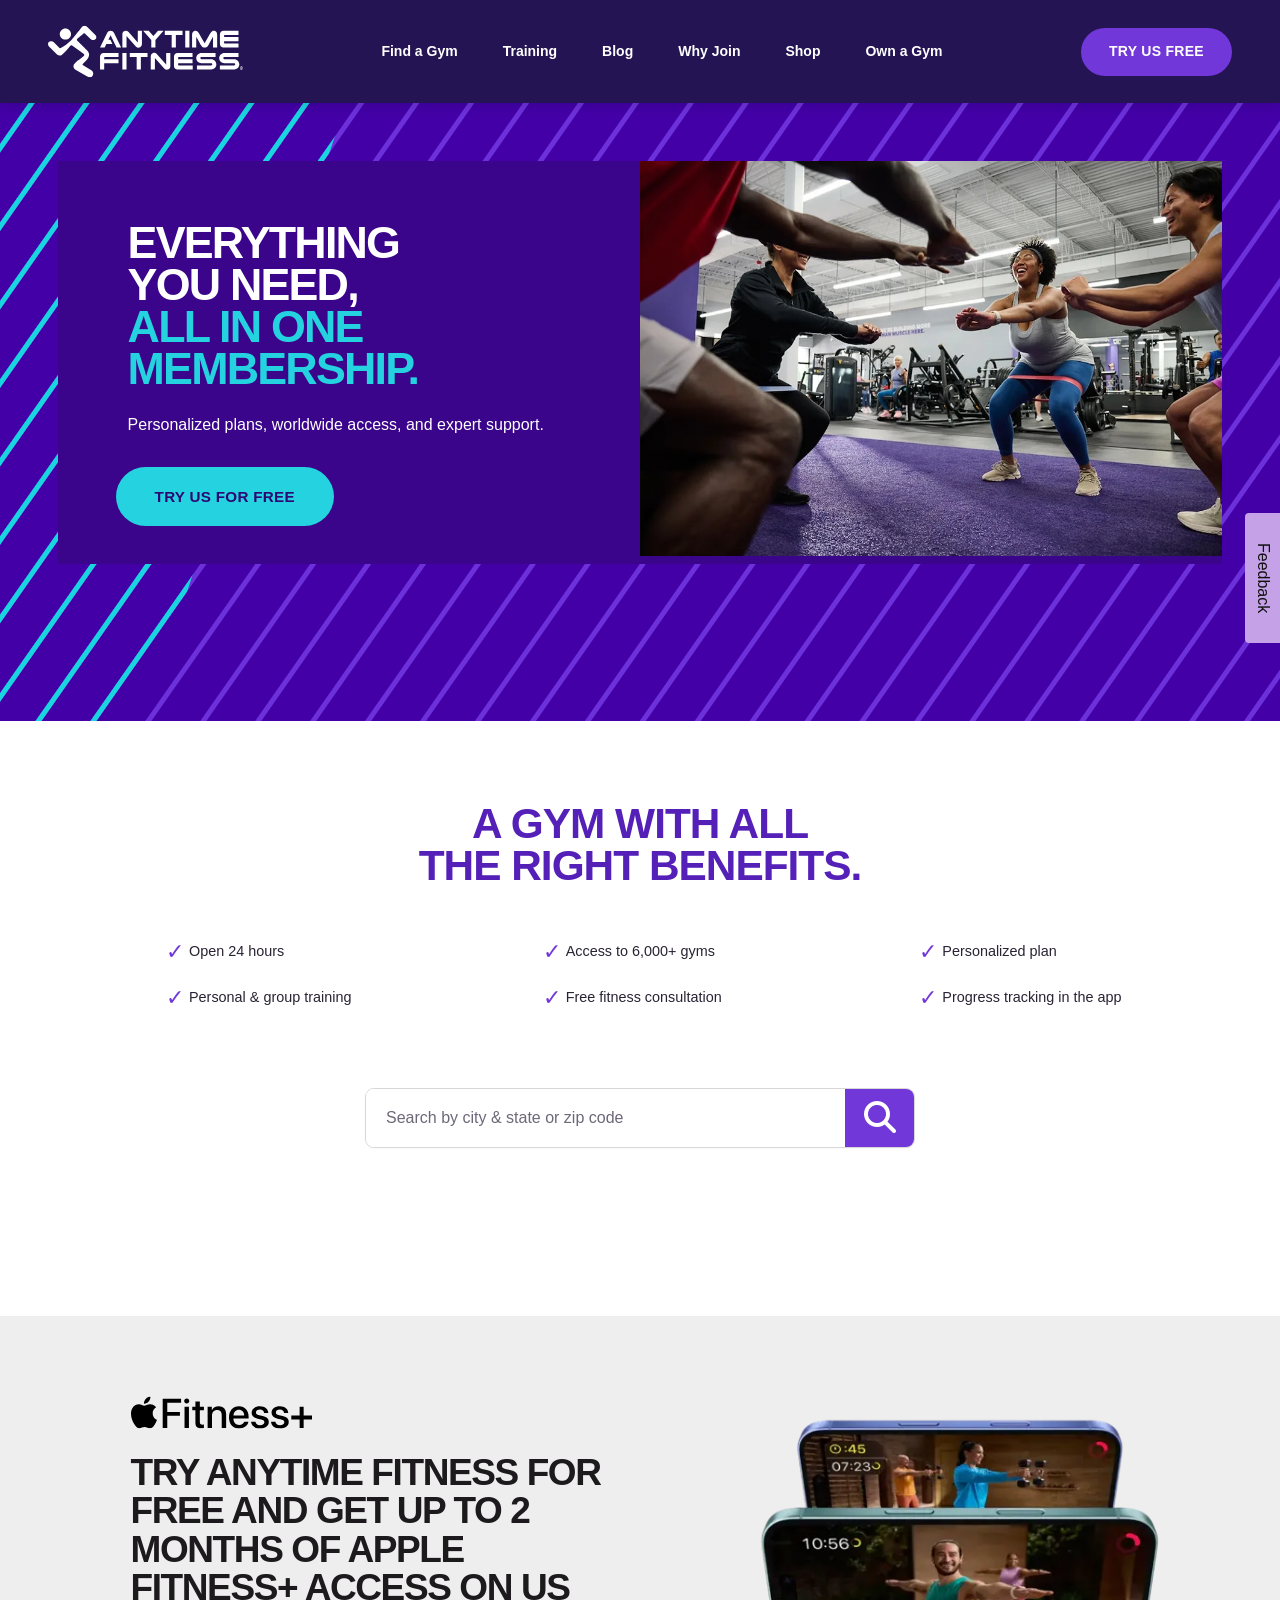
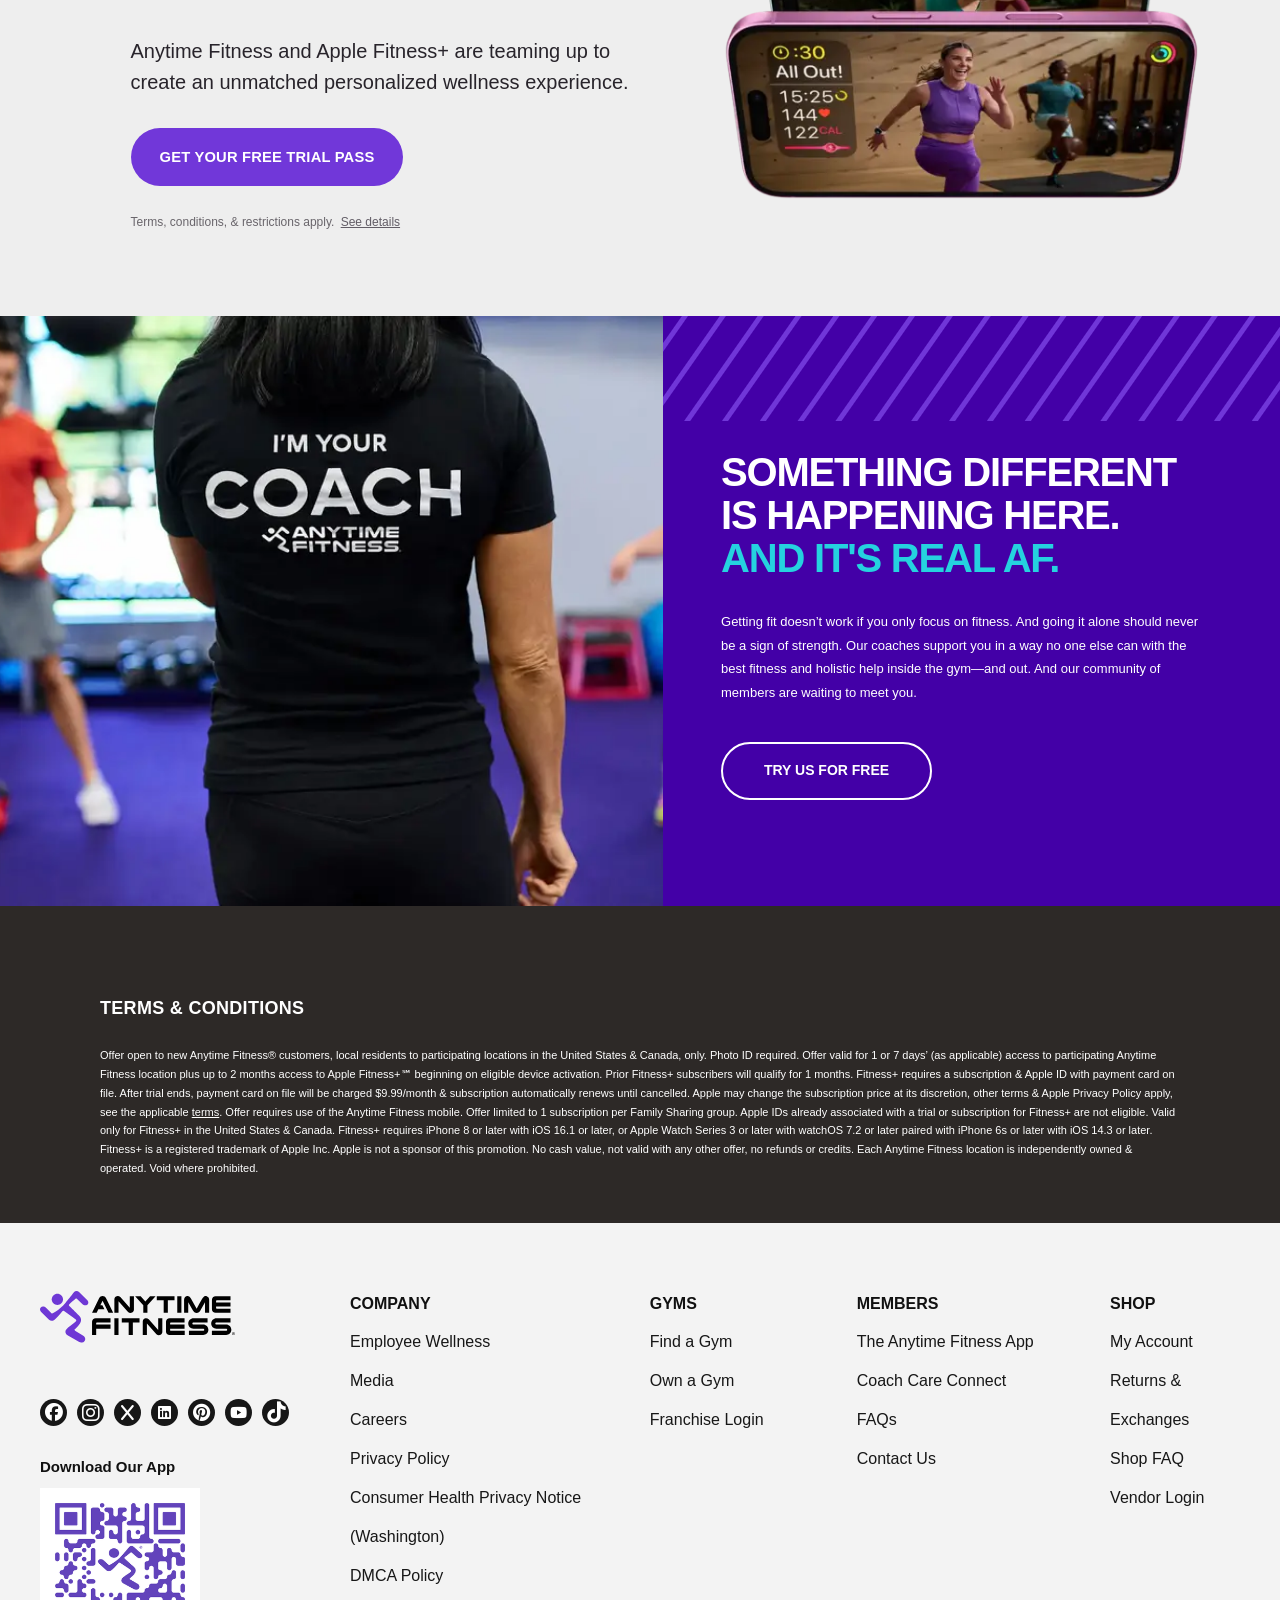
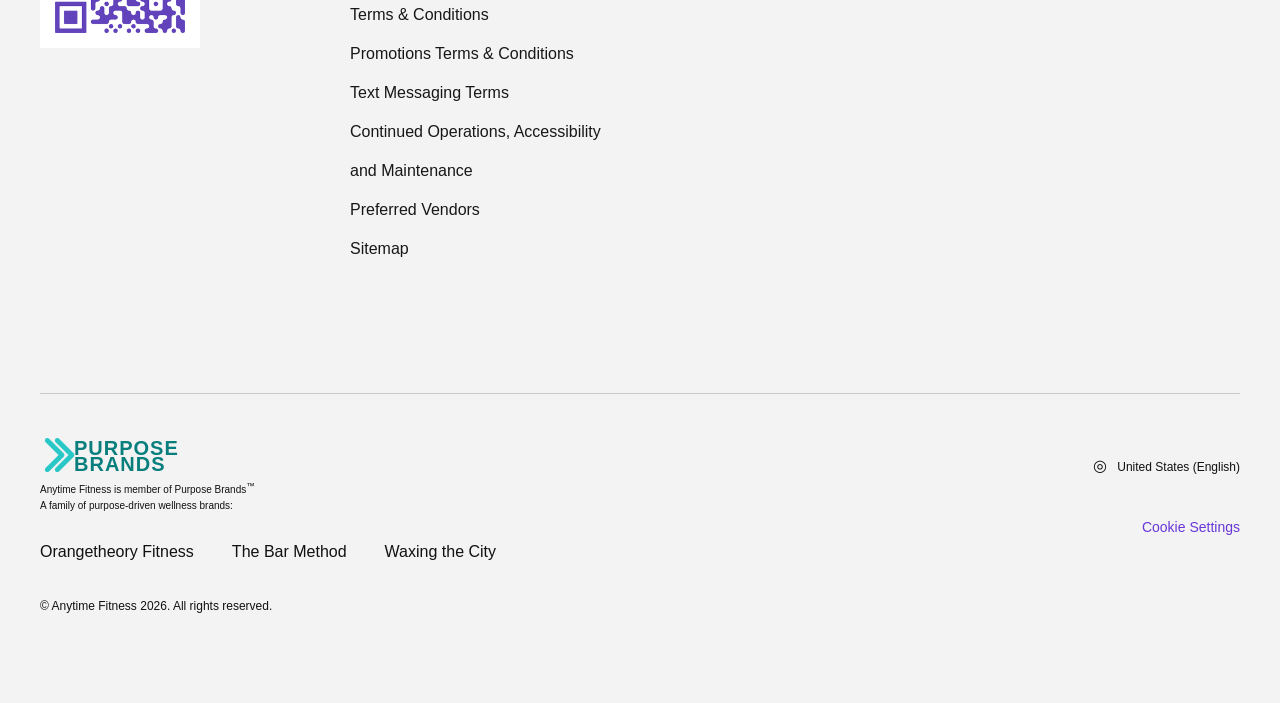
<file: final_project/index.html>
<!DOCTYPE html>
<html lang="en">
<head>
  <meta charset="UTF-8">
  <meta name="viewport" content="width=device-width, initial-scale=1.0">
  <title>Anytime Fitness | your local gym & fitness Destination</title>
  <link rel="icon" type="images/favicon.svg" href="images/favicon.svg">
  <link rel="stylesheet"
  href="https://cdnjs.cloudflare.com/ajax/libs/font-awesome/6.7.2/css/all.min.css">
  <!-- CSS -->
  <link rel="stylesheet" href="styles.css">
</head>

<body>

  <!-- ================= HEADER ================= -->

  <header class="header">

    <div class="header-inner">

      <!-- LOGO -->
      <a href="index.html" class="logo">
        <img
          src="images/logo.svg"
          alt="Anytime Fitness"
          class="logo-svg"
        >
      </a>


      <!-- NAVIGATION -->
      <nav class="nav">

        <ul>

          <li>
            <a href="find_a_Gyme.html">Find a Gym</a>
          </li>

          <li>
            <a href="traning.html">Training</a>
          </li>

          <li>
            <a href="blog.html">Blog</a>
          </li>

          <li>
            <a href="why_join.html">Why Join</a>
          </li>

          <li>
            <a href="shop.html">Shop</a>
          </li>

          <li>
            <a href="own_a_gym.html">Own a Gym</a>
          </li>

        </ul>

      </nav>


      <!-- TRY US FREE -->
      <a href="try-us.html" class="btn btn-try">
        TRY US FREE
      </a>

    </div>

  </header>



  <!-- ================= HERO ================= -->

  <section class="hero">

    <div class="hero-content">


      <!-- LEFT SIDE -->
      <h1>
        EVERYTHING<br>
        YOU NEED,<br>
        <span>ALL IN ONE</span><br>
        <span>MEMBERSHIP.</span>
      </h1>


      <p class="hero-sub">
        Personalized plans, worldwide access, and expert support.
      </p>


      <a href="#" class="btn">
        TRY US FOR FREE
      </a>


      <!-- RIGHT SIDE IMAGE -->
      <div class="hero-media"></div>

    </div>

  </section>


<!-- ================= BENEFITS ================= -->

<section class="benefits-section" id="gym">

  <div class="benefits-container">

    <!-- HEADING -->
    <h2 class="benefits-title">
      A GYM WITH ALL<br>
      THE RIGHT BENEFITS.
    </h2>


    <!-- BENEFITS LIST -->
    <div class="benefits-grid">

      <!-- COLUMN 1 -->
      <div class="benefit-column">

        <div class="benefit-item">
          <span class="benefit-check">✓</span>
          <span>Open 24 hours</span>
        </div>

        <div class="benefit-item">
          <span class="benefit-check">✓</span>
          <span>Personal &amp; group training</span>
        </div>

      </div>


      <!-- COLUMN 2 -->
      <div class="benefit-column">

        <div class="benefit-item">
          <span class="benefit-check">✓</span>
          <span>Access to 6,000+ gyms</span>
        </div>

        <div class="benefit-item">
          <span class="benefit-check">✓</span>
          <span>Free fitness consultation</span>
        </div>

      </div>


      <!-- COLUMN 3 -->
      <div class="benefit-column">

        <div class="benefit-item">
          <span class="benefit-check">✓</span>
          <span>Personalized plan</span>
        </div>

        <div class="benefit-item">
          <span class="benefit-check">✓</span>
          <span>Progress tracking in the app</span>
        </div>

      </div>

    </div>


    <!-- SEARCH BOX -->
    <div class="gym-search1">

      <input
        type="text"
        placeholder="Search by city &amp; state or zip code"
      >

      <button type="button" aria-label="Search">
        <span><i class="fa-solid fa-magnifying-glass"></i></span>
      </button>

    </div>

  </div>

</section>


<!-- ================= APPLE FITNESS+ ================= -->

<section class="fitness-plus">

  <div class="fitness-plus-container">

    <!-- LEFT CONTENT -->
    <div class="fitness-plus-content">

      <div class="apple-fitness-logo">
        <span class="apple-symbol"><img src="images/apple-fitness-logo.svg" alt=""></span>
      </div>


      <h2>
        TRY ANYTIME FITNESS FOR<br>
        FREE AND GET UP TO 2<br>
        MONTHS OF APPLE<br>
        FITNESS+ ACCESS ON US
      </h2>


      <p class="fitness-description">
        Anytime Fitness and Apple Fitness+ are teaming up to create an
        unmatched personalized wellness experience.
      </p>


      <a href="#" class="fitness-button">
        GET YOUR FREE TRIAL PASS
      </a>


      <p class="fitness-terms">
        Terms, conditions, &amp; restrictions apply.
        <a href="#">See details</a>
      </p>

    </div>


    <!-- RIGHT IMAGE -->
    <div class="fitness-plus-image">

      <img
        src="images/apple-banner.webp"
        alt="Apple Fitness Plus workouts"
      >

    </div>

  </div>

</section>

<section class="real">

  <div class="real-inner">

    <!-- LEFT IMAGE -->
    <div class="real-media">
      <img src="images/coach.webp" alt="Anytime Fitness Coach">
    </div>

    <!-- RIGHT PURPLE CONTENT -->
    <div class="real-text">

      <h2 class="heading">
        SOMETHING DIFFERENT<br>
        IS HAPPENING HERE.<br>
        <span>AND IT'S REAL AF.</span>
      </h2>

      <p>
        Getting fit doesn’t work if you only focus on fitness.
        And going it alone should never be a sign of strength.
        Our coaches support you in a way no one else can
        with the best fitness and holistic help inside the
        gym—and out. And our community of members are
        waiting to meet you.
      </p>

      <a href="#" class="btn-purple">
        TRY US FOR FREE
      </a>

    </div>

  </div>

</section>
<section class="terms-section">
  <div class="terms-container">

    <h3>TERMS &amp; CONDITIONS</h3>

    <p>
      Offer open to new Anytime Fitness® customers, local residents to
      participating locations in the United States &amp; Canada, only.
      Photo ID required. Offer valid for 1 or 7 days’ (as applicable)
      access to participating Anytime Fitness location plus up to 2 months
      access to Apple Fitness+℠ beginning on eligible device activation.
      Prior Fitness+ subscribers will qualify for 1 months. Fitness+
      requires a subscription &amp; Apple ID with payment card on file.
      After trial ends, payment card on file will be charged $9.99/month
      &amp; subscription automatically renews until cancelled. Apple may
      change the subscription price at its discretion, other terms &amp;
      Apple Privacy Policy apply, see the applicable
      <a href="#">terms</a>. Offer requires use of the Anytime Fitness
      mobile. Offer limited to 1 subscription per Family Sharing group.
      Apple IDs already associated with a trial or subscription for
      Fitness+ are not eligible. Valid only for Fitness+ in the United
      States &amp; Canada. Fitness+ requires iPhone 8 or later with iOS
      16.1 or later, or Apple Watch Series 3 or later with watchOS 7.2
      or later paired with iPhone 6s or later with iOS 14.3 or later.
      Fitness+ is a registered trademark of Apple Inc. Apple is not a
      sponsor of this promotion. No cash value, not valid with any other
      offer, no refunds or credits. Each Anytime Fitness location is
      independently owned &amp; operated. Void where prohibited.
    </p>

  </div>
</section>
<!-- Feedback -->
<div class="af-feedback">
    Feedback
</div>
<!-- ================= FOOTER ================= -->
<footer class="footer">

  <!-- ================= FOOTER MAIN ================= -->

  <div class="footer-main">

    <!-- LEFT BRAND AREA -->
    <div class="footer-brand">

      <img
        src="images/logo2.svg"
        alt="Anytime Fitness"
        class="footer-logo"
      >

      <!-- SOCIAL ICONS -->
      <div class="socials">

        <a href="#" class="social facebook"><i class="fa-brands fa-facebook"></i></a>

        <a href="#" class="social instagram"><i class="fa-brands fa-instagram"></i></a>

        <a href="#" class="social x"><i class="fa-brands fa-x"></i></a>

        <a href="#" class="social linkedin"><i class="fa-brands fa-linkedin"></i></a>

        <a href="#" class="social pinterest"><i class="fa-brands fa-pinterest"></i></a>

        <a href="#" class="social youtube"><i class="fa-brands fa-youtube"></i></a>

        <a href="#" class="social tiktok"><i class="fa-brands fa-tiktok"></i></a>

      </div>


      <!-- APP -->
      <h4 class="download-title">
        Download Our App
      </h4>

      <div class="qr-box">

        <img
          src="images/qr.png"
          alt="Download Our App"
        >

      </div>

    </div>


    <!-- ================= COMPANY ================= -->

    <div class="footer-column company-column">

      <h4>COMPANY</h4>

      <ul>

        <li>
          <a href="#">Employee Wellness</a>
        </li>

        <li>
          <a href="#">Media</a>
        </li>

        <li>
          <a href="#">Careers</a>
        </li>

        <li>
          <a href="#">Privacy Policy</a>
        </li>

        <li>
          <a href="#">
            Consumer Health Privacy Notice
          </a>
        </li>

        <li>
          <a href="#">
            (Washington)
          </a>
        </li>

        <li>
          <a href="#">DMCA Policy</a>
        </li>

        <li>
          <a href="#">Terms &amp; Conditions</a>
        </li>

        <li>
          <a href="#">
            Promotions Terms &amp; Conditions
          </a>
        </li>

        <li>
          <a href="#">
            Text Messaging Terms
          </a>
        </li>

        <li>
          <a href="#">
            Continued Operations, Accessibility
          </a>
        </li>

        <li>
          <a href="#">
            and Maintenance
          </a>
        </li>

        <li>
          <a href="#">Preferred Vendors</a>
        </li>

        <li>
          <a href="#">Sitemap</a>
        </li>

      </ul>

    </div>


    <!-- ================= GYMS ================= -->

    <div class="footer-column gyms-column">

      <h4>GYMS</h4>

      <ul>

        <li>
          <a href="#gym">Find a Gym</a>
        </li>

        <li>
          <a href="#">Own a Gym</a>
        </li>

        <li>
          <a href="#">Franchise Login</a>
        </li>

      </ul>

    </div>


    <!-- ================= MEMBERS ================= -->

    <div class="footer-column members-column">

      <h4>MEMBERS</h4>

      <ul>

        <li>
          <a href="#">
            The Anytime Fitness App
          </a>
        </li>

        <li>
          <a href="#">
            Coach Care Connect
          </a>
        </li>

        <li>
          <a href="#">FAQs</a>
        </li>

        <li>
          <a href="#">Contact Us</a>
        </li>

      </ul>

    </div>


    <!-- ================= SHOP ================= -->

    <div class="footer-column shop-column">

      <h4>SHOP</h4>

      <ul>

        <li>
          <a href="#">My Account</a>
        </li>

        <li>
          <a href="#">
            Returns &amp;
          </a>
        </li>

        <li>
          <a href="#">
            Exchanges
          </a>
        </li>

        <li>
          <a href="#">Shop FAQ</a>
        </li>

        <li>
          <a href="#">Vendor Login</a>
        </li>

      </ul>

    </div>

  </div>


  <!-- ================= FOOTER BOTTOM ================= -->

  <div class="footer-bottom">

    <div class="bottom-left">

      <!-- PURPOSE BRANDS -->
      <div class="purpose1-logo">

        <span class="purpose1-arrows"><i class="fa-solid fa-chevron-right"></i>
          <i class="fa-solid fa-chevron-right"></i></span>

        <span class="purpose1-text-logo">
          PURPOSE<br>
          BRANDS
        </span>

      </div>


      <p class="purpose1-description">
        Anytime Fitness is member of Purpose Brands<sup>™</sup><br>
        A family of purpose-driven wellness brands:
      </p>


      <div class="brand-links">

        <a href="#">
          Orangetheory Fitness
        </a>

        <a href="#">
          The Bar Method
        </a>

        <a href="#">
          Waxing the City
        </a>

      </div>


      <p class="copyright">
        © Anytime Fitness 2026. All rights reserved.
      </p>

    </div>


    <!-- RIGHT -->
    <div class="bottom-right">

      <p class="language">
        <span>◎</span>
        United States (English)
      </p>

      <a href="#" class="cookie-settings">
        Cookie Settings
      </a>

    </div>

  </div>

</footer>


</body>
</html>
</file>
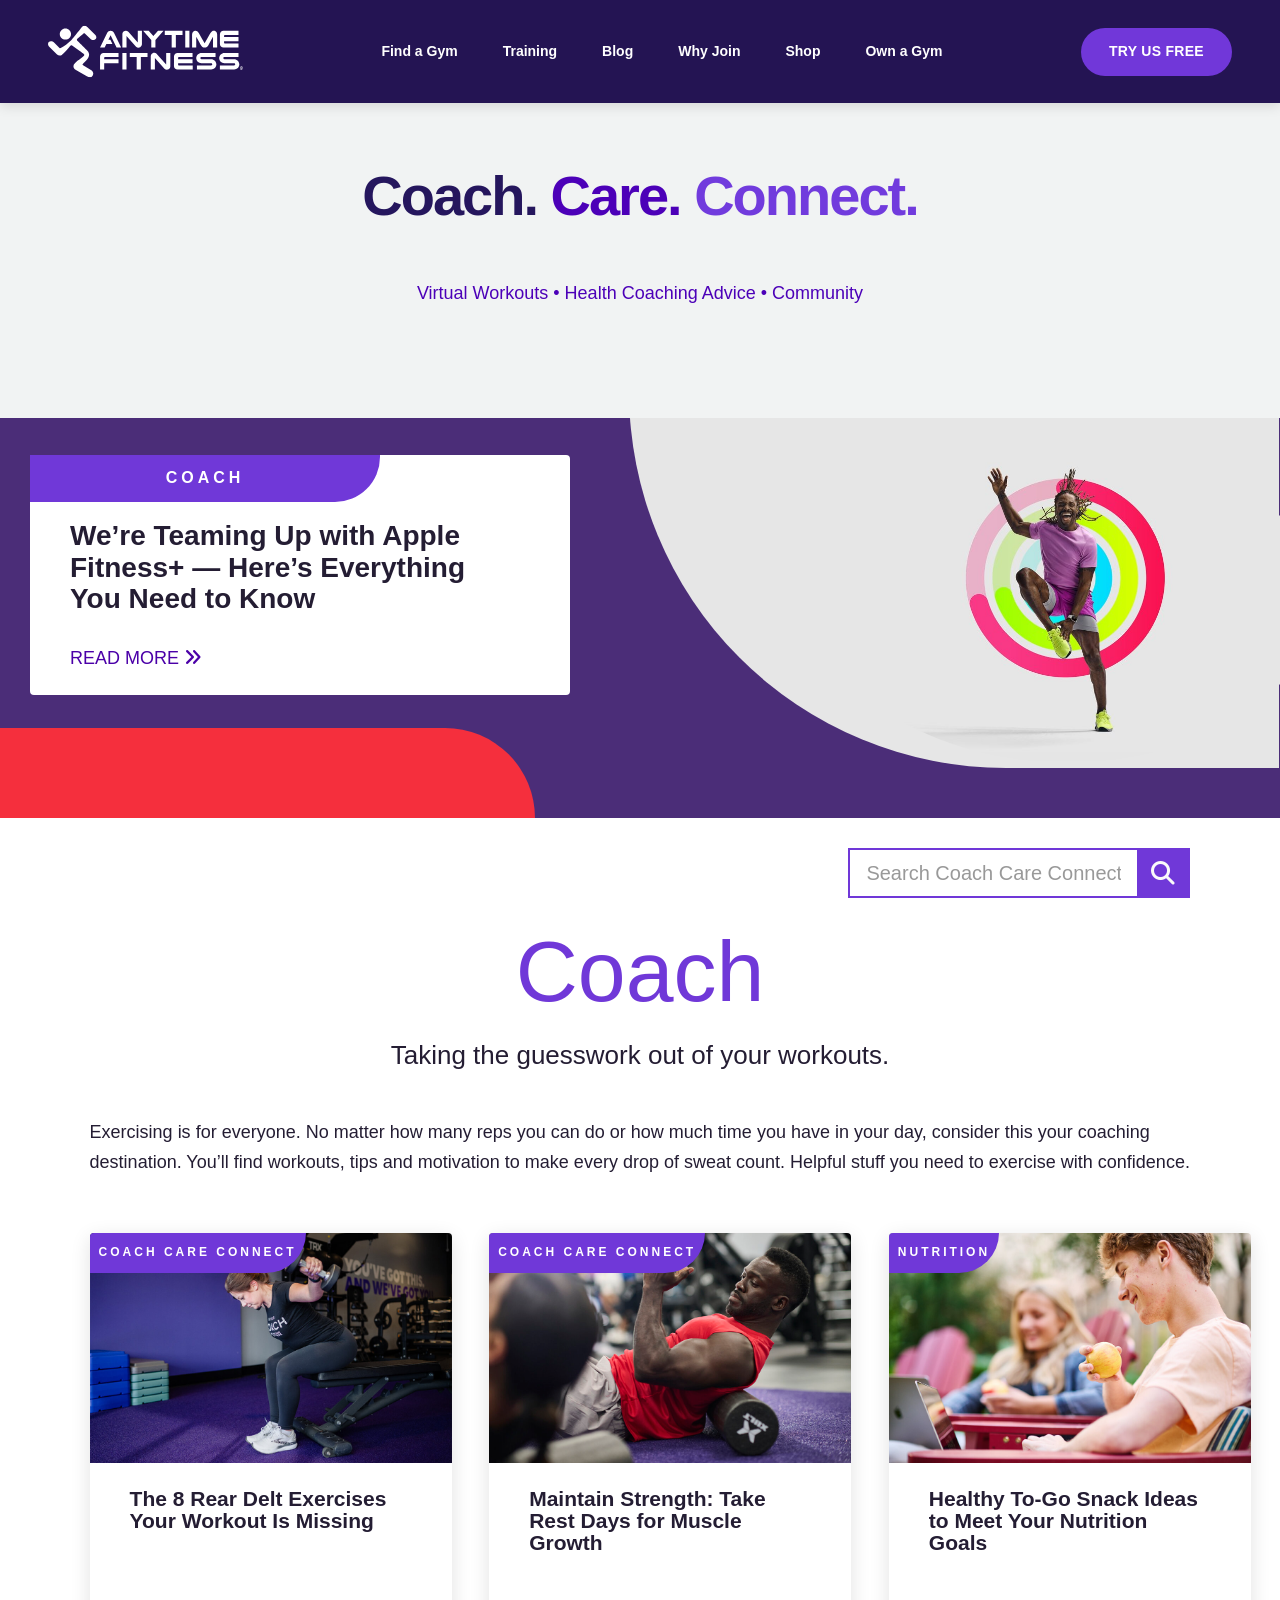
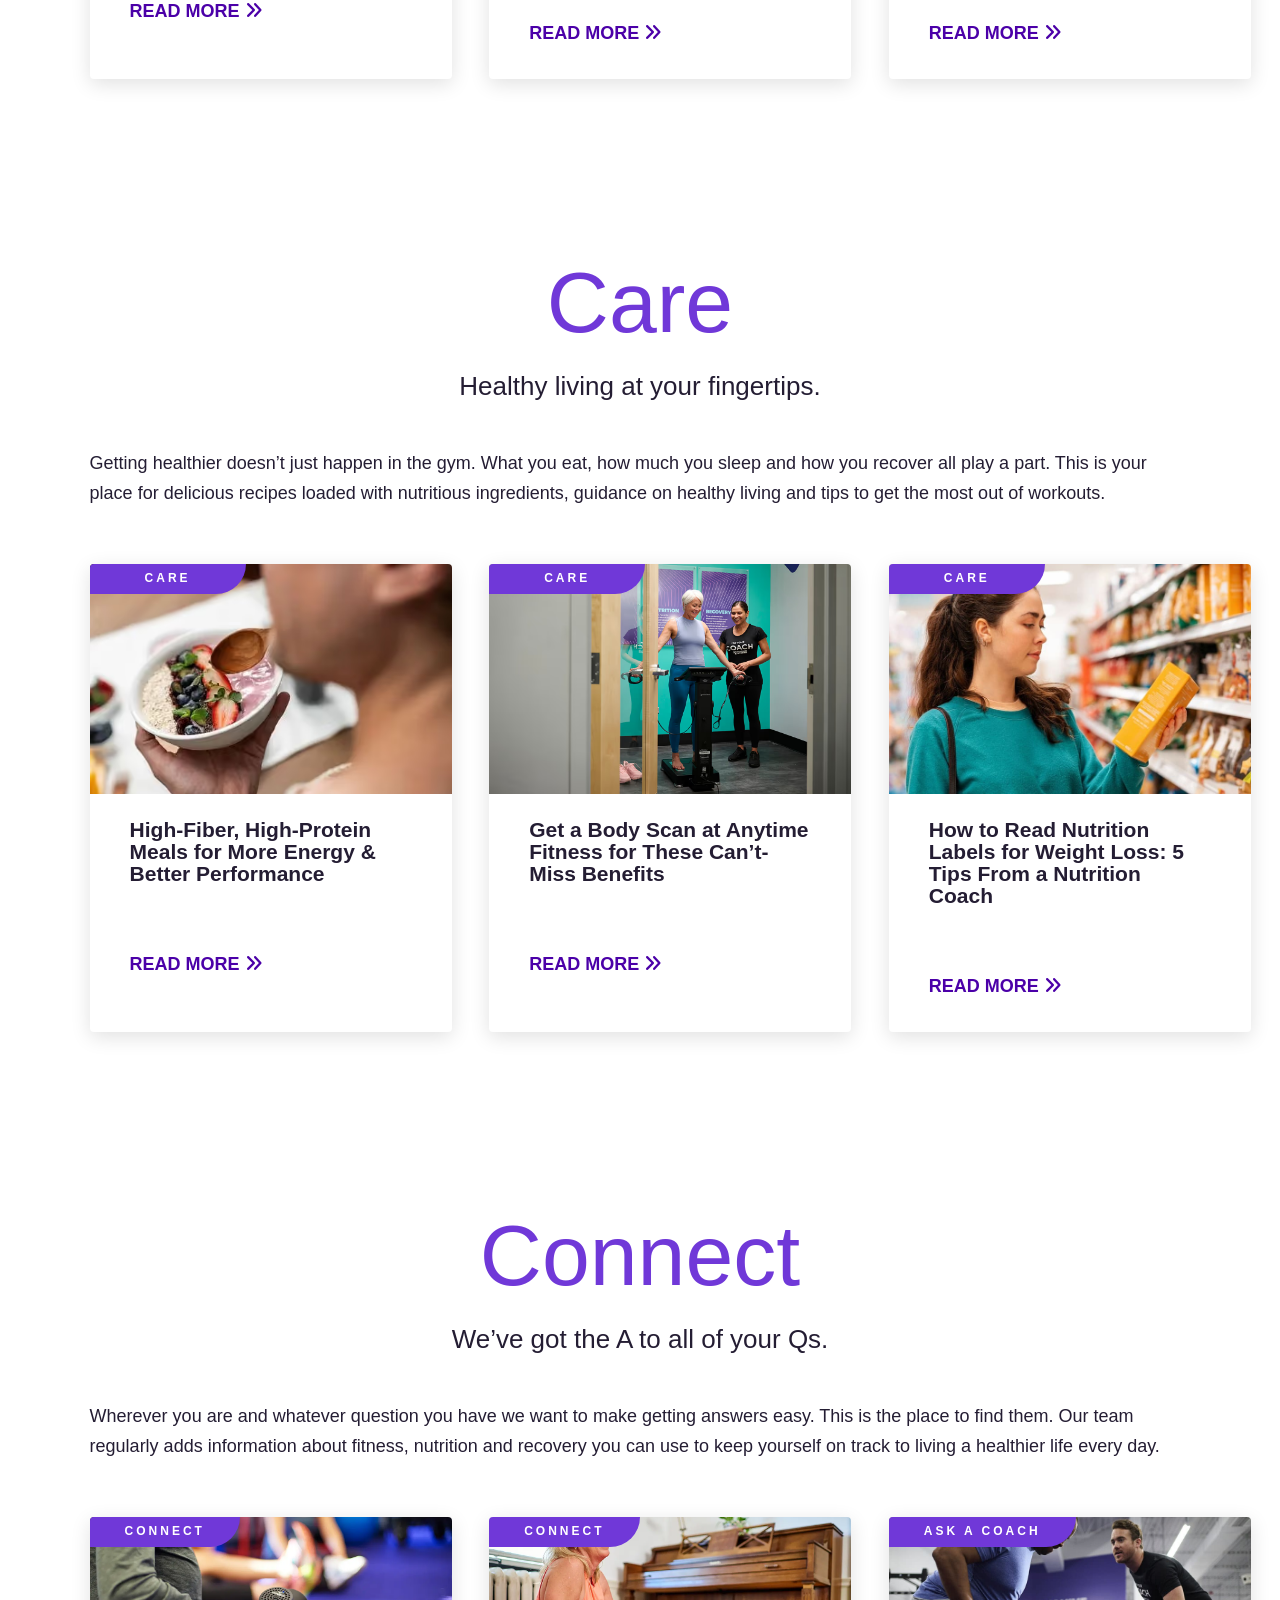
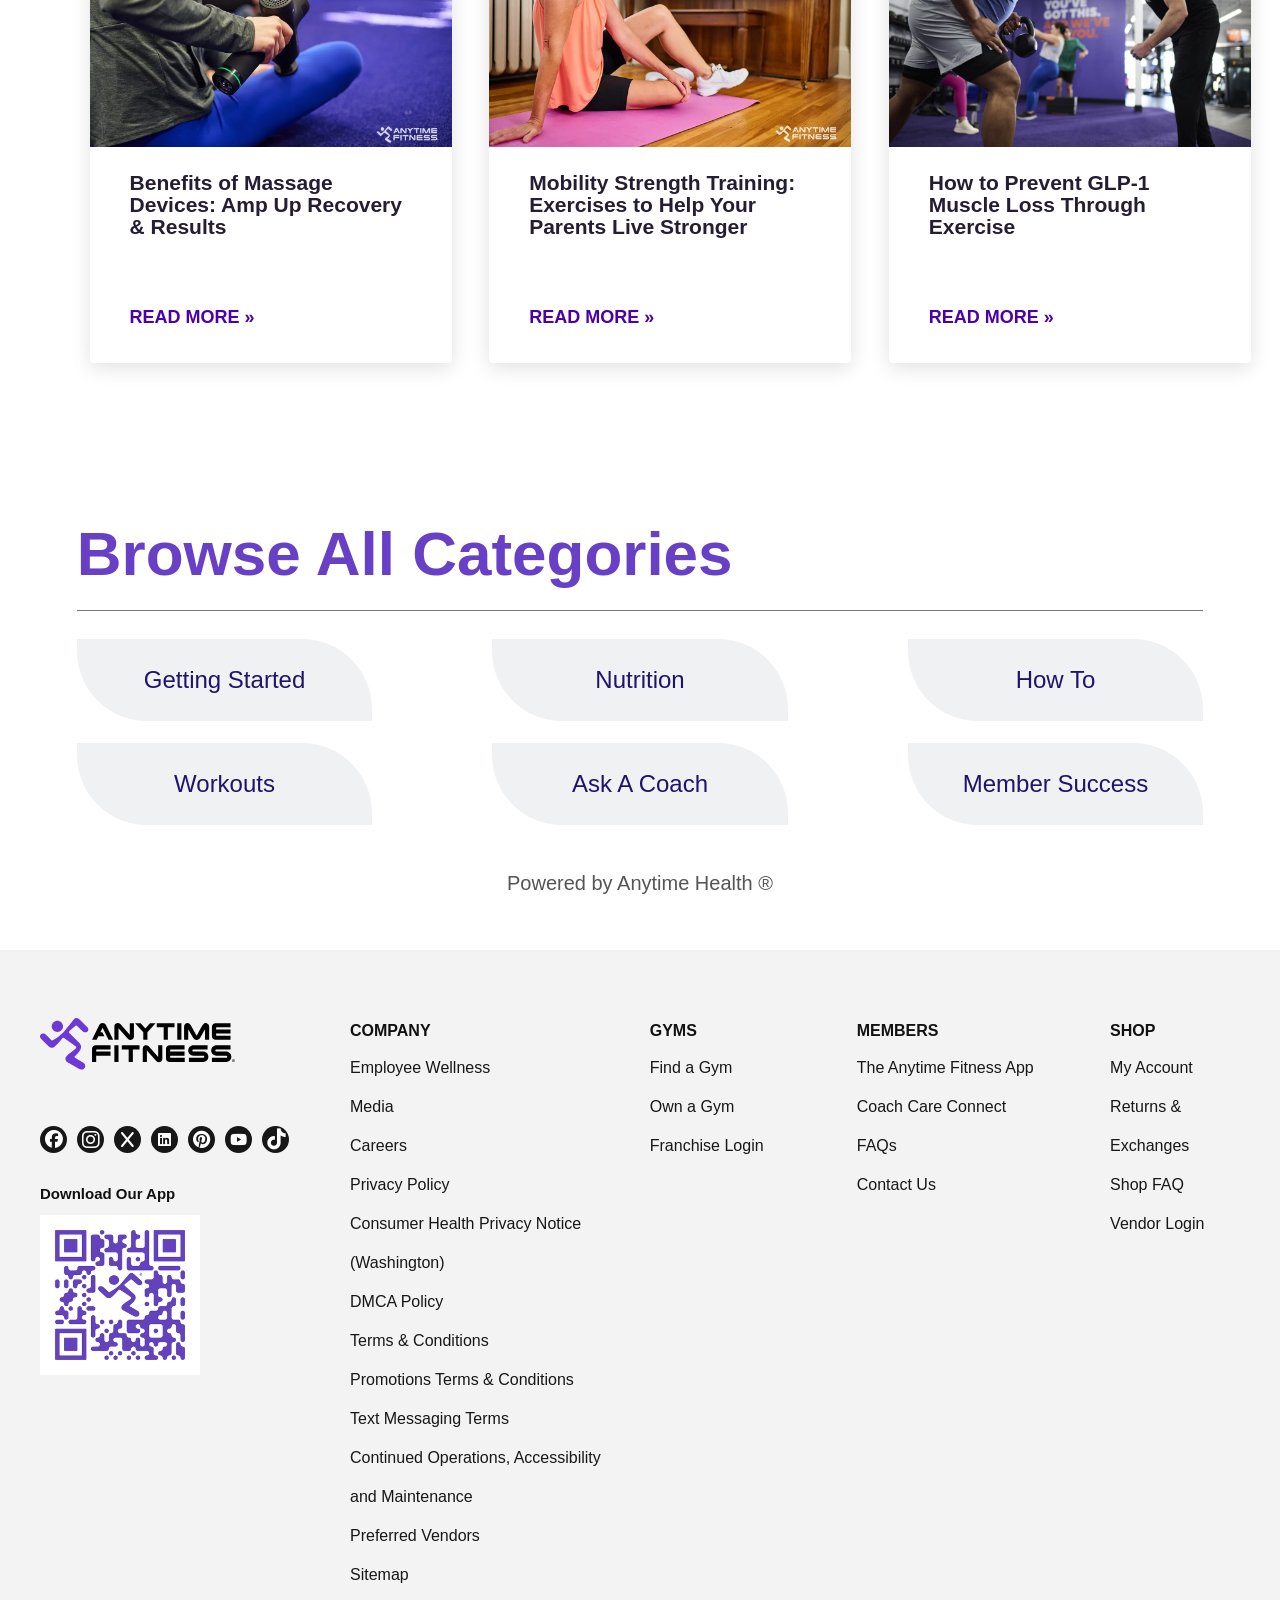
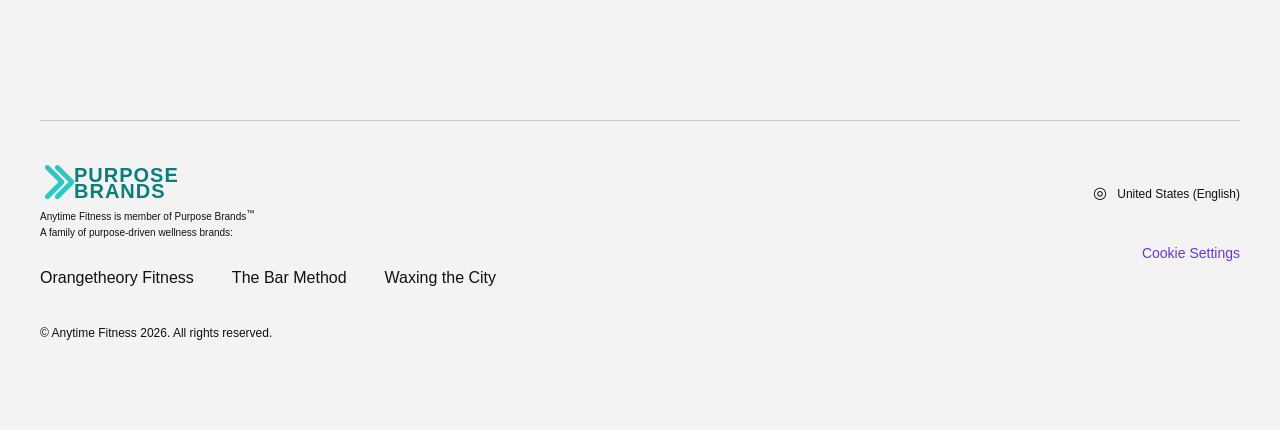
<file: final_project/blog.html>
<!DOCTYPE html>
<html lang="en">
<head>
    <meta charset="UTF-8">
    <meta name="viewport" content="width=device-width, initial-scale=1.0">
    <title>Coach Care Connect - Anytime Fitness</title>
    <link rel="icon" type="images/favicon.svg" href="images/favicon.svg">
    <link rel="stylesheet" href="styles.css">
    <link rel="stylesheet" href="https://cdnjs.cloudflare.com/ajax/libs/font-awesome/6.7.2/css/all.min.css">

</head>
<body>
    
  <!-- ================= HEADER ================= -->

  <header class="header">

    <div class="header-inner">

      <!-- LOGO -->
      <a href="index.html" class="logo">
        <img
          src="images/logo.svg"
          alt="Anytime Fitness"
          class="logo-svg"
        >
      </a>


      <!-- NAVIGATION -->
      <nav class="nav">

        <ul>

          <li>
            <a href="find_a_Gyme.html">Find a Gym</a>
          </li>

          <li>
            <a href="traning.html">Training</a>
          </li>

          <li>
            <a href="blog.html">Blog</a>
          </li>

          <li>
            <a href="why_join.html">Why Join</a>
          </li>

          <li>
            <a href="shop.html">Shop</a>
          </li>

          <li>
            <a href="own_a_gym.html">Own a Gym</a>
          </li>

        </ul>

      </nav>


      <!-- TRY US FREE -->
      <a href="try-us.html" class="btn btn-try">
        TRY US FREE
      </a>

    </div>

  </header>

  <section class="coach-connect">
    <h1>
        <span>Coach.</span>
        <span>Care.</span>
        <span>Connect.</span>
    </h1>

    <p>Virtual Workouts • Health Coaching Advice • Community</p>
</section>

<section class="coach-care-connect">

    <!-- ================= COACH HERO ================= -->
    <div class="ccc-hero">
        <div class="ccc-hero-content">
            <span class="ccc-label">COACH</span>

            <h2>
                We’re Teaming Up with Apple<br>
                Fitness+ — Here’s Everything<br>
                You Need to Know
            </h2>

            <a href="#" class="read-more" >READ MORE <i class="fa-solid fa-angles-right"></i></a>
        </div>

        <div class="ccc-hero-image">
            <img src="images/fitness-plus-hero-bakari-1600-1024x639.jpeg" alt="Fitness Coach">
        </div>
        
    </div>
    

    <!-- ================= COACH ================= -->
    <div class="ccc-section">

        <div class="ccc-heading">
            <h1>Coach</h1>
            <h3>Taking the guesswork out of your workouts.</h3>

            <p>
                Exercising is for everyone. No matter how many reps you can do
                or how much time you have in your day, consider this your
                coaching destination. You’ll find workouts, tips and motivation
                to make every drop of sweat count. Helpful stuff you need to
                exercise with confidence.
            </p>
        </div>
        <div class="coach-search">
    <input type="text" placeholder="Search Coach Care Connect">
    <button><i class="fa-solid fa-magnifying-glass"></i></button>
</div>

        <div class="ccc-cards">

            <div class="ccc-card">
                <div class="card-image">
                    <img src="images/ANYTIME_FITNESS_Blog_Rear-Delt-Exercises-HERO-1024x683.jpeg" alt="">
                    <span>COACH CARE CONNECT</span>
                </div>

                <div class="card-content">
                    <h2>The 8 Rear Delt Exercises Your Workout Is Missing</h2>
                    <a href="#">READ MORE <i class="fa-solid fa-angles-right"></i></a>
                </div>
            </div>


            <div class="ccc-card">
                <div class="card-image">
                    <img src="images/ANYTIME_FITNESS_Blog_Rest-Days-For-Muscle-Growth-1-HERO-1024x683.jpeg" alt="">
                    <span>COACH CARE CONNECT</span>
                </div>

                <div class="card-content">
                    <h2>
                        Maintain Strength: Take Rest Days for Muscle Growth
                    </h2>
                    <a href="#">READ MORE <i class="fa-solid fa-angles-right"></i></a>
                </div>
            </div>


            <div class="ccc-card">
                <div class="card-image">
                    <img src="images/ANYTIME_FITNESS_Blog_Healthy-Grab-and-Go-Snacks-1-HERO-1024x681.jpeg" alt="">
                    <span>NUTRITION</span>
                </div>

                <div class="card-content">
                    <h2>
                        Healthy To-Go Snack Ideas to Meet Your Nutrition Goals
                    </h2>
                    <a href="#">READ MORE <i class="fa-solid fa-angles-right"></i></a>
                </div>
            </div>

        </div>
    </div>


    <!-- ================= CARE ================= -->
    <div class="ccc-section">

        <div class="ccc-heading">
            <h1>Care</h1>
            <h3>Healthy living at your fingertips.</h3>

            <p>
                Getting healthier doesn’t just happen in the gym. What you eat,
                how much you sleep and how you recover all play a part. This is
                your place for delicious recipes loaded with nutritious
                ingredients, guidance on healthy living and tips to get the
                most out of workouts.
            </p>
        </div>


        <div class="ccc-cards">

            <div class="ccc-card">
                <div class="card-image">
                    <img src="images/AF_Blog_Fibermaxxing_HERO-c-p-500.avif" alt="">
                    <span class="spancare">CARE</span>
                </div>

                <div class="card-content">
                    <h2>
                        High-Fiber, High-Protein Meals for More Energy &
                        Better Performance
                    </h2>

                    <a href="#">READ MORE <i class="fa-solid fa-angles-right"></i></a>
                </div>
            </div>


            <div class="ccc-card">
                <div class="card-image">
                    <img src="images/AF_Blog_Evolt-Body-Scan-1-HERO.avif" alt="">
                    <span class="spancare">CARE</span>
                </div>

                <div class="card-content">
                    <h2>
                        Get a Body Scan at Anytime Fitness for These
                        Can’t-Miss Benefits
                    </h2>

                    <a href="#">READ MORE <i class="fa-solid fa-angles-right"></i></a>
                </div>
            </div>


            <div class="ccc-card">
                <div class="card-image">
                    <img src="images/ANYTIME_FITNESS_Blog_How-to-Read-Nutrition-Labels_1-HERO-thumb.jpeg" alt="">
                    <span class="spancare">CARE</span>
                </div>

                <div class="card-content">
                    <h2>
                        How to Read Nutrition Labels for Weight Loss:
                        5 Tips From a Nutrition Coach
                    </h2>

                    <a href="#">READ MORE <i class="fa-solid fa-angles-right"></i></a>
                </div>
            </div>

        </div>
    </div>


    <!-- ================= CONNECT ================= -->
    <div class="ccc-section">

        <div class="ccc-heading">
            <h1 >Connect</h1>
            <h3>We’ve got the A to all of your Qs.</h3>

            <p>
                Wherever you are and whatever question you have we want to
                make getting answers easy. This is the place to find them.
                Our team regularly adds information about fitness, nutrition
                and recovery you can use to keep yourself on track to living
                a healthier life every day.
            </p>
        </div>


        <div class="ccc-cards">

            <div class="ccc-card">
                <div class="card-image">
                    <img src="images/AF_Blog_Benefits of Massage Devices_HERO.webp" alt="">
                    <span class="span33">CONNECT</span>
                </div>

                <div class="card-content">
                    <h2>
                        Benefits of Massage Devices: Amp Up Recovery &
                        Results
                    </h2>

                    <a href="#">READ MORE »</a>
                </div>
            </div>


            <div class="ccc-card">
                <div class="card-image">
                    <img src="images/AF_Blog_Strength-Tips-for-Aging-Parents_HERO.webp" alt="">
                    <span class="span33">CONNECT</span>
                </div>

                <div class="card-content">
                    <h2>
                        Mobility Strength Training: Exercises to Help
                        Your Parents Live Stronger
                    </h2>

                    <a href="#">READ MORE »</a>
                </div>
            </div>


            <div class="ccc-card">
                <div class="card-image">
                    <img src="images/ANYTIME_FITNESS_Blog_Exercises-on-GLP-1-HERO-1024x683-pg.jpeg" alt="">
                    <span class="span33">ASK A COACH</span>
                </div>

                <div class="card-content">
                    <h2>
                        How to Prevent GLP-1 Muscle Loss Through Exercise
                    </h2>

                    <a href="#">READ MORE »</a>
                </div>
            </div>

        </div>
    </div>


    <!-- ================= CATEGORIES ================= -->
    <div class="categories">

        <h1>Browse All Categories</h1>

        <div class="category-line"></div>

        <div class="category-grid">

            <a href="#">Getting Started</a>
            <a href="#">Nutrition</a>
            <a href="#">How To</a>

            <a href="#">Workouts</a>
            <a href="#">Ask A Coach</a>
            <a href="#">Member Success</a>

        </div>

        <p class="powered">
            Powered by Anytime Health ®
        </p>

    </div>

</section>

<!-- ================= FOOTER ================= -->
<footer class="footer">

  <!-- ================= FOOTER MAIN ================= -->

  <div class="footer-main">

    <!-- LEFT BRAND AREA -->
    <div class="footer-brand">

      <img
        src="images/logo2.svg"
        alt="Anytime Fitness"
        class="footer-logo"
      >

      <!-- SOCIAL ICONS -->
      <div class="socials">

        <a href="#" class="social facebook"><i class="fa-brands fa-facebook"></i></a>

        <a href="#" class="social instagram"><i class="fa-brands fa-instagram"></i></a>

        <a href="#" class="social x"><i class="fa-brands fa-x"></i></a>

        <a href="#" class="social linkedin"><i class="fa-brands fa-linkedin"></i></a>

        <a href="#" class="social pinterest"><i class="fa-brands fa-pinterest"></i></a>

        <a href="#" class="social youtube"><i class="fa-brands fa-youtube"></i></a>

        <a href="#" class="social tiktok"><i class="fa-brands fa-tiktok"></i></a>

      </div>


      <!-- APP -->
      <h4 class="download-title">
        Download Our App
      </h4>

      <div class="qr-box">

        <img
          src="images/qr.png"
          alt="Download Our App"
        >

      </div>

    </div>


    <!-- ================= COMPANY ================= -->

    <div class="footer-column company-column">

      <h4>COMPANY</h4>

      <ul>

        <li>
          <a href="#">Employee Wellness</a>
        </li>

        <li>
          <a href="#">Media</a>
        </li>

        <li>
          <a href="#">Careers</a>
        </li>

        <li>
          <a href="#">Privacy Policy</a>
        </li>

        <li>
          <a href="#">
            Consumer Health Privacy Notice
          </a>
        </li>

        <li>
          <a href="#">
            (Washington)
          </a>
        </li>

        <li>
          <a href="#">DMCA Policy</a>
        </li>

        <li>
          <a href="#">Terms &amp; Conditions</a>
        </li>

        <li>
          <a href="#">
            Promotions Terms &amp; Conditions
          </a>
        </li>

        <li>
          <a href="#">
            Text Messaging Terms
          </a>
        </li>

        <li>
          <a href="#">
            Continued Operations, Accessibility
          </a>
        </li>

        <li>
          <a href="#">
            and Maintenance
          </a>
        </li>

        <li>
          <a href="#">Preferred Vendors</a>
        </li>

        <li>
          <a href="#">Sitemap</a>
        </li>

      </ul>

    </div>


    <!-- ================= GYMS ================= -->

    <div class="footer-column gyms-column">

      <h4>GYMS</h4>

      <ul>

        <li>
          <a href="#gym">Find a Gym</a>
        </li>

        <li>
          <a href="#">Own a Gym</a>
        </li>

        <li>
          <a href="#">Franchise Login</a>
        </li>

      </ul>

    </div>


    <!-- ================= MEMBERS ================= -->

    <div class="footer-column members-column">

      <h4>MEMBERS</h4>

      <ul>

        <li>
          <a href="#">
            The Anytime Fitness App
          </a>
        </li>

        <li>
          <a href="#">
            Coach Care Connect
          </a>
        </li>

        <li>
          <a href="#">FAQs</a>
        </li>

        <li>
          <a href="#">Contact Us</a>
        </li>

      </ul>

    </div>


    <!-- ================= SHOP ================= -->

    <div class="footer-column shop-column">

      <h4>SHOP</h4>

      <ul>

        <li>
          <a href="#">My Account</a>
        </li>

        <li>
          <a href="#">
            Returns &amp;
          </a>
        </li>

        <li>
          <a href="#">
            Exchanges
          </a>
        </li>

        <li>
          <a href="#">Shop FAQ</a>
        </li>

        <li>
          <a href="#">Vendor Login</a>
        </li>

      </ul>

    </div>

  </div>


  <!-- ================= FOOTER BOTTOM ================= -->

  <div class="footer-bottom">

    <div class="bottom-left">

      <!-- PURPOSE BRANDS -->
      <div class="purpose1-logo">

        <span class="purpose1-arrows"><i class="fa-solid fa-chevron-right"></i>
          <i class="fa-solid fa-chevron-right"></i></span>

        <span class="purpose1-text-logo">
          PURPOSE<br>
          BRANDS
        </span>

      </div>


      <p class="purpose1-description">
        Anytime Fitness is member of Purpose Brands<sup>™</sup><br>
        A family of purpose-driven wellness brands:
      </p>


      <div class="brand-links">

        <a href="#">
          Orangetheory Fitness
        </a>

        <a href="#">
          The Bar Method
        </a>

        <a href="#">
          Waxing the City
        </a>

      </div>


      <p class="copyright">
        © Anytime Fitness 2026. All rights reserved.
      </p>

    </div>


    <!-- RIGHT -->
    <div class="bottom-right">

      <p class="language">
        <span>◎</span>
        United States (English)
      </p>

      <a href="#" class="cookie-settings">
        Cookie Settings
      </a>

    </div>

  </div>

</footer>
    
    
</body>
</html>
</file>
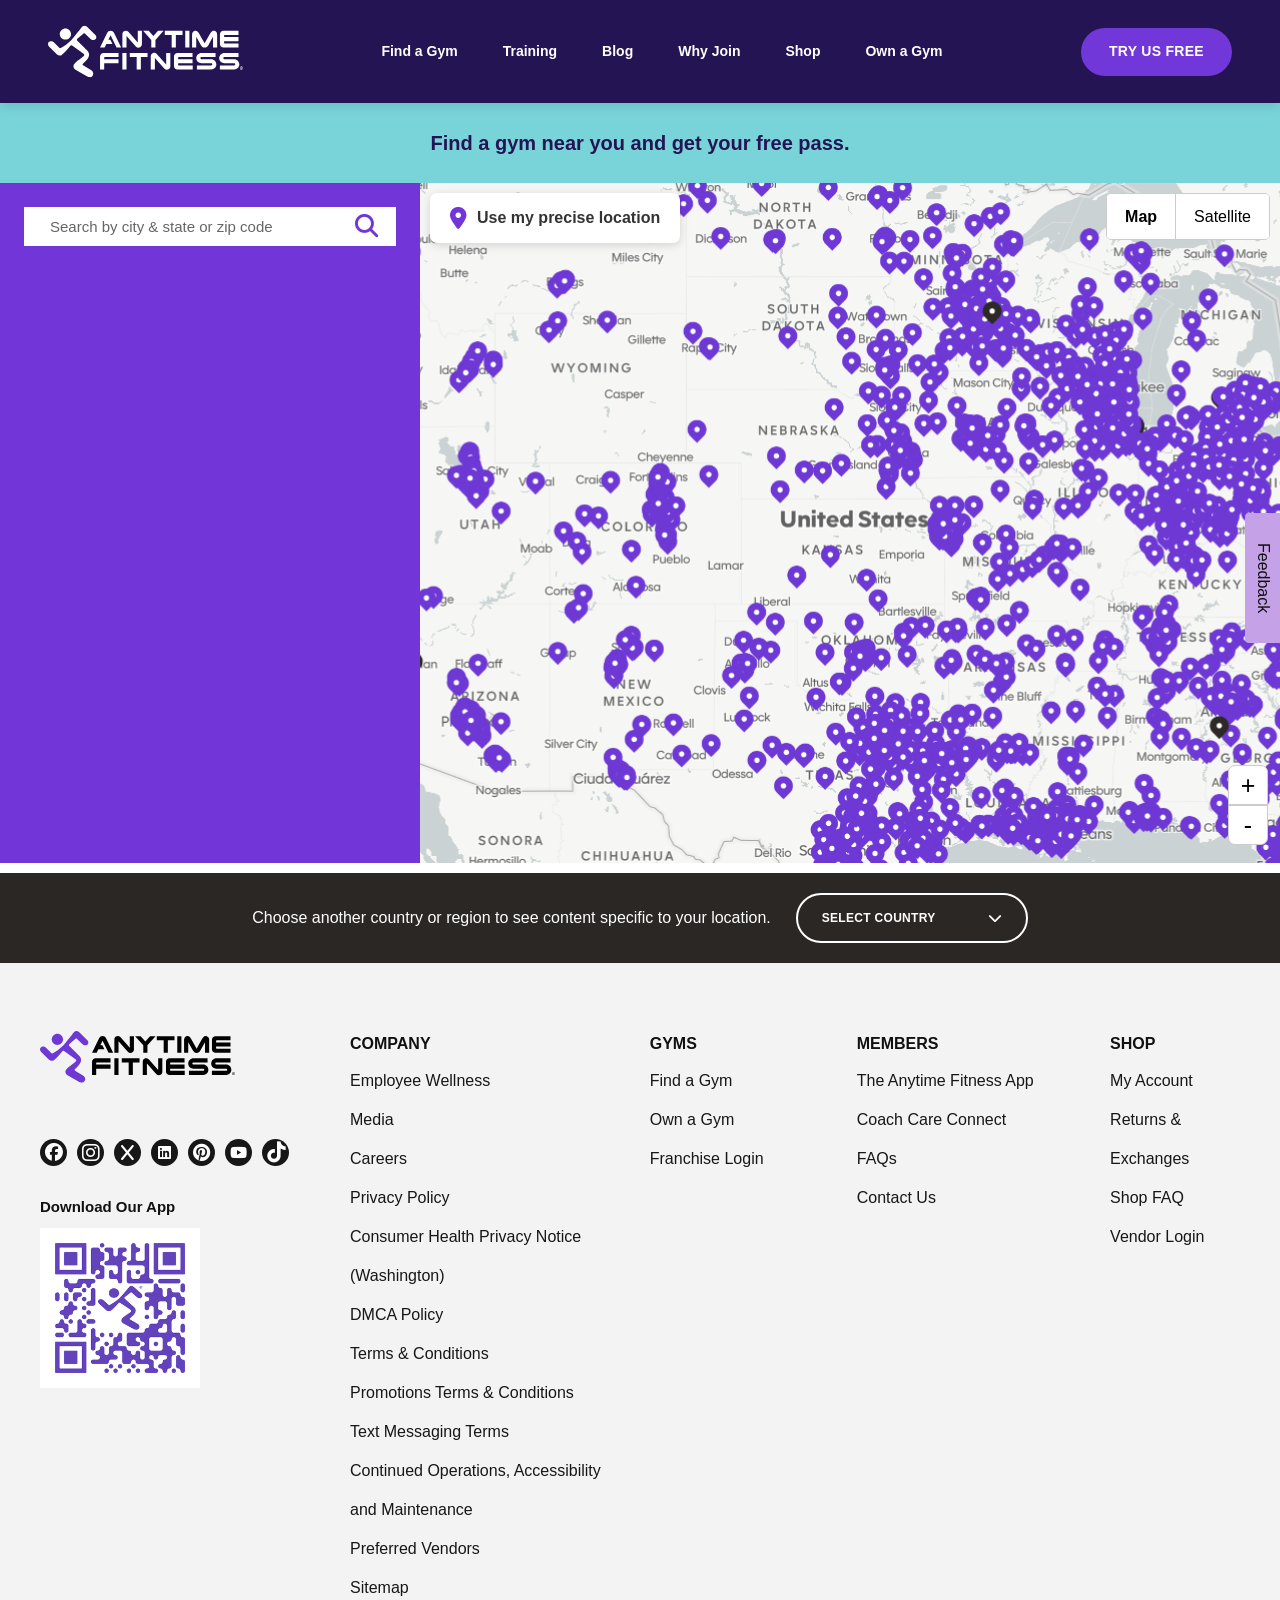
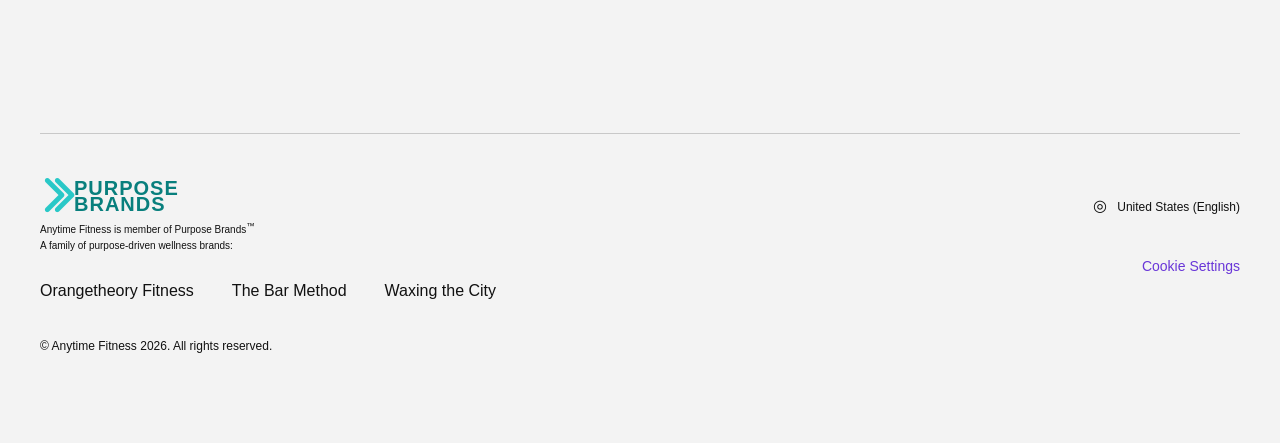
<file: final_project/find_a_Gyme.html>
<!DOCTYPE html>
<html lang="en">
<head>
    <meta charset="UTF-8">
    <meta name="viewport" content="width=device-width, initial-scale=1.0">
    <title>All Gyme locations - anytime fitness</title>
     <link rel="icon" type="images/favicon.svg" href="images/favicon.svg">
    <link rel="stylesheet" href="styles.css">
    <link rel="stylesheet" href="https://cdnjs.cloudflare.com/ajax/libs/font-awesome/6.7.2/css/all.min.css">
</head>
<body>
    
  <!-- ================= HEADER ================= -->

  <header class="header">

    <div class="header-inner">

      <!-- LOGO -->
      <a href="index.html" class="logo">
        <img
          src="images/logo.svg"
          alt="Anytime Fitness"
          class="logo-svg"
        >
      </a>


      <!-- NAVIGATION -->
      <nav class="nav">

        <ul>

          <li>
            <a href="find_a_Gyme.html">Find a Gym</a>
          </li>

          <li>
            <a href="traning.html">Training</a>
          </li>

          <li>
            <a href="blog.html">Blog</a>
          </li>

          <li>
            <a href="why_join.html">Why Join</a>
          </li>

          <li>
            <a href="shop.html">Shop</a>
          </li>

          <li>
            <a href="own_a_gym.html">Own a Gym</a>
          </li>

        </ul>

      </nav>


      <!-- TRY US FREE -->
      <a href="try-us.html" class="btn btn-try">
        TRY US FREE
      </a>

    </div>

  </header>
  <!-- TOP TITLE -->

  <section class="find-gym">

  <div class="gym-title">
    <h1>Find a gym near you and get your free pass.</h1>
  </div>

  <div class="gym-content">

    <!-- LEFT PURPLE AREA -->
    <div class="gym-search">

      <div class="search-box">
        <input
          type="text"
          placeholder="Search by city & state or zip code"
        >

        <button type="button">
          <i class="fa-solid fa-magnifying-glass"></i>
        </button>
      </div>

    </div>


    <!-- MAP IMAGE -->
    <div class="gym-map">

      <button class="location-btn" type="button">
  <i class="fa-solid fa-location-dot"></i>
  <span>Use my precise location</span>
</button>

      <div class="map-switch">
        <button class="active">Map</button>
        <button>Satellite</button>
      </div>

      <div class="map-controls">
        <button>+</button>
        <button>-</button>
      </div>

    </div>

  </div>

</section>

<section class="country-bar">

  <div class="country-content">

    <p>
      Choose another country or region to see content specific to your location.
    </p>

    <button class="country-btn" type="button">
      <span>SELECT COUNTRY</span>
      <i class="fa-solid fa-chevron-down"></i>
    </button>

  </div>

</section>
<!-- Feedback -->
<div class="af-feedback">
    Feedback
</div>
<!-- ================= FOOTER ================= -->
<footer class="footer">

  <!-- ================= FOOTER MAIN ================= -->

  <div class="footer-main">

    <!-- LEFT BRAND AREA -->
    <div class="footer-brand">

      <img
        src="images/logo2.svg"
        alt="Anytime Fitness"
        class="footer-logo"
      >

      <!-- SOCIAL ICONS -->
      <div class="socials">

        <a href="#" class="social facebook"><i class="fa-brands fa-facebook"></i></a>

        <a href="#" class="social instagram"><i class="fa-brands fa-instagram"></i></a>

        <a href="#" class="social x"><i class="fa-brands fa-x"></i></a>

        <a href="#" class="social linkedin"><i class="fa-brands fa-linkedin"></i></a>

        <a href="#" class="social pinterest"><i class="fa-brands fa-pinterest"></i></a>

        <a href="#" class="social youtube"><i class="fa-brands fa-youtube"></i></a>

        <a href="#" class="social tiktok"><i class="fa-brands fa-tiktok"></i></a>

      </div>


      <!-- APP -->
      <h4 class="download-title">
        Download Our App
      </h4>

      <div class="qr-box">

        <img
          src="images/qr.png"
          alt="Download Our App"
        >

      </div>

    </div>


    <!-- ================= COMPANY ================= -->

    <div class="footer-column company-column">

      <h4>COMPANY</h4>

      <ul>

        <li>
          <a href="#">Employee Wellness</a>
        </li>

        <li>
          <a href="#">Media</a>
        </li>

        <li>
          <a href="#">Careers</a>
        </li>

        <li>
          <a href="#">Privacy Policy</a>
        </li>

        <li>
          <a href="#">
            Consumer Health Privacy Notice
          </a>
        </li>

        <li>
          <a href="#">
            (Washington)
          </a>
        </li>

        <li>
          <a href="#">DMCA Policy</a>
        </li>

        <li>
          <a href="#">Terms &amp; Conditions</a>
        </li>

        <li>
          <a href="#">
            Promotions Terms &amp; Conditions
          </a>
        </li>

        <li>
          <a href="#">
            Text Messaging Terms
          </a>
        </li>

        <li>
          <a href="#">
            Continued Operations, Accessibility
          </a>
        </li>

        <li>
          <a href="#">
            and Maintenance
          </a>
        </li>

        <li>
          <a href="#">Preferred Vendors</a>
        </li>

        <li>
          <a href="#">Sitemap</a>
        </li>

      </ul>

    </div>


    <!-- ================= GYMS ================= -->

    <div class="footer-column gyms-column">

      <h4>GYMS</h4>

      <ul>

        <li>
          <a href="#gym">Find a Gym</a>
        </li>

        <li>
          <a href="#">Own a Gym</a>
        </li>

        <li>
          <a href="#">Franchise Login</a>
        </li>

      </ul>

    </div>


    <!-- ================= MEMBERS ================= -->

    <div class="footer-column members-column">

      <h4>MEMBERS</h4>

      <ul>

        <li>
          <a href="#">
            The Anytime Fitness App
          </a>
        </li>

        <li>
          <a href="#">
            Coach Care Connect
          </a>
        </li>

        <li>
          <a href="#">FAQs</a>
        </li>

        <li>
          <a href="#">Contact Us</a>
        </li>

      </ul>

    </div>


    <!-- ================= SHOP ================= -->

    <div class="footer-column shop-column">

      <h4>SHOP</h4>

      <ul>

        <li>
          <a href="#">My Account</a>
        </li>

        <li>
          <a href="#">
            Returns &amp;
          </a>
        </li>

        <li>
          <a href="#">
            Exchanges
          </a>
        </li>

        <li>
          <a href="#">Shop FAQ</a>
        </li>

        <li>
          <a href="#">Vendor Login</a>
        </li>

      </ul>

    </div>

  </div>


  <!-- ================= FOOTER BOTTOM ================= -->

  <div class="footer-bottom">

    <div class="bottom-left">

      <!-- PURPOSE BRANDS -->
      <div class="purpose1-logo">

        <span class="purpose1-arrows"><i class="fa-solid fa-chevron-right"></i>
          <i class="fa-solid fa-chevron-right"></i></span>

        <span class="purpose1-text-logo">
          PURPOSE<br>
          BRANDS
        </span>

      </div>


      <p class="purpose1-description">
        Anytime Fitness is member of Purpose Brands<sup>™</sup><br>
        A family of purpose-driven wellness brands:
      </p>


      <div class="brand-links">

        <a href="#">
          Orangetheory Fitness
        </a>

        <a href="#">
          The Bar Method
        </a>

        <a href="#">
          Waxing the City
        </a>

      </div>


      <p class="copyright">
        © Anytime Fitness 2026. All rights reserved.
      </p>

    </div>


    <!-- RIGHT -->
    <div class="bottom-right">

      <p class="language">
        <span>◎</span>
        United States (English)
      </p>

      <a href="#" class="cookie-settings">
        Cookie Settings
      </a>

    </div>

  </div>

</footer>
    
</body>
</html>
</file>
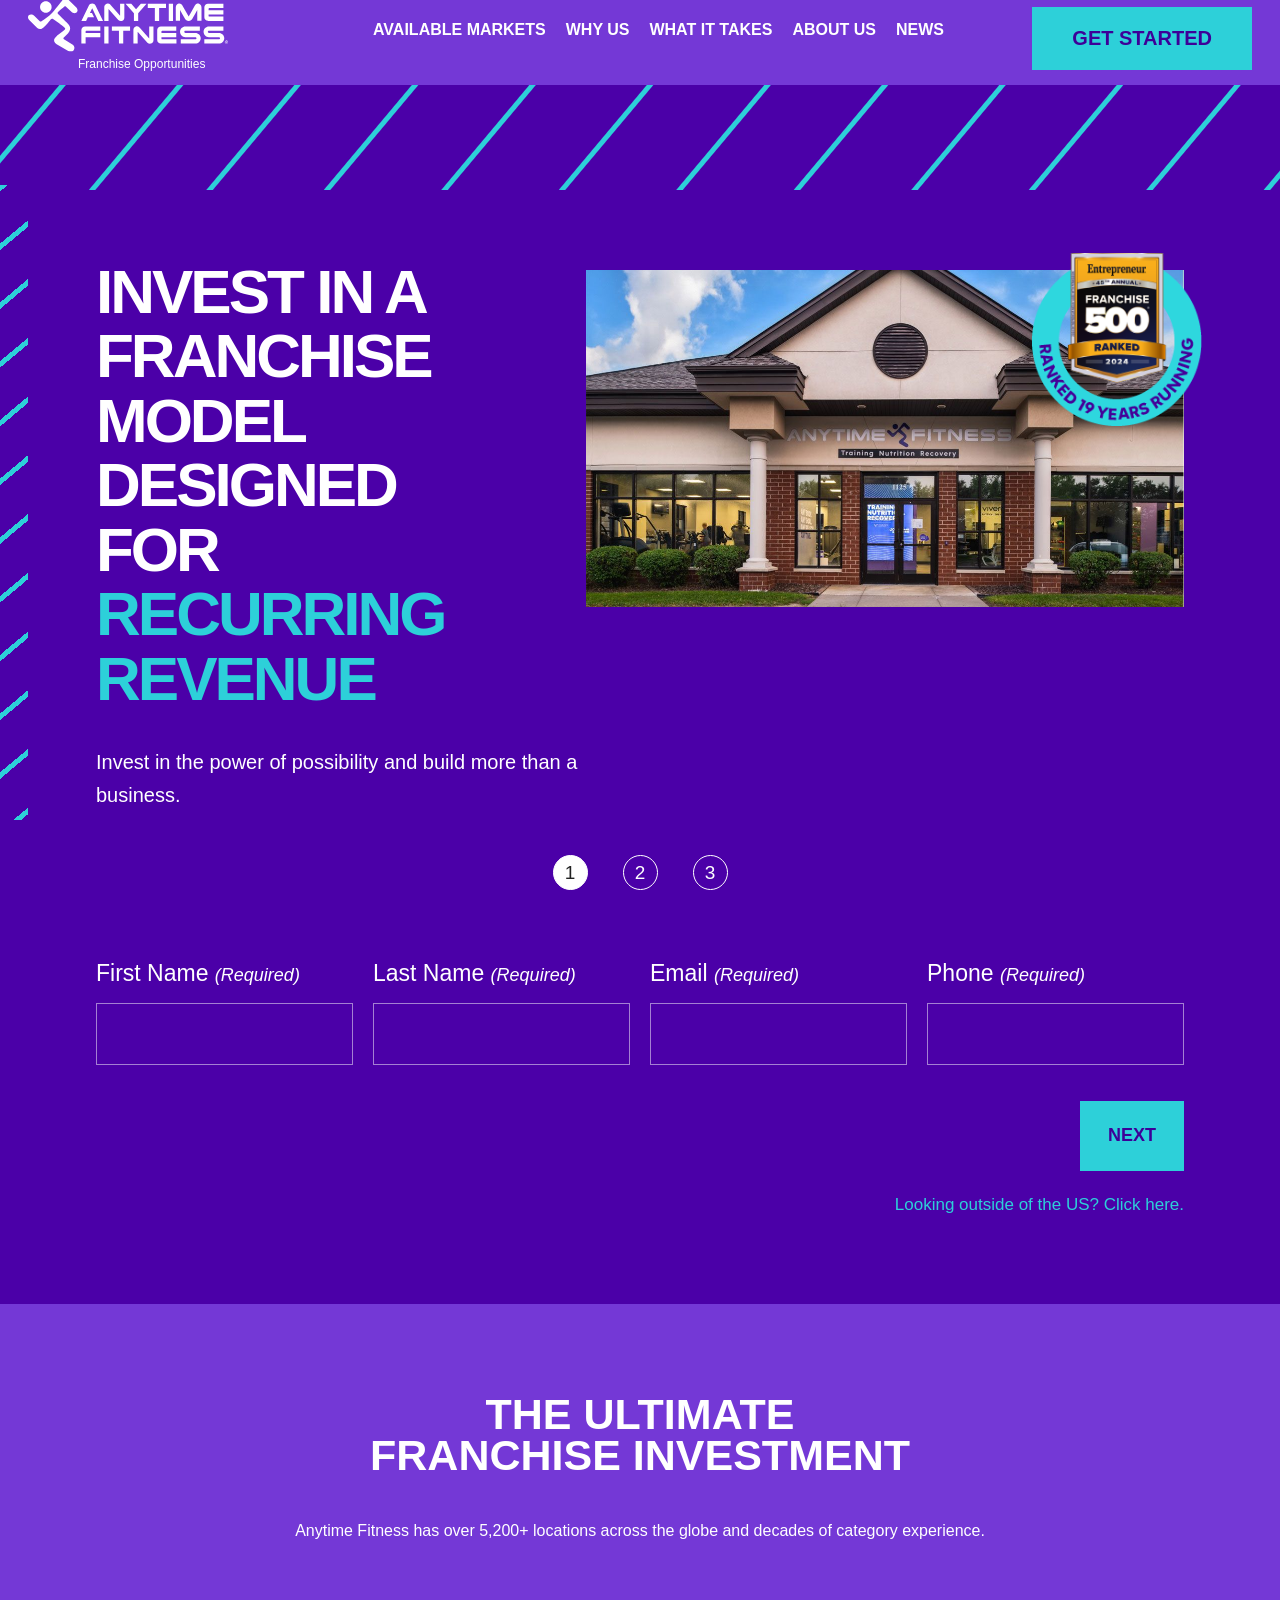
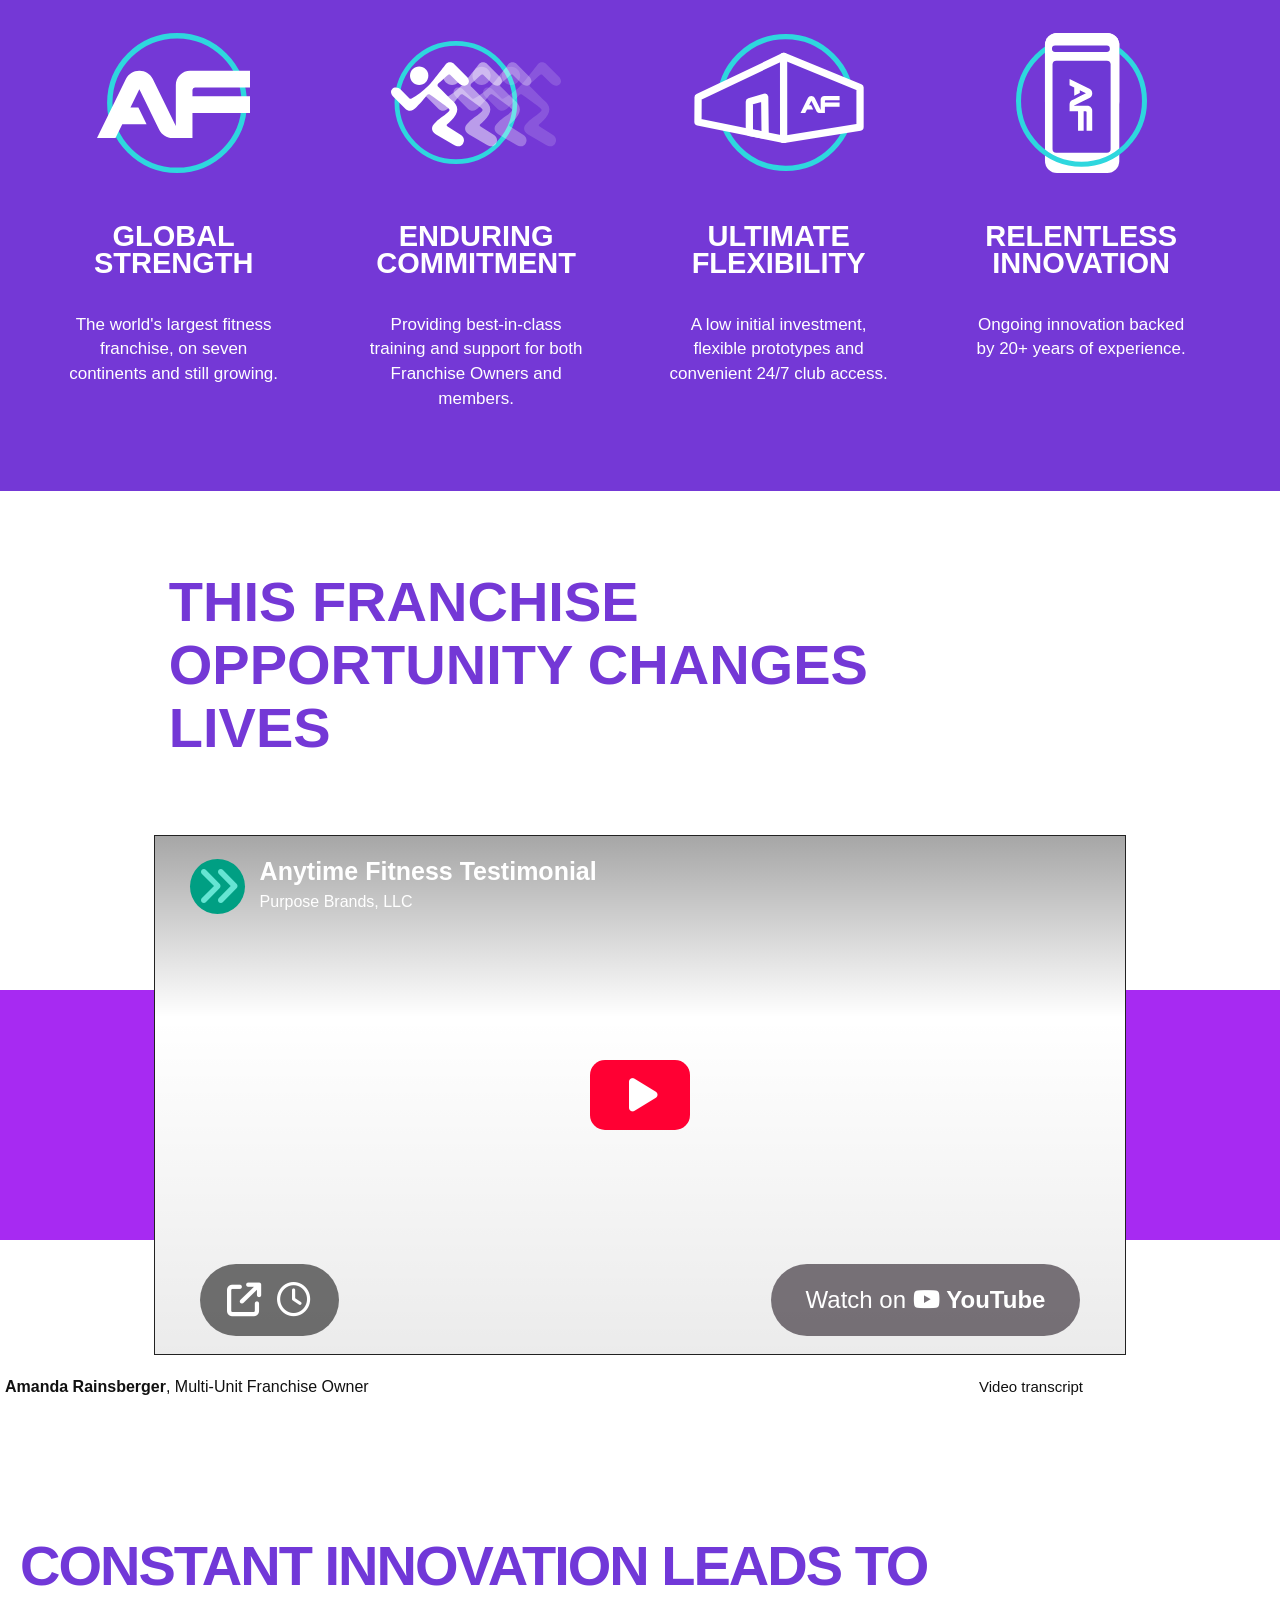
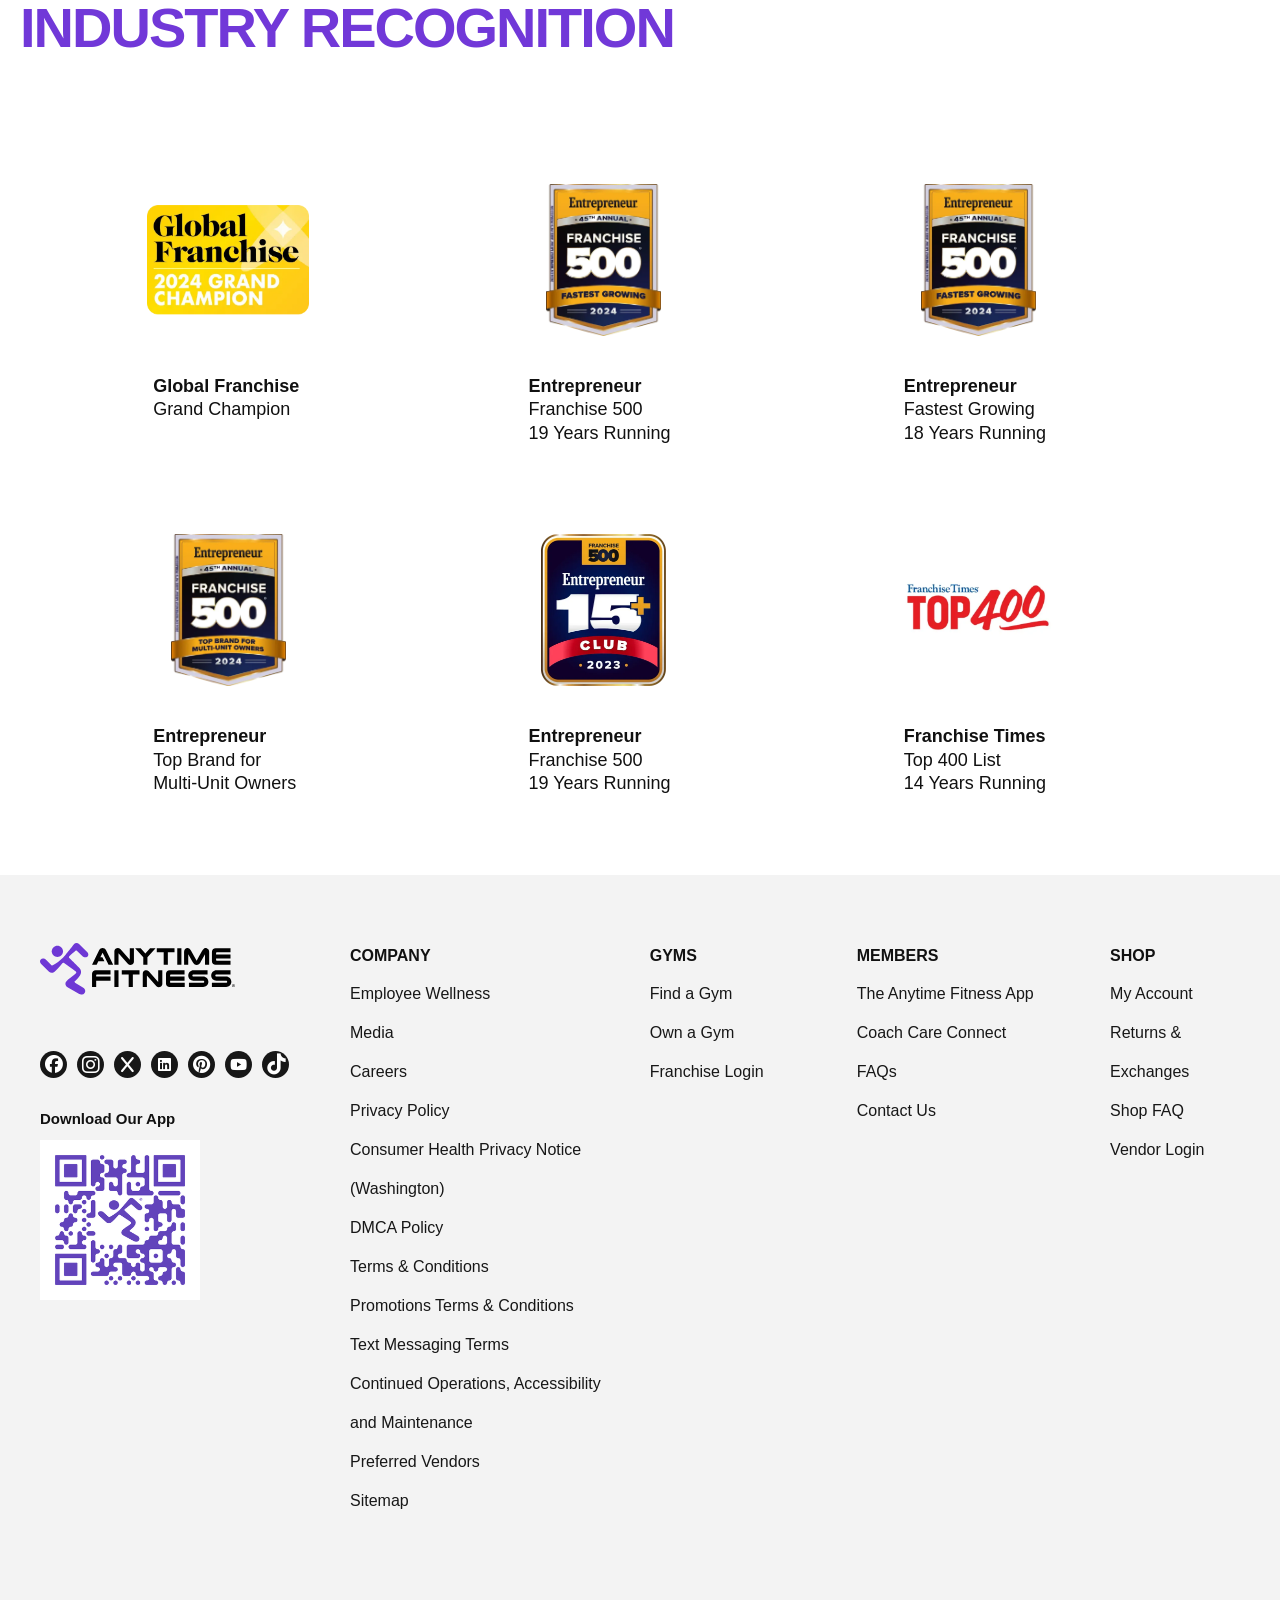
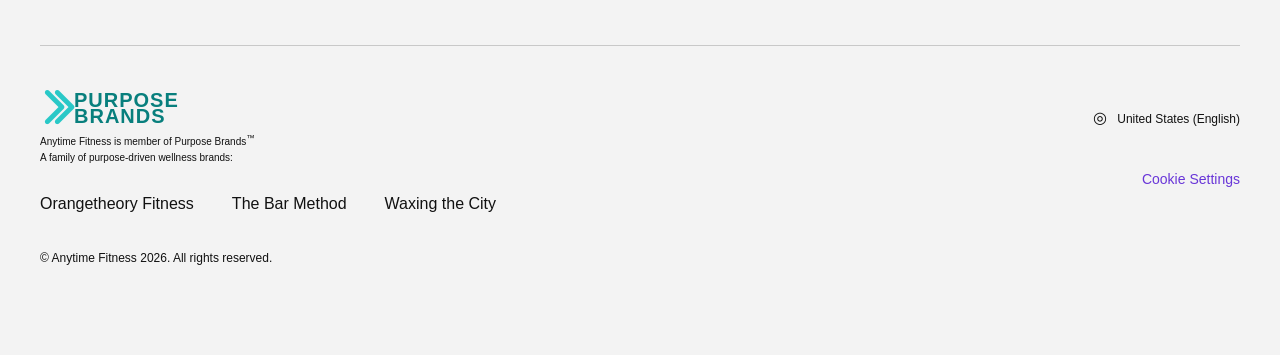
<file: final_project/own_a_gym.html>
<!DOCTYPE html>
<html lang="en">
<head>
    <meta charset="UTF-8">
    <meta name="viewport" content="width=device-width, initial-scale=1.0">
    <title>Own a Gym</title>
    <link rel="icon" type="images/favicon.svg" href="images/favicon.svg">
    <link rel="stylesheet" href="styles.css">
    <link rel="stylesheet" href="https://cdnjs.cloudflare.com/ajax/libs/font-awesome/6.7.2/css/all.min.css">
</head>
<body>
  <section class="franchise-section">

    <div class="franchise-top">

        <div class="franchise-logo">
            <img src="images/logo.svg" alt="Anytime Fitness">
            <p class="franshep">Franchise Opportunities</p>
        </div>

        <nav class="franchise-nav">
            <a href="#">AVAILABLE MARKETS</a>
            <a href="#">WHY US</a>
            <a href="#">WHAT IT TAKES</a>
            <a href="#">ABOUT US</a>
            <a href="#">NEWS</a>
        </nav>

        <a href="#" class="franchise-start">GET STARTED</a>

    </div>


    <div class="franchise-hero">

        <div class="hero-text">

            <h1>
                INVEST IN A<br>
                FRANCHISE<br>
                MODEL<br>
                DESIGNED<br>
                FOR<br>
                <span>RECURRING<br>REVENUE</span>
            </h1>

            <p>
                Invest in the power of possibility and build more than a
                business.
            </p>

        </div>


        <div class="hero-image">

    <img src="images/658950baba784132520f6243_web-hero-vidv2.jpg"
         alt="Anytime Fitness Gym">

    <img src="images/Anytime Fitness - Aqua Franchise 500 Badge  (2) (1).png"
         alt=""
         class="hero-badge">

</div>

    </div>


    <div class="form-section">

        <div class="steps">

            <span class="active">1</span>
            <span>2</span>
            <span>3</span>

        </div>


        <div class="form-row">

            <div class="form-group">
                <label>
                    First Name <i>(Required)</i>
                </label>

                <input type="text">
            </div>


            <div class="form-group">
                <label>
                    Last Name <i>(Required)</i>
                </label>

                <input type="text">
            </div>


            <div class="form-group">
                <label>
                    Email <i>(Required)</i>
                </label>

                <input type="email">
            </div>


            <div class="form-group">
                <label>
                    Phone <i>(Required)</i>
                </label>

                <input type="text">
            </div>

        </div>


        <div class="form-bottom">

            <a href="#" class="next-button">NEXT</a>

            <p>
                Looking outside of the US? Click here.
            </p>

        </div>

    </div>

</section>
<!-- =========================
     ULTIMATE FRANCHISE INVESTMENT
========================= -->

<section class="investment-section">

    <div class="investment-header">

        <h2>
            THE ULTIMATE<br>
            FRANCHISE INVESTMENT
        </h2>

        <p>
            Anytime Fitness has over 5,200+ locations across the globe and decades of category experience.
        </p>

    </div>


    <div class="investment-cards">

        <!-- CARD 1 -->
        <div class="investment-card">

            <div class="investment-icon">
                <img src="images/global-strength-icon.svg" alt="Global Strength">
            </div>

            <h3>
                GLOBAL<br>
                STRENGTH
            </h3>

            <p>
                The world's largest fitness franchise, on seven continents and still growing.
            </p>

        </div>


        <!-- CARD 2 -->
        <div class="investment-card">

            <div class="investment-icon">
                <img src="images/enduring-commitment-icon.svg" alt="Enduring Commitment">
            </div>

            <h3>
                ENDURING<br>
                COMMITMENT
            </h3>

            <p>
                Providing best-in-class training and support for both Franchise Owners and members.
            </p>

        </div>


        <!-- CARD 3 -->
        <div class="investment-card">

            <div class="investment-icon">
                <img src="images/ultimate-flexibility-icon.svg" alt="Ultimate Flexibility">
            </div>

            <h3>
                ULTIMATE<br>
                FLEXIBILITY
            </h3>

            <p>
                A low initial investment, flexible prototypes and convenient 24/7 club access.
            </p>

        </div>


        <!-- CARD 4 -->
        <div class="investment-card">

            <div class="investment-icon">
                <img src="images/relentless-innovation-icon.svg" alt="Relentless Innovation">
            </div>

            <h3>
                RELENTLESS<br>
                INNOVATION
            </h3>

            <p>
                Ongoing innovation backed by 20+ years of experience.
            </p>

        </div>

    </div>

</section>
<!-- =========================
     FRANCHISE TESTIMONIAL
========================= -->

<section class="testimonial-section">

    <div class="testimonial-title">

        <h2>
            THIS FRANCHISE<br>
            OPPORTUNITY CHANGES<br>
            LIVES
        </h2>

    </div>

<div class="testimonial-video">

    <div class="video-image">

        <iframe
            src="https://youtu.be/Dyl9QQYL6E8?si=vkR7yLOfbqRqxdEi"
            title="Anytime Fitness Testimonial"
            allow="accelerometer; autoplay; clipboard-write; encrypted-media; gyroscope; picture-in-picture; web-share"
            allowfullscreen>
        </iframe>


        <div class="video-overlay">

            <div class="video-brand">

                <div class="brand-icon">
                    <i class="fa-solid fa-angles-right"></i>
                </div>

                <div>
                    <strong>Anytime Fitness Testimonial</strong>
                    <span>Purpose Brands, LLC</span>
                </div>

            </div>


            <button class="play-button">
                <i class="fa-solid fa-play"></i>
            </button>


            <div class="video-bottom">

                <div class="video-controls">

                    <span>
                        <i class="fa-solid fa-arrow-up-right-from-square"></i>
                    </span>

                    <span>
                        <i class="fa-regular fa-clock"></i>
                    </span>

                </div>


                <div class="youtube-button">

                    Watch on

                    <strong>
                        <i class="fa-brands fa-youtube"></i>
                        YouTube
                    </strong>

                </div>

            </div>

        </div>

    </div>

</div>

        <div class="testimonial-info">

            <div class="person-name">
                <strong>Amanda Rainsberger</strong>,
                Multi-Unit Franchise Owner
            </div>

            <div class="video-transcript">
                Video transcript
            </div>

        </div>

    </div>

</section>
<section class="recognition-section">

    <div class="recognition-title">
        <h2>
            CONSTANT INNOVATION LEADS TO<br>
            INDUSTRY RECOGNITION
        </h2>
    </div>


    <div class="awards-grid">

        <!-- Award 1 -->
        <div class="award-card">
            <div class="award-image">
                <img src="images/65df7b59d0e89ebfeb07ed63_735d88ed-da35-4315-b049-9b70f6a210b8-p-500.webp" alt="Global Franchise">
            </div>

            <div class="award-text">
                <strong>Global Franchise</strong>
                <span>Grand Champion</span>
            </div>
        </div>


        <!-- Award 2 -->
        <div class="award-card">
            <div class="award-image">
                <img src="images/6622b754ff59d3e381abc668_2024_F500_150_Fastest Growing-p-500.webp" alt="Entrepreneur Franchise 500">
            </div>

            <div class="award-text">
                <strong>Entrepreneur</strong>
                <span>Franchise 500</span>
                <span>19 Years Running</span>
            </div>
        </div>


        <!-- Award 3 -->
        <div class="award-card">
            <div class="award-image">
                <img src="images/6622b754ff59d3e381abc668_2024_F500_150_Fastest Growing-p-500.webp" alt="Entrepreneur Fastest Growing">
            </div>

            <div class="award-text">
                <strong>Entrepreneur</strong>
                <span>Fastest Growing</span>
                <span>18 Years Running</span>
            </div>
        </div>


        <!-- Award 4 -->
        <div class="award-card">
            <div class="award-image">
                <img src="images/top Brand for Multi Unit Owners-p-500.webp" alt="Top Brand">
            </div>

            <div class="award-text">
                <strong>Entrepreneur</strong>
                <span>Top Brand for</span>
                <span>Multi-Unit Owners</span>
            </div>
        </div>


        <!-- Award 5 -->
        <div class="award-card">
            <div class="award-image">
                <img src="images/Entrepreneurs 15+ Club-p-500.webp" alt="Entrepreneur Franchise 500">
            </div>

            <div class="award-text">
                <strong>Entrepreneur</strong>
                <span>Franchise 500</span>
                <span>19 Years Running</span>
            </div>
        </div>


        <!-- Award 6 -->
        <div class="award-card">
            <div class="award-image">
                <img src="images/CleanShot 2024-02-28 at 14.27.19@2x-p-500.webp" alt="Franchise Times">
            </div>

            <div class="award-text">
                <strong>Franchise Times</strong>
                <span>Top 400 List</span>
                <span>14 Years Running</span>
            </div>
        </div>

    </div>

</section>
<!-- ================= FOOTER ================= -->
<footer class="footer">

  <!-- ================= FOOTER MAIN ================= -->

  <div class="footer-main">

    <!-- LEFT BRAND AREA -->
    <div class="footer-brand">

      <img
        src="images/logo2.svg"
        alt="Anytime Fitness"
        class="footer-logo"
      >

      <!-- SOCIAL ICONS -->
      <div class="socials">

        <a href="#" class="social facebook"><i class="fa-brands fa-facebook"></i></a>

        <a href="#" class="social instagram"><i class="fa-brands fa-instagram"></i></a>

        <a href="#" class="social x"><i class="fa-brands fa-x"></i></a>

        <a href="#" class="social linkedin"><i class="fa-brands fa-linkedin"></i></a>

        <a href="#" class="social pinterest"><i class="fa-brands fa-pinterest"></i></a>

        <a href="#" class="social youtube"><i class="fa-brands fa-youtube"></i></a>

        <a href="#" class="social tiktok"><i class="fa-brands fa-tiktok"></i></a>

      </div>


      <!-- APP -->
      <h4 class="download-title">
        Download Our App
      </h4>

      <div class="qr-box">

        <img
          src="images/qr.png"
          alt="Download Our App"
        >

      </div>

    </div>


    <!-- ================= COMPANY ================= -->

    <div class="footer-column company-column">

      <h4>COMPANY</h4>

      <ul>

        <li>
          <a href="#">Employee Wellness</a>
        </li>

        <li>
          <a href="#">Media</a>
        </li>

        <li>
          <a href="#">Careers</a>
        </li>

        <li>
          <a href="#">Privacy Policy</a>
        </li>

        <li>
          <a href="#">
            Consumer Health Privacy Notice
          </a>
        </li>

        <li>
          <a href="#">
            (Washington)
          </a>
        </li>

        <li>
          <a href="#">DMCA Policy</a>
        </li>

        <li>
          <a href="#">Terms &amp; Conditions</a>
        </li>

        <li>
          <a href="#">
            Promotions Terms &amp; Conditions
          </a>
        </li>

        <li>
          <a href="#">
            Text Messaging Terms
          </a>
        </li>

        <li>
          <a href="#">
            Continued Operations, Accessibility
          </a>
        </li>

        <li>
          <a href="#">
            and Maintenance
          </a>
        </li>

        <li>
          <a href="#">Preferred Vendors</a>
        </li>

        <li>
          <a href="#">Sitemap</a>
        </li>

      </ul>

    </div>


    <!-- ================= GYMS ================= -->

    <div class="footer-column gyms-column">

      <h4>GYMS</h4>

      <ul>

        <li>
          <a href="#gym">Find a Gym</a>
        </li>

        <li>
          <a href="#">Own a Gym</a>
        </li>

        <li>
          <a href="#">Franchise Login</a>
        </li>

      </ul>

    </div>


    <!-- ================= MEMBERS ================= -->

    <div class="footer-column members-column">

      <h4>MEMBERS</h4>

      <ul>

        <li>
          <a href="#">
            The Anytime Fitness App
          </a>
        </li>

        <li>
          <a href="#">
            Coach Care Connect
          </a>
        </li>

        <li>
          <a href="#">FAQs</a>
        </li>

        <li>
          <a href="#">Contact Us</a>
        </li>

      </ul>

    </div>


    <!-- ================= SHOP ================= -->

    <div class="footer-column shop-column">

      <h4>SHOP</h4>

      <ul>

        <li>
          <a href="#">My Account</a>
        </li>

        <li>
          <a href="#">
            Returns &amp;
          </a>
        </li>

        <li>
          <a href="#">
            Exchanges
          </a>
        </li>

        <li>
          <a href="#">Shop FAQ</a>
        </li>

        <li>
          <a href="#">Vendor Login</a>
        </li>

      </ul>

    </div>

  </div>


  <!-- ================= FOOTER BOTTOM ================= -->

  <div class="footer-bottom">

    <div class="bottom-left">

      <!-- PURPOSE BRANDS -->
      <div class="purpose1-logo">

        <span class="purpose1-arrows"><i class="fa-solid fa-chevron-right"></i>
          <i class="fa-solid fa-chevron-right"></i></span>

        <span class="purpose1-text-logo">
          PURPOSE<br>
          BRANDS
        </span>

      </div>


      <p class="purpose1-description">
        Anytime Fitness is member of Purpose Brands<sup>™</sup><br>
        A family of purpose-driven wellness brands:
      </p>


      <div class="brand-links">

        <a href="#">
          Orangetheory Fitness
        </a>

        <a href="#">
          The Bar Method
        </a>

        <a href="#">
          Waxing the City
        </a>

      </div>


      <p class="copyright">
        © Anytime Fitness 2026. All rights reserved.
      </p>

    </div>


    <!-- RIGHT -->
    <div class="bottom-right">

      <p class="language">
        <span>◎</span>
        United States (English)
      </p>

      <a href="#" class="cookie-settings">
        Cookie Settings
      </a>

    </div>

  </div>

</footer>


</body>
</html>
</file>
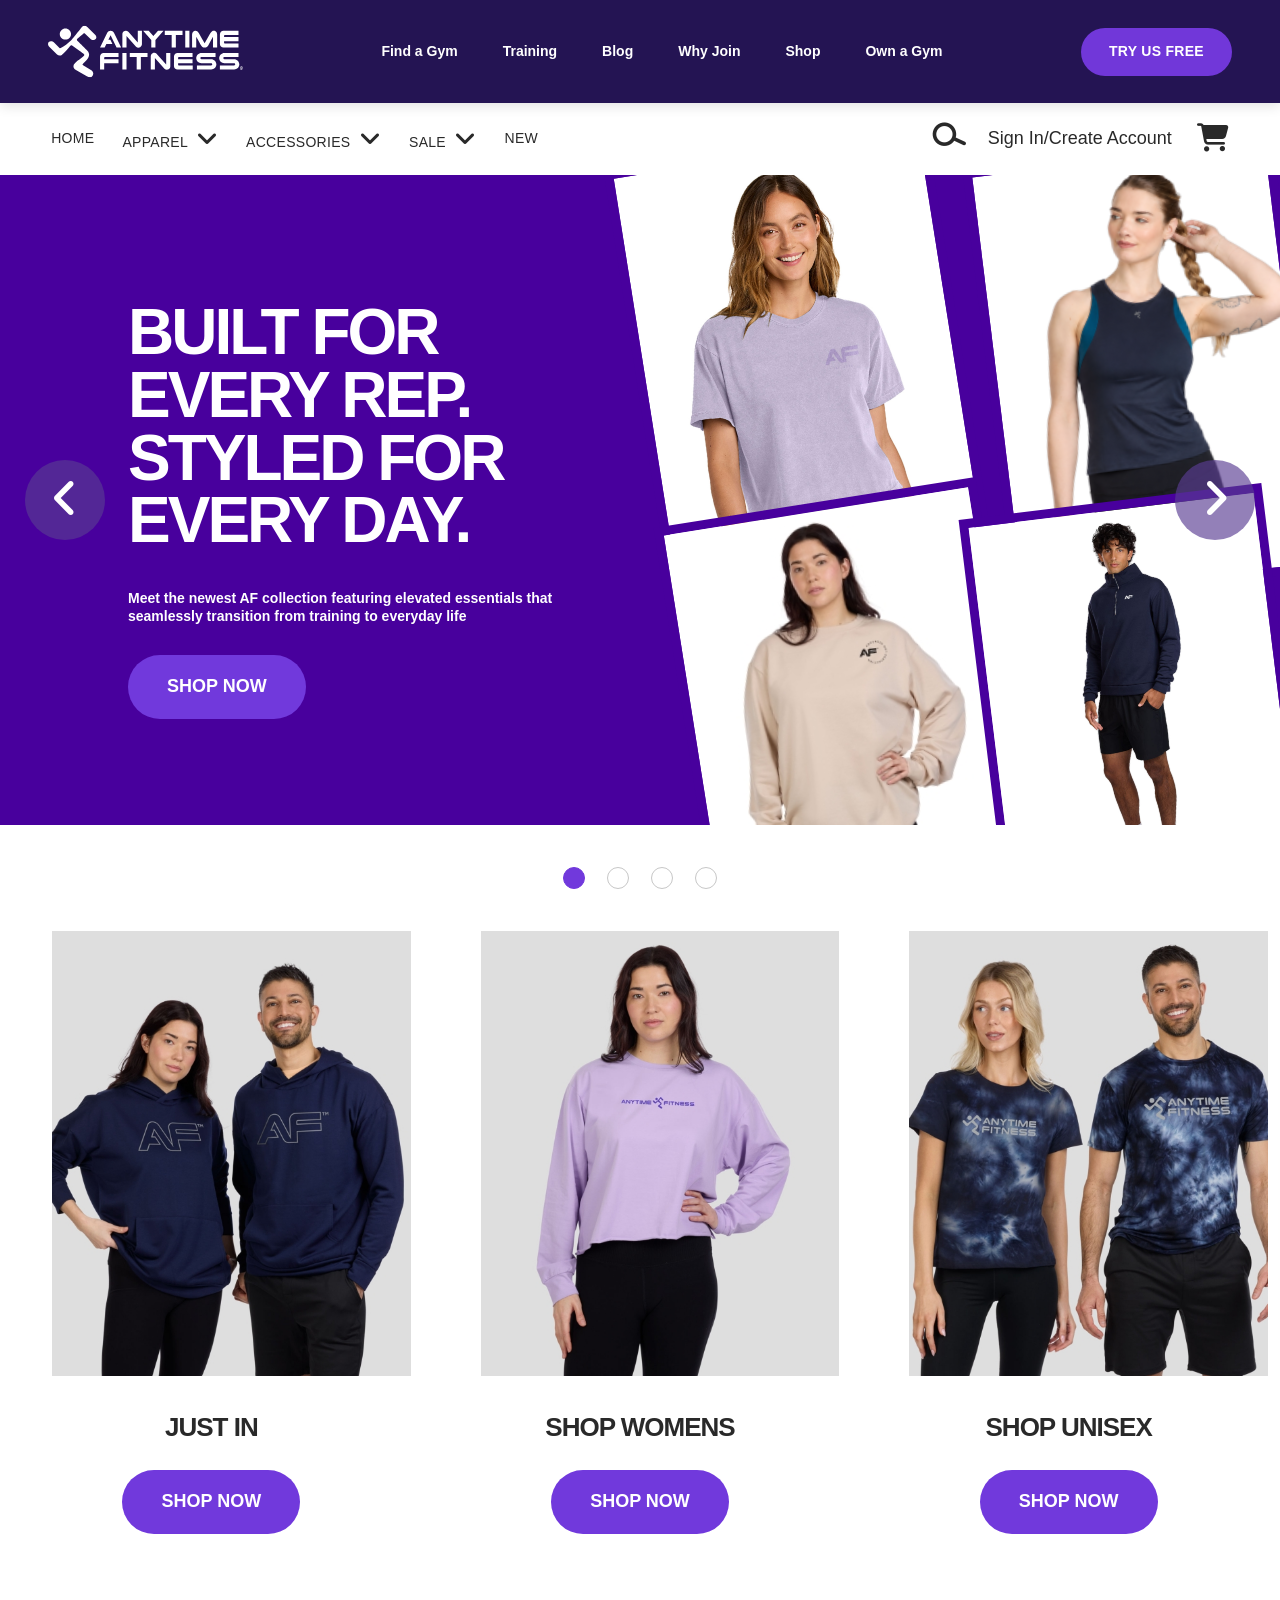
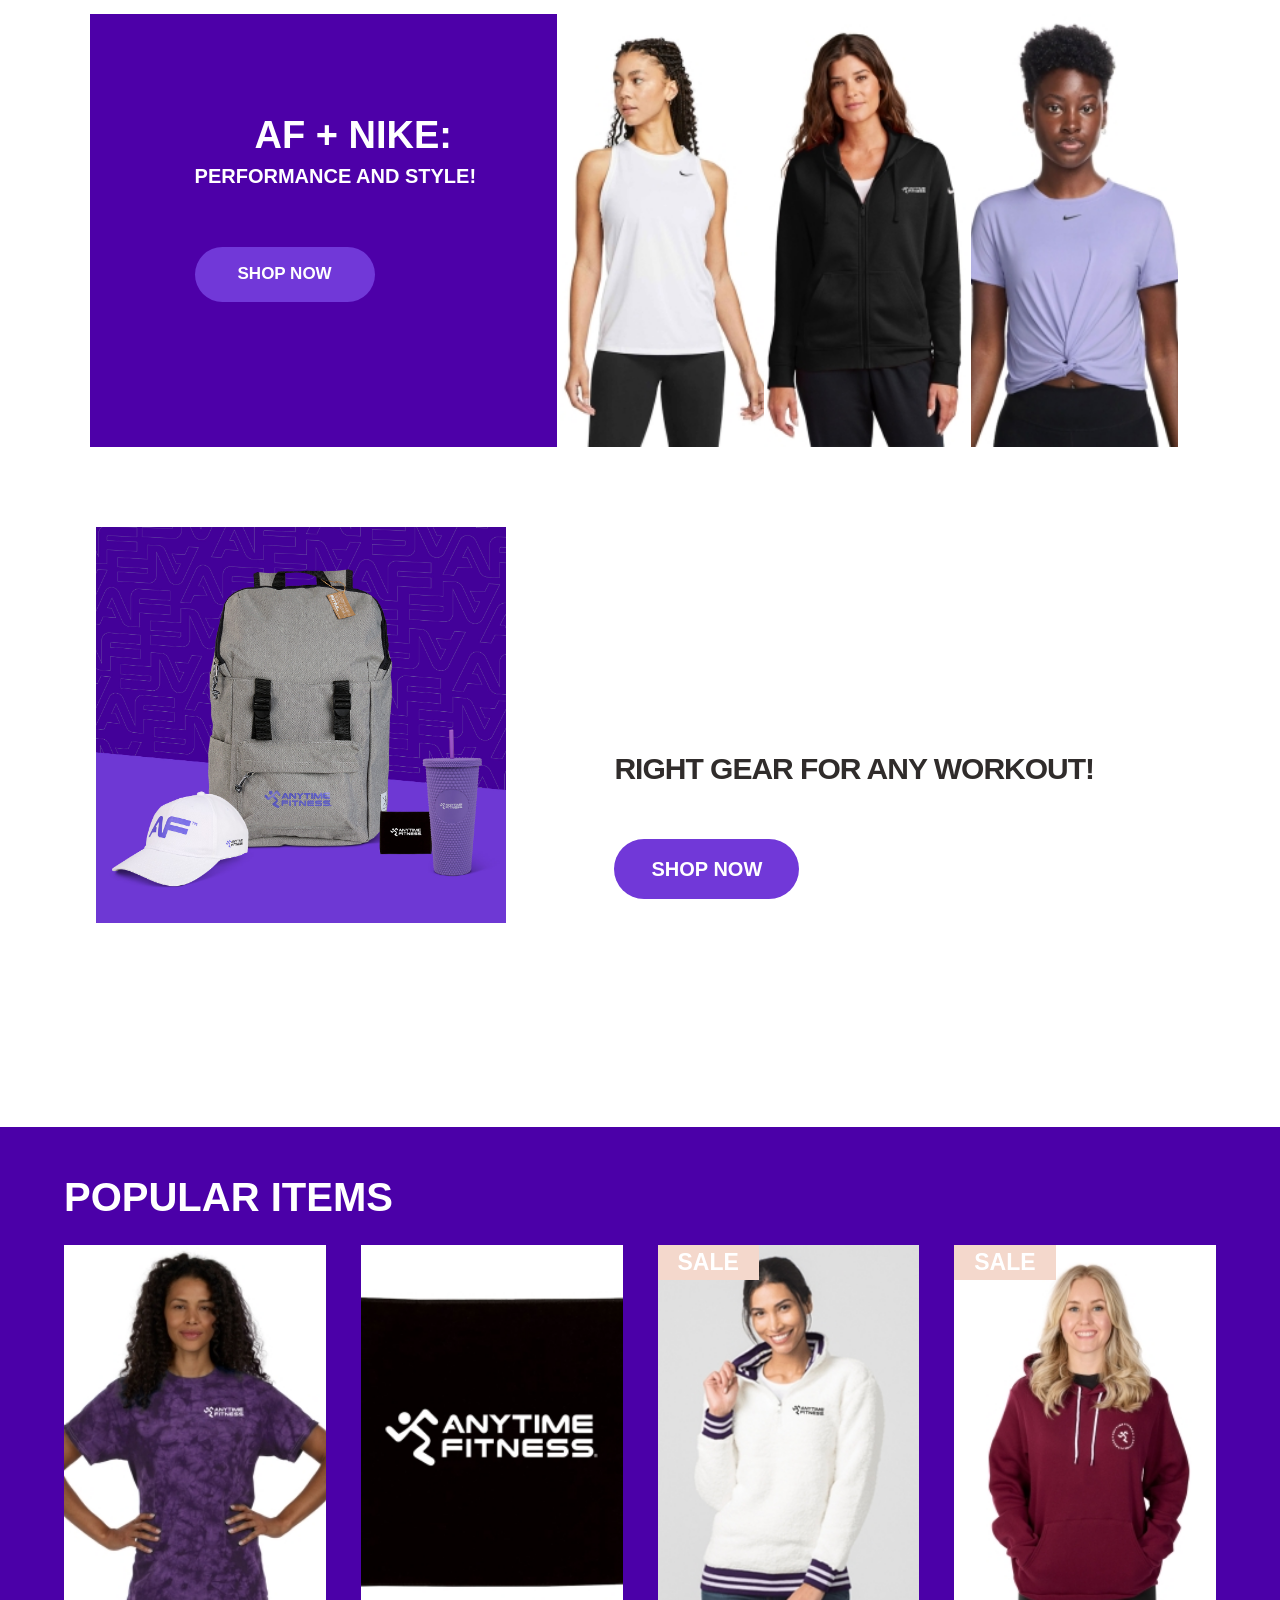
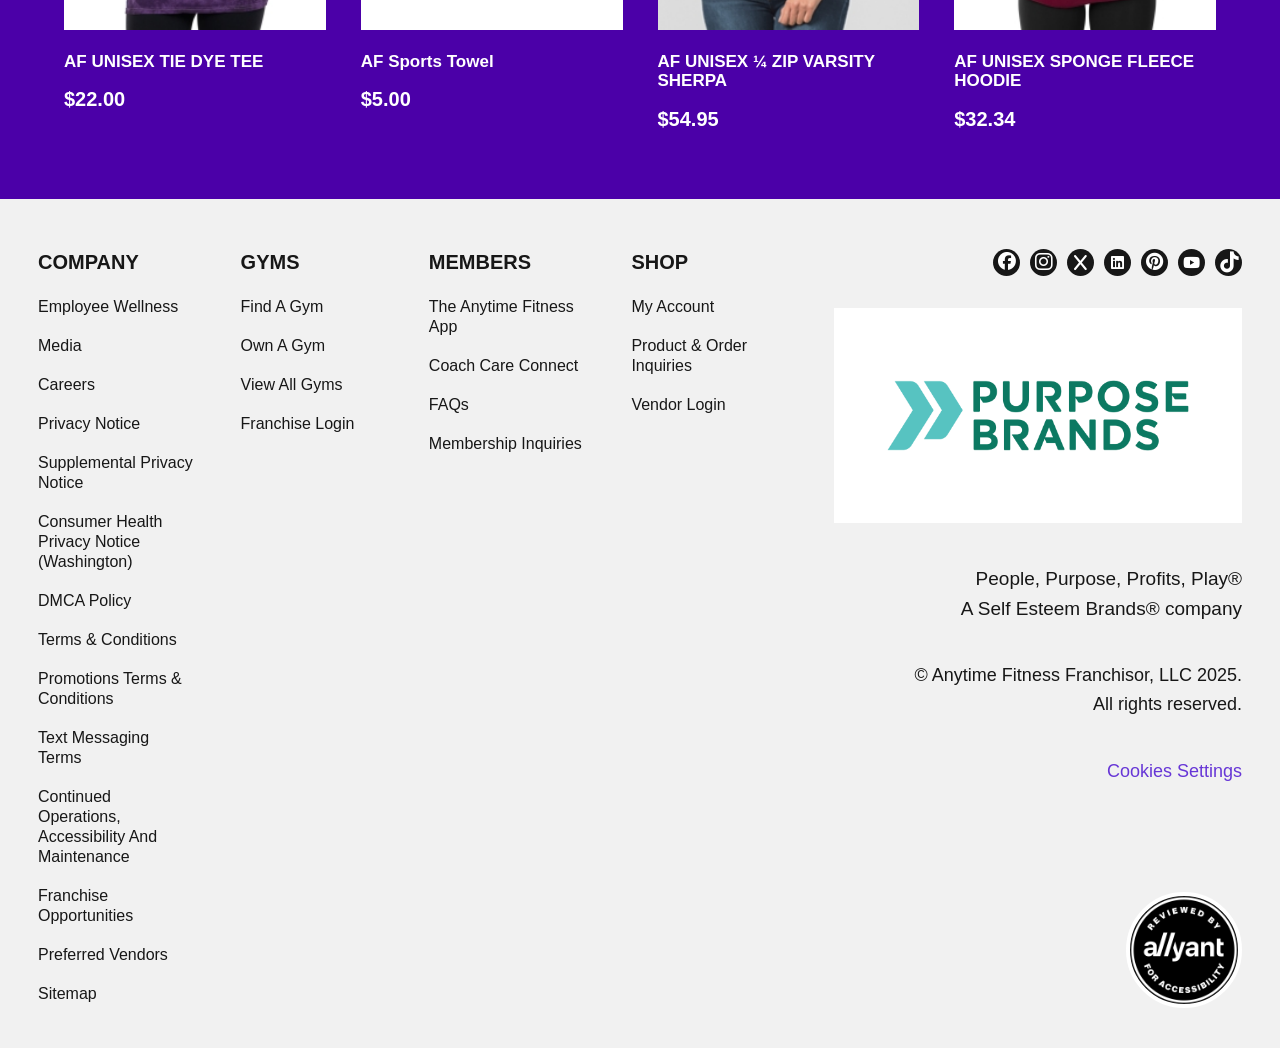
<file: final_project/shop.html>
<!DOCTYPE html>
<html lang="en">
<head>
    <meta charset="UTF-8">
    <meta name="viewport" content="width=device-width, initial-scale=1.0">
    <title>Anytime Fitness - Shop | fitness Apparel,Activewear & Gear for you Training journey</title>
    <link rel="icon" type="images/favicon.svg" href="images/favicon.svg">
    <link rel="stylesheet" href="styles.css">
    <link rel="stylesheet" href="https://cdnjs.cloudflare.com/ajax/libs/font-awesome/6.7.2/css/all.min.css">
</head>
<body>
      <!-- ================= HEADER ================= -->

  <header class="header">

    <div class="header-inner">

      <!-- LOGO -->
      <a href="index.html" class="logo">
        <img
          src="images/logo.svg"
          alt="Anytime Fitness"
          class="logo-svg"
        >
      </a>


      <!-- NAVIGATION -->
      <nav class="nav">

        <ul>

          <li>
            <a href="find_a_Gyme.html">Find a Gym</a>
          </li>

          <li>
            <a href="traning.html">Training</a>
          </li>

          <li>
            <a href="blog.html">Blog</a>
          </li>

          <li>
            <a href="why_join.html">Why Join</a>
          </li>

          <li>
            <a href="shop.html">Shop</a>
          </li>

          <li>
            <a href="own_a_gym.html">Own a Gym</a>
          </li>

        </ul>

      </nav>


      <!-- TRY US FREE -->
      <a href="try-us.html" class="btn btn-try">
        TRY US FREE
      </a>

    </div>

  </header>
  <div class="af-page">

    <!-- =========================
         NAVBAR
    ========================== -->
    <header class="af-navbar">
        <nav class="af-nav">

            <div class="af-nav-left">
                <a href="#">HOME</a>

                <a href="#">
                    APPAREL
                    <span class="af-arrow"><i class="fa-solid fa-angle-down"></i></span>
                </a>

                <a href="#">
                    ACCESSORIES
                    <span class="af-arrow"><i class="fa-solid fa-angle-down"></i></span>
                </a>

                <a href="#">SALE <span class="af-arrow"><i class="fa-solid fa-angle-down"></i></span></a>

                <a href="#">NEW</a>
            </div>

            <div class="af-nav-right">
                <span class="af-search"><i class="fa-solid fa-search"></i></span>
                <a href="#" class="af-account">Sign In/Create Account</a>
                <span class="af-cart"><i class="fa-solid fa-shopping-cart"></i></span>
            </div>

        </nav>
    </header>


    <!-- =========================
         HERO
    ========================== -->
    <section class="af-hero">

        <div class="af-hero-content">

            <div class="af-hero-text">
                <h1>
                    BUILT FOR<br>
                    EVERY REP.<br>
                    STYLED FOR<br>
                    EVERY DAY.
                </h1>

                <p>
                    Meet the newest AF collection featuring elevated essentials
                    that seamlessly transition from training to everyday life
                </p>

                <a href="#" class="af-button">
                    SHOP NOW
                </a>
            </div>

            <div class="af-hero-images">

                <div class="af-photo af-photo-one">
                    <img src="images/1470549_z.jpg" alt="Men collection">
                </div>

                <div class="af-photo af-photo-two">
                    <img src="images/1474963_z_1_1.png" alt="Women collection">
                </div>

                <div class="af-photo af-photo-three">
                    <img src="images/1474140.jpg" alt="Women's shirt">
                </div>

                <div class="af-photo af-photo-four">
                    <img src="images/1474964_z_2_1.jpg" alt="Men jacket">
                </div>

            </div>

        </div>

        <button class="af-slider-left"><i class="fa-solid fa-angle-left"></i></button>
        <button class="af-slider-right"><i class="fa-solid fa-angle-right"></i></button>

    </section>


    <!-- =========================
         SLIDER DOTS
    ========================== -->
    <div class="af-dots">
        <span class="af-dot active"></span>
        <span class="af-dot"></span>
        <span class="af-dot"></span>
        <span class="af-dot"></span>
    </div>


    <!-- =========================
         COLLECTION CARDS
    ========================== -->
    <section class="af-collections">

        <div class="af-collection-card">

            <div class="af-collection-image">
                <img src="images/1474141_z.jpg" alt="Just in">
            </div>

            <h2>JUST IN</h2>

            <a href="#" class="af-button">
                SHOP NOW
            </a>

        </div>


        <div class="af-collection-card">

            <div class="af-collection-image">
                <img src="images/1474139_z_3.jpg" alt="Women">
            </div>

            <h2>SHOP WOMENS</h2>

            <a href="#" class="af-button">
                SHOP NOW
            </a>

        </div>


        <div class="af-collection-card">

            <div class="af-collection-image">
                <img src="images/1474138_z_1_.jpg" alt="Unisex">
            </div>

            <h2>SHOP UNISEX</h2>

            <a href="#" class="af-button">
                SHOP NOW
            </a>

        </div>

    </section>


   <!-- =========================
     NIKE SECTION
========================== -->

<section class="af-nike">

    <div class="af-nike-content">

        <div class="af-nike-text">

            <h2>AF + NIKE:</h2>

            <h3>PERFORMANCE AND STYLE!</h3>

            <a href="#" class="af-button">SHOP NOW</a>

        </div>


        <div class="af-nike-image">

            <img src="images/1470554_z.jpg" alt="AF Nike collection">

            <img src="images/1470553_z.jpg" alt="AF Nike collection">

            <img src="images/1470555_z.jpg" alt="AF Nike collection">

        </div>

    </div>

</section>
</div>
<section class="gear-section">
    <div class="gear-image">
        <img src="images/51228_AF_Banners_D2C_1400x1400.jpg" alt="Anytime Fitness Gear">
    </div>

    <div class="gear-content">
        <h2>RIGHT GEAR FOR ANY WORKOUT!</h2>

        <a href="#" class="gear-button">SHOP NOW</a>
    </div>
</section>
<!-- =========================
     POPULAR ITEMS SECTION
========================== -->

<section class="popular-items">

    <div class="popular-container">

        <h2 class="popular-title">POPULAR ITEMS</h2>

        <div class="popular-grid">

            <!-- ITEM 1 -->
            <div class="popular-card">

                <div class="popular-image-box">
                    <img src="images/1463879_1.jpg" alt="AF UNISEX TIE DYE TEE">
                </div>

                <h3 class="popular-name">
                    AF UNISEX TIE DYE TEE
                </h3>

                <p class="popular-price">
                    $22.00
                </p>

            </div>


            <!-- ITEM 2 -->
            <div class="popular-card">

                <div class="popular-image-box">
                    <img src="images/1543913.jpg" alt="AF Sports Towel">
                </div>

                <h3 class="popular-name">
                    AF Sports Towel
                </h3>

                <p class="popular-price">
                    $5.00
                </p>

            </div>


            <!-- ITEM 3 -->
            <div class="popular-card">

                <div class="popular-image-box">

                    <span class="popular-sale">
                        SALE
                    </span>

                    <img src="images/1463885.jpg" alt="AF UNISEX 1/4 ZIP VARSITY SHERPA">

                </div>

                <h3 class="popular-name">
                    AF UNISEX ¼ ZIP VARSITY<br>
                    SHERPA
                </h3>

                <p class="popular-price">
                    $54.95
                </p>

            </div>


            <!-- ITEM 4 -->
            <div class="popular-card">

                <div class="popular-image-box">

                    <span class="popular-sale">
                        SALE
                    </span>

                    <img src="images/1463883_z.jpg" alt="AF UNISEX SPONGE FLEECE HOODIE">

                </div>

                <h3 class="popular-name">
                    AF UNISEX SPONGE FLEECE<br>
                    HOODIE
                </h3>

                <p class="popular-price">
                    $32.34
                </p>

            </div>

        </div>

    </div>

</section>
<!-- =========================
     FOOTER
========================== -->

<footer class="site-footer">

    <div class="footer-container">

        <!-- COMPANY -->
        <div class="footer-column">
            <h3>COMPANY</h3>

            <a href="#">Employee Wellness</a>
            <a href="#">Media</a>
            <a href="#">Careers</a>
            <a href="#">Privacy Notice</a>
            <a href="#">Supplemental Privacy Notice</a>
            <a href="#">Consumer Health Privacy Notice (Washington)</a>
            <a href="#">DMCA Policy</a>
            <a href="#">Terms &amp; Conditions</a>
            <a href="#">Promotions Terms &amp; Conditions</a>
            <a href="#">Text Messaging Terms</a>
            <a href="#">Continued Operations, Accessibility And Maintenance</a>
            <a href="#">Franchise Opportunities</a>
            <a href="#">Preferred Vendors</a>
            <a href="#">Sitemap</a>
        </div>


        <!-- GYMS -->
        <div class="footer-column">
            <h3>GYMS</h3>

            <a href="#">Find A Gym</a>
            <a href="#">Own A Gym</a>
            <a href="#">View All Gyms</a>
            <a href="#">Franchise Login</a>
        </div>


        <!-- MEMBERS -->
        <div class="footer-column">
            <h3>MEMBERS</h3>

            <a href="#">The Anytime Fitness App</a>
            <a href="#">Coach Care Connect</a>
            <a href="#">FAQs</a>
            <a href="#">Membership Inquiries</a>
        </div>


        <!-- SHOP -->
        <div class="footer-column">
            <h3>SHOP</h3>

            <a href="#">My Account</a>
            <a href="#">Product &amp; Order Inquiries</a>
            <a href="#">Vendor Login</a>
        </div>


        <!-- RIGHT SIDE -->
        <div class="footer-right">

           <!-- SOCIAL ICONS -->
      <div class="socials">

        <a href="#" class="social facebook"><i class="fa-brands fa-facebook"></i></a>

        <a href="#" class="social instagram"><i class="fa-brands fa-instagram"></i></a>

        <a href="#" class="social x"><i class="fa-brands fa-x"></i></a>

        <a href="#" class="social linkedin"><i class="fa-brands fa-linkedin"></i></a>

        <a href="#" class="social pinterest"><i class="fa-brands fa-pinterest"></i></a>

        <a href="#" class="social youtube"><i class="fa-brands fa-youtube"></i></a>

        <a href="#" class="social tiktok"><i class="fa-brands fa-tiktok"></i></a>

      </div>


            <!-- PURPOSE BRANDS -->
            <div class="purpose-box">
                <div class="purpose-logo">
                    <img src="images/Purpose_Brands_CMYK_Logos_for_Merch_LightBG_HeroHorizontal_1__11.png" alt="Purpose Brands">
                </div>
            </div>


            <div class="footer-company-text">
                <p>
                    People, Purpose, Profits, Play®
                </p>

                <p>
                    A Self Esteem Brands® company
                </p>
            </div>


            <div class="footer-copy">
                <p>
                    © Anytime Fitness Franchisor, LLC 2025.
                </p>

                <p>
                    All rights reserved.
                </p>
            </div>


            <a href="#" class="cookies-link">
                Cookies Settings
            </a>


            <div class="accessibility-badge">
                <img src="images/allyant_logo_1.png" alt="Accessibility Badge">
            </div>

        </div>

    </div>

</footer>
    
</body>
</html>
</file>
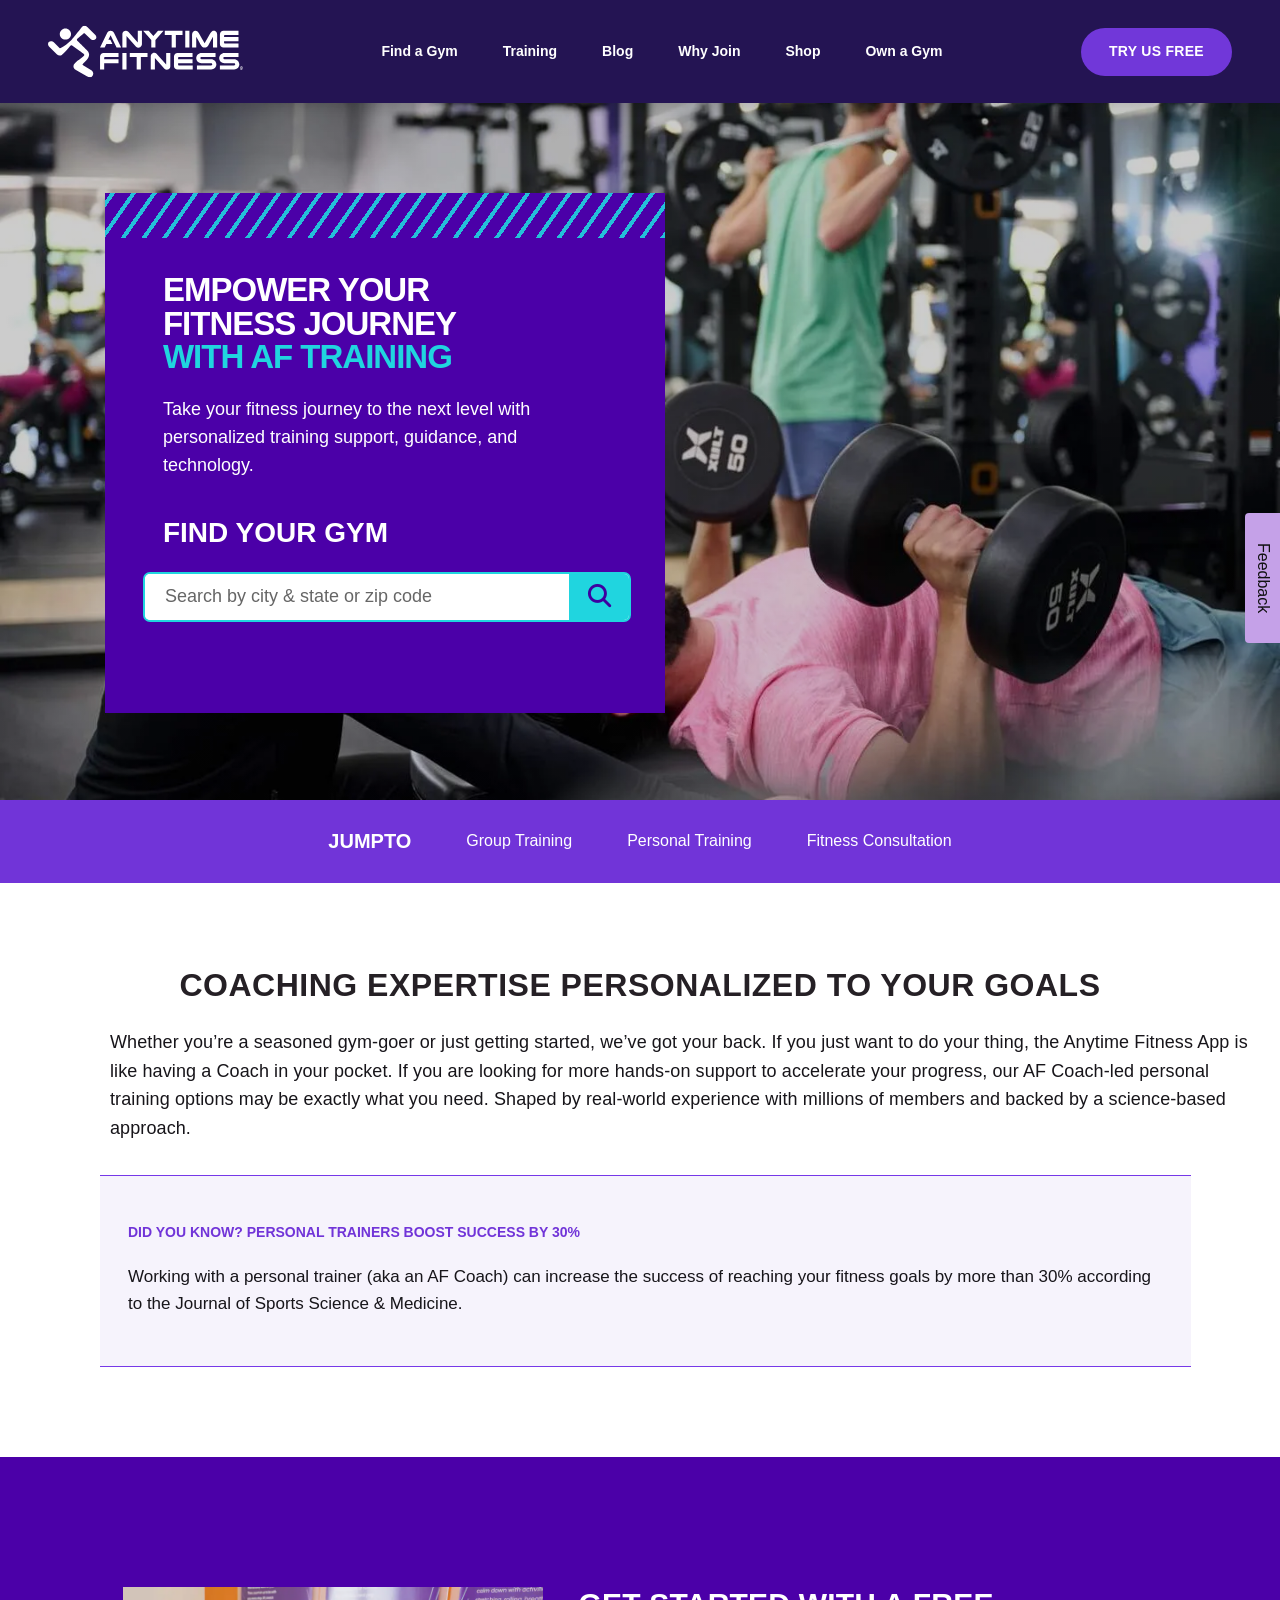
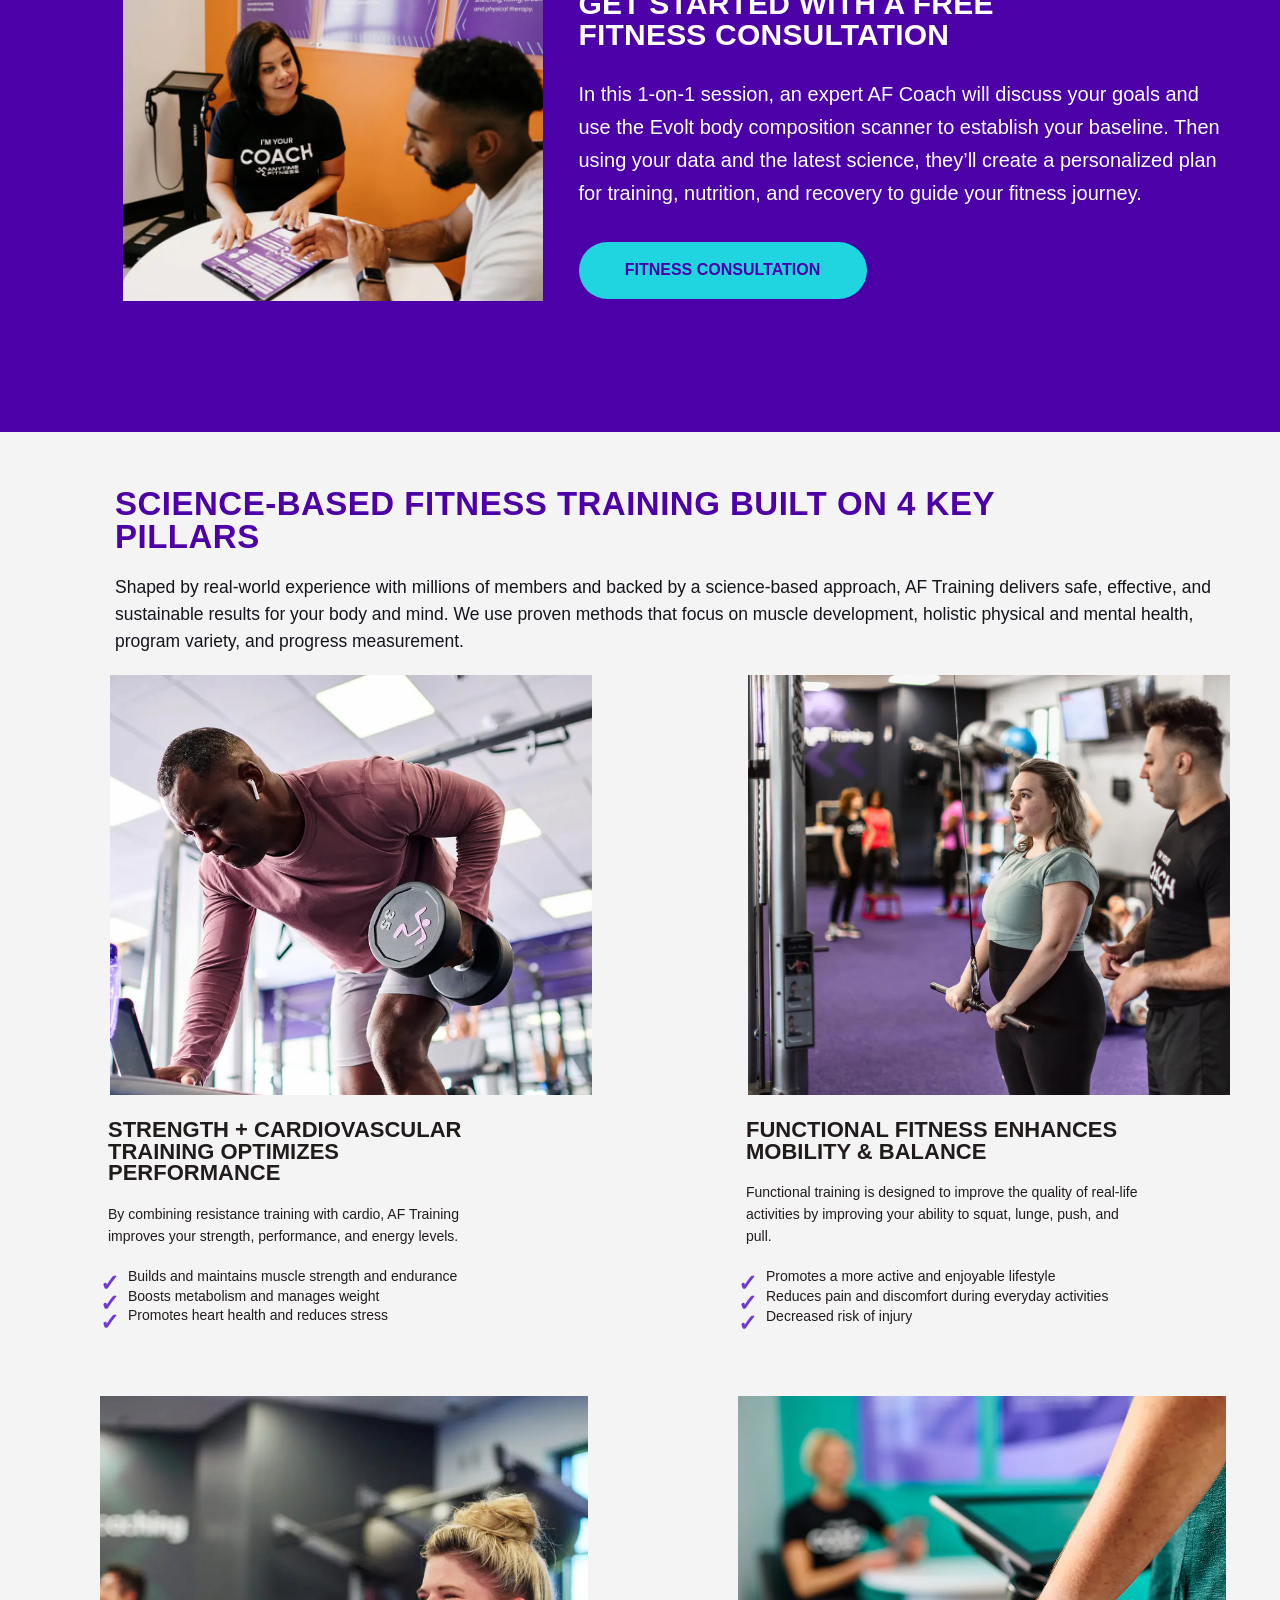
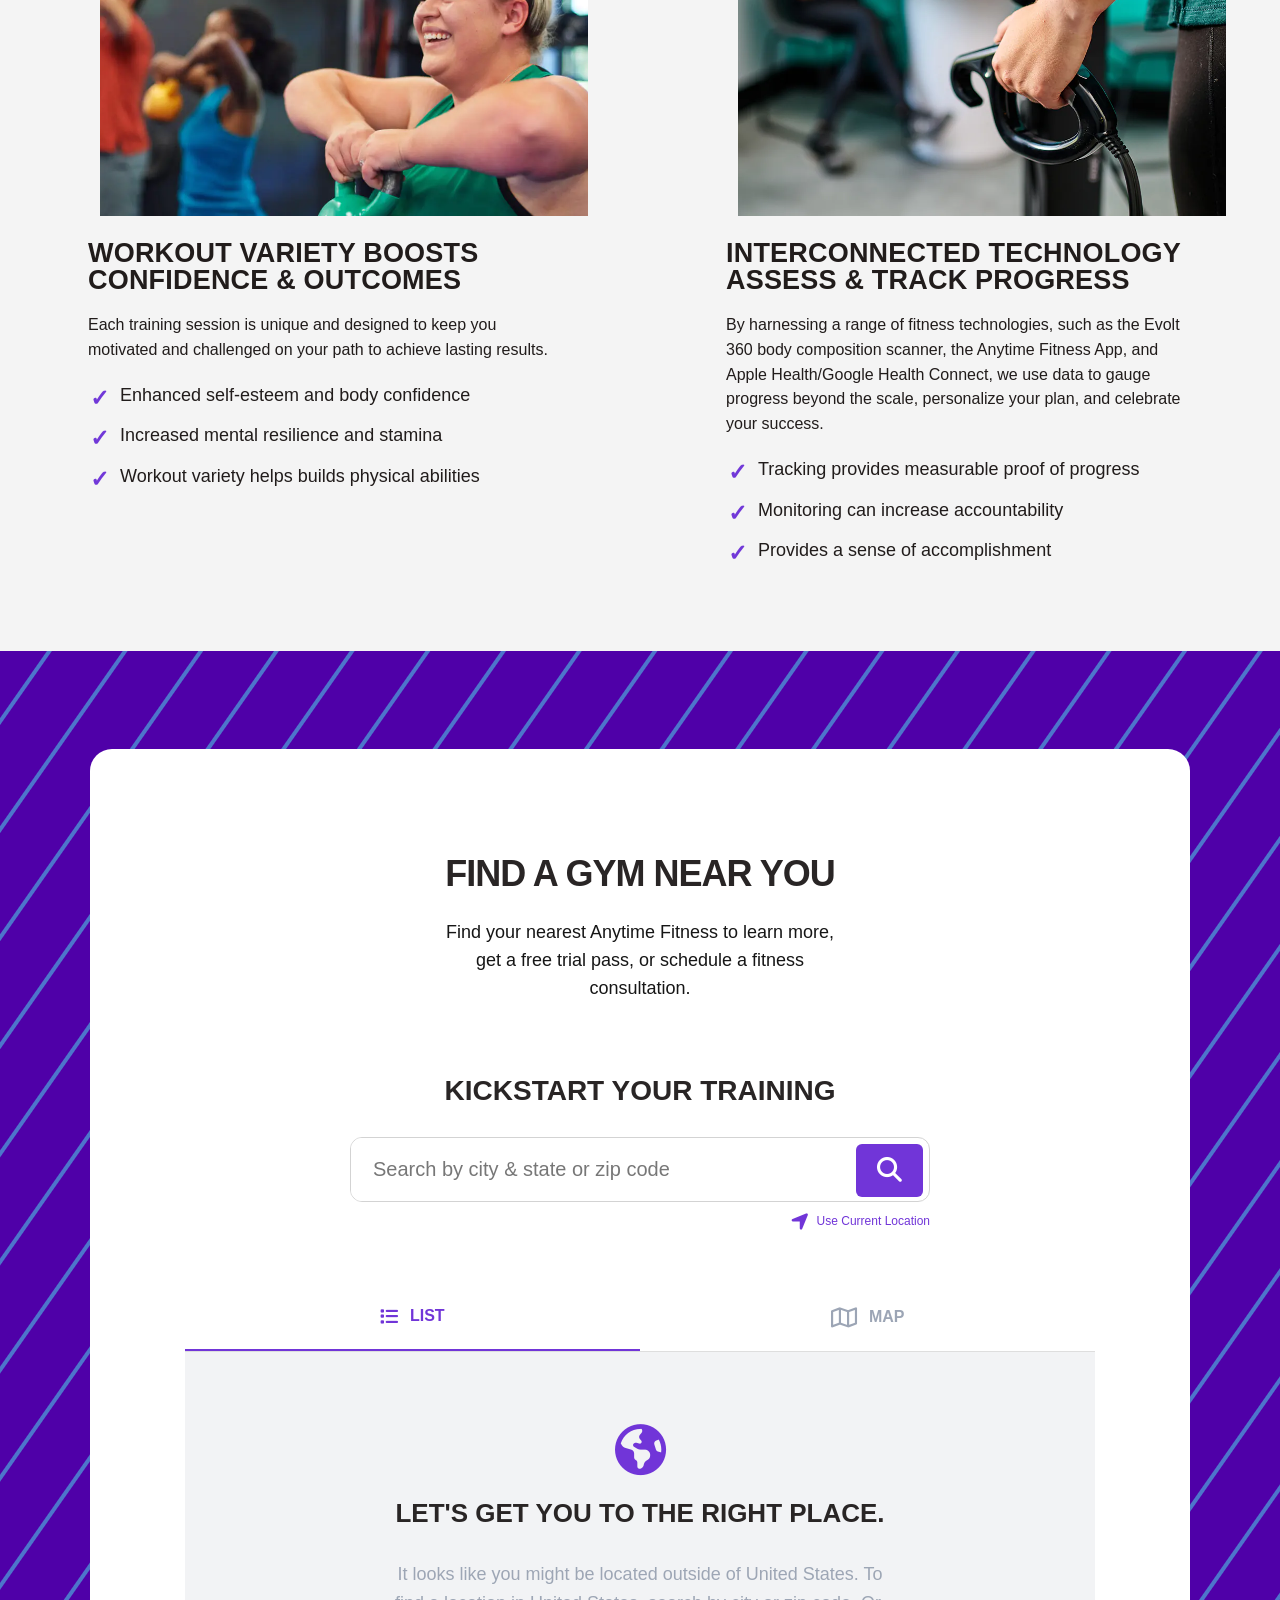
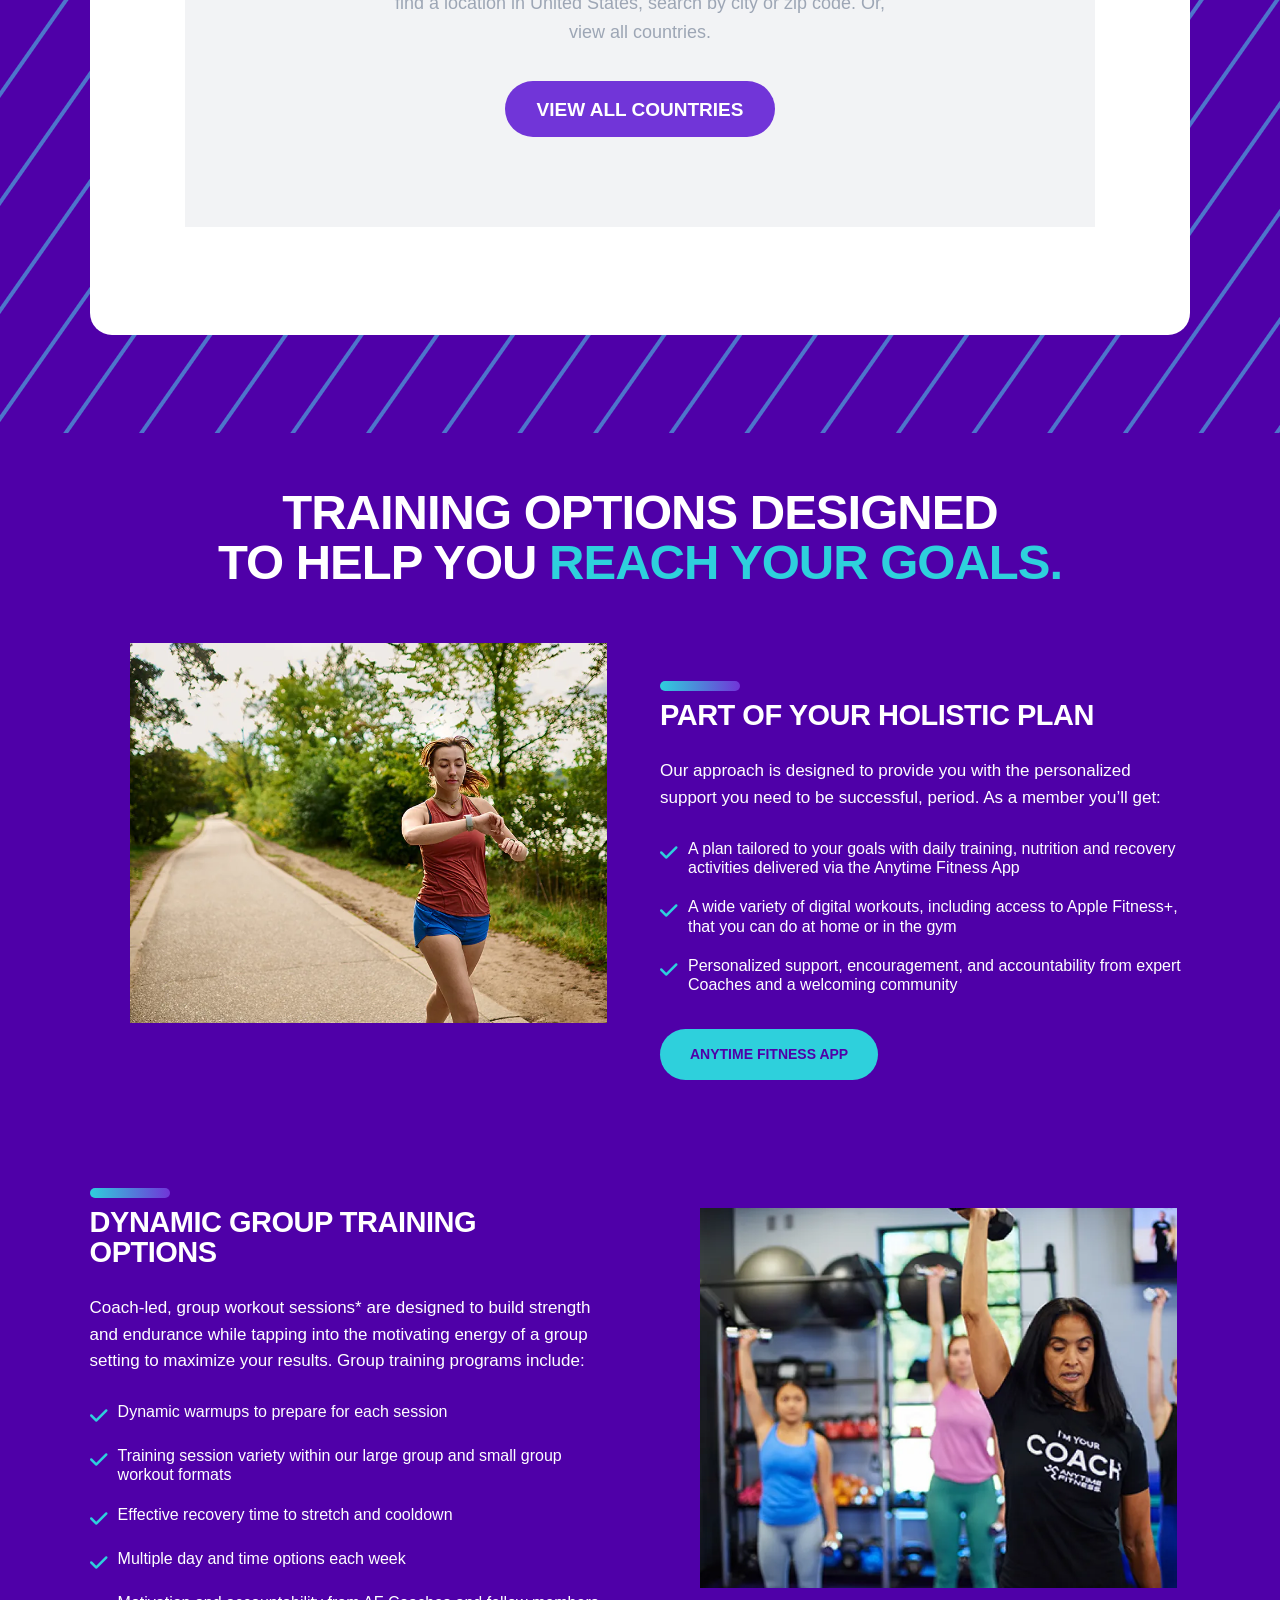
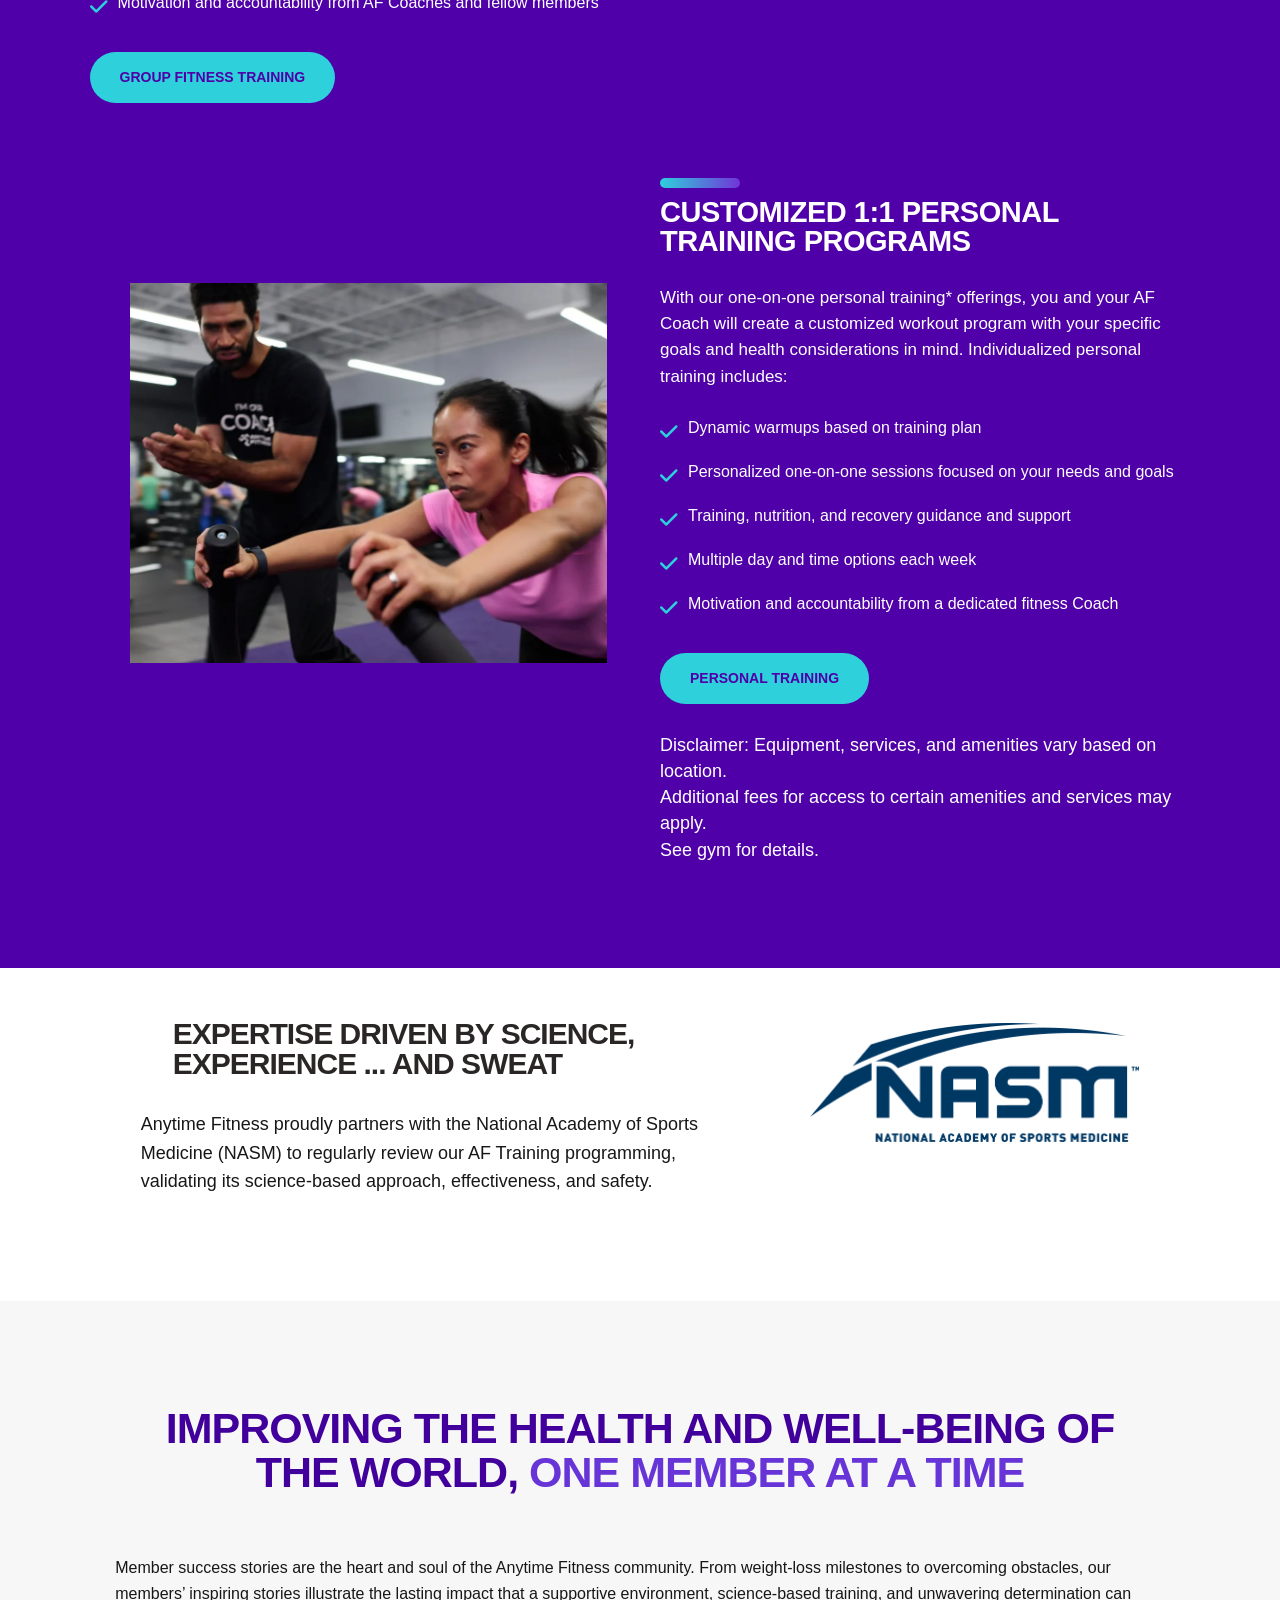
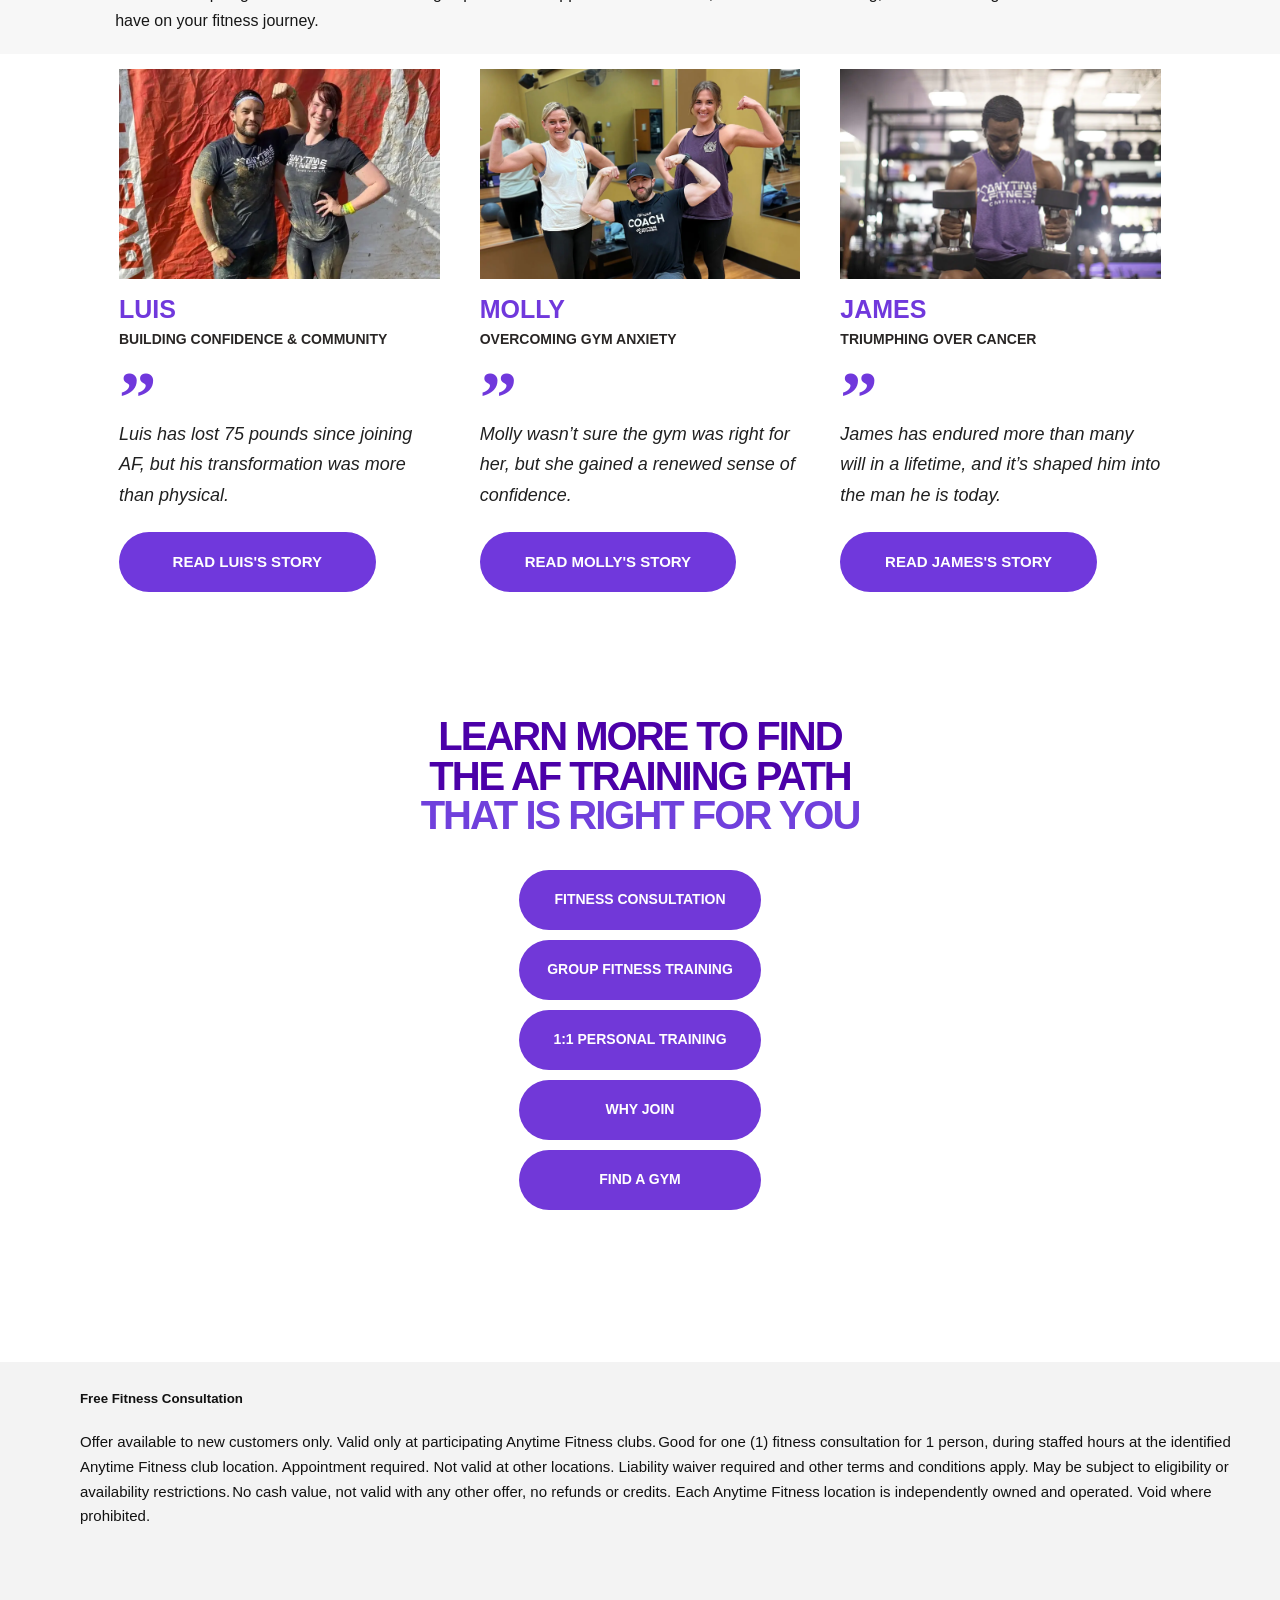
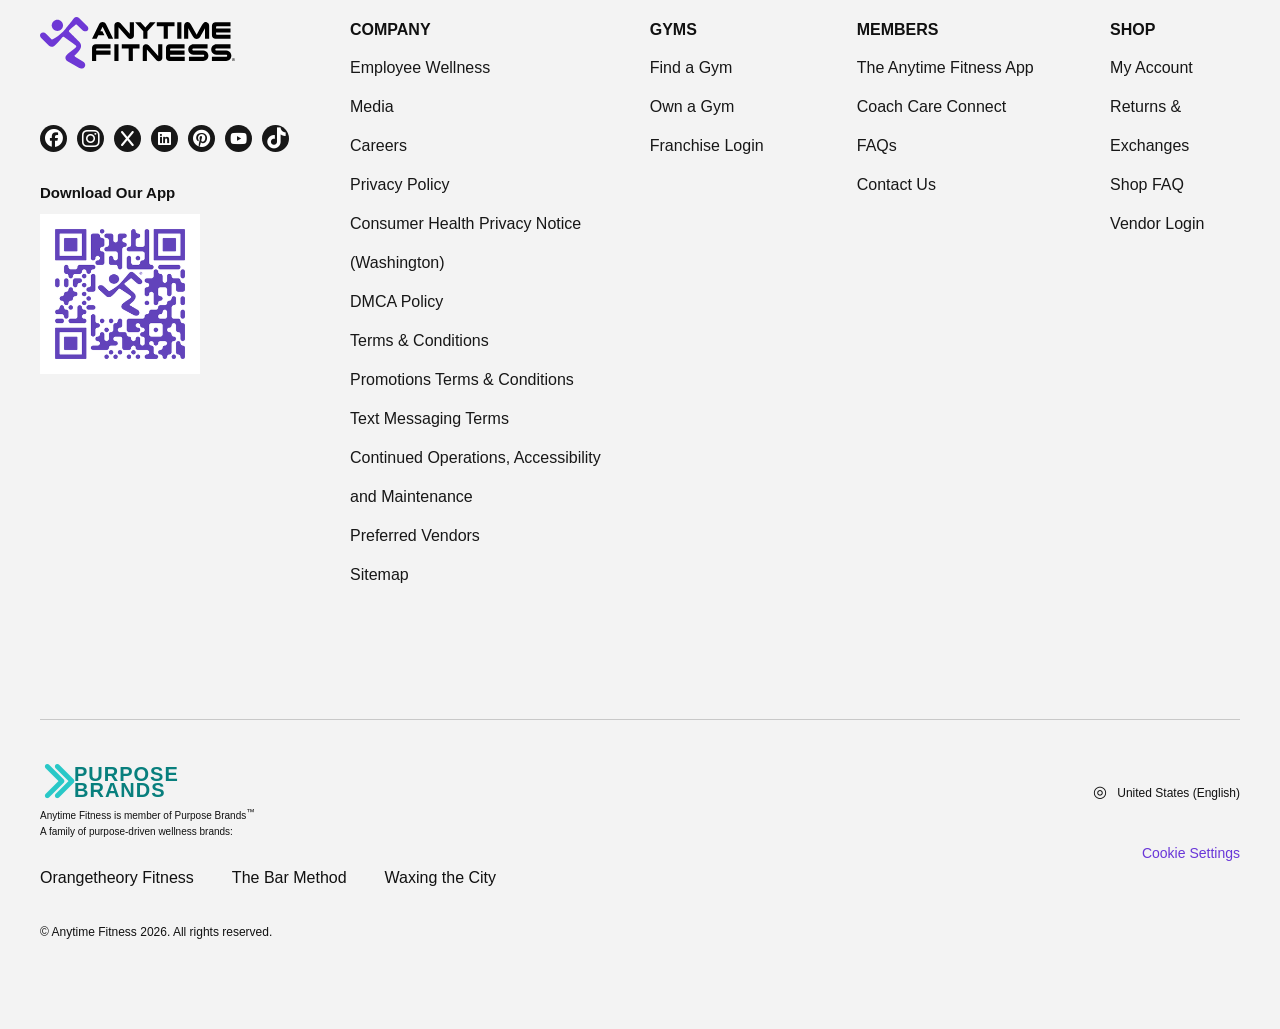
<file: final_project/traning.html>
<!DOCTYPE html>
<html lang="en">
<head>
    <meta charset="UTF-8">
    <meta name="viewport" content="width=device-width, initial-scale=1.0">
    <title>Training   - Anytime Fitness</title>
    <link rel="icon" type="images/favicon.svg" href="images/favicon.svg">
    <link rel="stylesheet" href="styles.css">
    <link rel="stylesheet" href="https://cdnjs.cloudflare.com/ajax/libs/font-awesome/6.7.2/css/all.min.css">
</head>
<body>
      <!-- ================= HEADER ================= -->

  <header class="header">

    <div class="header-inner">

      <!-- LOGO -->
      <a href="index.html" class="logo">
        <img
          src="images/logo.svg"
          alt="Anytime Fitness"
          class="logo-svg"
        >
      </a>


      <!-- NAVIGATION -->
      <nav class="nav">

        <ul>

          <li>
            <a href="find_a_Gyme.html">Find a Gym</a>
          </li>

          <li>
            <a href="traning.html">Training</a>
          </li>

          <li>
            <a href="blog.html">Blog</a>
          </li>

          <li>
            <a href="why_join.html">Why Join</a>
          </li>

          <li>
            <a href="shop.html">Shop</a>
          </li>

          <li>
            <a href="own_a_gym.html">Own a Gym</a>
          </li>

        </ul>

      </nav>


      <!-- TRY US FREE -->
      <a href="try-us.html" class="btn btn-try">
        TRY US FREE
      </a>

    </div>

  </header>
  <section class="section-7">

  <div class="section-7-bg">

    <div class="section-7-content">

      <div class="section-7-pattern"></div>

      <h2 class="section-7-title">
        EMPOWER YOUR<br>
        FITNESS JOURNEY<br>
        <span>WITH AF TRAINING</span>
      </h2>

      <p class="section-7-description">
        Take your fitness journey to the next level with personalized
        training support, guidance, and technology.
      </p>

      <h3 class="section-7-find-title">
        FIND YOUR GYM
      </h3>

      <div class="section-7-search">

        <input
          type="text"
          placeholder="Search by city & state or zip code"
        >

        <button type="button">
          <i class="fa-solid fa-magnifying-glass"></i>
        </button>

      </div>

    

    </div>

  </div>

  <div class="section-7-jumpto">

    <strong>JUMPTO</strong>
    <a href="#">Group Training</a>
    <a href="#">Personal Training</a>
    <a href="#">Fitness Consultation</a>

  </div>

</section>

<section class="section-8">

  <div class="section-8-container">

    <h2 class="section-8-title">
      COACHING EXPERTISE PERSONALIZED TO YOUR GOALS
    </h2>

    <p class="section-8-intro">
      Whether you’re a seasoned gym-goer or just getting started, we’ve got your back.
      If you just want to do your thing, the Anytime Fitness App is like having a Coach
      in your pocket. If you are looking for more hands-on support to accelerate your
      progress, our AF Coach-led personal training options may be exactly what you need.
      Shaped by real-world experience with millions of members and backed by a science-based approach.
    </p>

    <div class="section-8-info">

      <h3 class="section-8-info-title">
        DID YOU KNOW? PERSONAL TRAINERS BOOST SUCCESS BY 30%
      </h3>

      <p class="section-8-info-text">
        Working with a personal trainer (aka an AF Coach) can increase the success
        of reaching your fitness goals by more than 30% according to the Journal
        of Sports Science &amp; Medicine.
      </p>

    </div>

  </div>

</section>

<section class="section-9">

  <div class="section-9-container">

    <div class="section-9-image">
      <img src="images/personal-training-contract.webp" alt="Fitness Consultation">
    </div>

    <div class="section-9-content">

      <h2 class="section-9-title">
        GET STARTED WITH A FREE<br>
        FITNESS CONSULTATION
      </h2>

      <p class="section-9-text">
        In this 1-on-1 session, an expert AF Coach will discuss your goals and use
        the Evolt body composition scanner to establish your baseline. Then
        using your data and the latest science, they’ll create a personalized plan
        for training, nutrition, and recovery to guide your fitness journey.
      </p>

      <a href="#" class="section-9-button">
        FITNESS CONSULTATION
      </a>

    </div>

  </div>

</section>

<section class="pillar-section-01">

  <div class="pillar-container-01">

    <h2 class="pillar-title-01">
      SCIENCE-BASED FITNESS TRAINING BUILT ON 4 KEY<br>
      PILLARS
    </h2>

    <p class="pillar-intro-01">
      Shaped by real-world experience with millions of members and backed by a
      science-based approach, AF Training delivers safe, effective, and sustainable
      results for your body and mind. We use proven methods that focus on muscle
      development, holistic physical and mental health, program variety, and
      progress measurement.
    </p>


    <!-- TOP CARDS -->
    <div class="pillar-cards-01">

      <!-- CARD 1 -->
      <div class="pillar-card-01">

        <img
          src="images/dumbbell-exercises.webp"
          alt="Strength and cardiovascular training"
          class="pillar-image-01"
        >

        <div class="pillar-content-01">

          <h3>
            STRENGTH + CARDIOVASCULAR<br>
            TRAINING OPTIMIZES<br>
            PERFORMANCE
          </h3>

          <p>
            By combining resistance training with cardio, AF Training improves your
            strength, performance, and energy levels.
          </p>

          <ul>
            <li>Builds and maintains muscle strength and endurance</li>
            <li>Boosts metabolism and manages weight</li>
            <li>Promotes heart health and reduces stress</li>
          </ul>

        </div>

      </div>


      <!-- CARD 2 -->
      <div class="pillar-card-01">

        <img
          src="images/why-join-features-plans.webp"
          alt="Functional fitness training"
          class="pillar-image-01"
        >

        <div class="pillar-content-01">

          <h3>
            FUNCTIONAL FITNESS ENHANCES<br>
            MOBILITY &amp; BALANCE
          </h3>

          <p>
            Functional training is designed to improve the quality of real-life
            activities by improving your ability to squat, lunge, push, and pull.
          </p>

          <ul>
            <li>Promotes a more active and enjoyable lifestyle</li>
            <li>Reduces pain and discomfort during everyday activities</li>
            <li>Decreased risk of injury</li>
          </ul>

        </div>

      </div>

    </div>

  </div>

</section>

<section class="pillar-section-02">

  <div class="pillar-cards-02">

    <!-- CARD 3 -->
    <div class="pillar-card-02">

      <img
        src="images/woman-with-kettlebell.webp"
        alt="Workout variety training"
        class="pillar-image-02"
      >

      <div class="pillar-content-02">

        <h3>
          WORKOUT VARIETY BOOSTS<br>
          CONFIDENCE &amp; OUTCOMES
        </h3>

        <p>
          Each training session is unique and designed to keep you motivated and
          challenged on your path to achieve lasting results.
        </p>

        <ul>
          <li>Enhanced self-esteem and body confidence</li>
          <li>Increased mental resilience and stamina</li>
          <li>Workout variety helps builds physical abilities</li>
        </ul>

      </div>

    </div>


    <!-- CARD 4 -->
    <div class="pillar-card-02">

      <img
        src="images/why-join-features-technology.webp"
        alt="Fitness technology tracking progress"
        class="pillar-image-02"
      >

      <div class="pillar-content-02">

        <h3>
          INTERCONNECTED TECHNOLOGY<br>
          ASSESS &amp; TRACK PROGRESS
        </h3>

        <p>
          By harnessing a range of fitness technologies, such as the Evolt 360 body
          composition scanner, the Anytime Fitness App, and Apple Health/Google
          Health Connect, we use data to gauge progress beyond the scale,
          personalize your plan, and celebrate your success.
        </p>

        <ul>
          <li>Tracking provides measurable proof of progress</li>
          <li>Monitoring can increase accountability</li>
          <li>Provides a sense of accomplishment</li>
        </ul>

      </div>

    </div>

  </div>

</section>

<!-- FIND A GYM SECTION -->
<section class="gym-find-01">

    <div class="gym-find-card-01">

        <!-- TITLE -->
        <div class="gym-find-header-01">

            <h1>FIND A GYM NEAR YOU</h1>

            <p>
                Find your nearest Anytime Fitness to learn more,<br>
                get a free trial pass, or schedule a fitness<br>
                consultation.
            </p>

        </div>


        <!-- SEARCH AREA -->
        <div class="gym-search-area-01">

            <h2>KICKSTART YOUR TRAINING</h2>

            <div class="gym-search-box-01">

                <input
                    type="text"
                    placeholder="Search by city & state or zip code"
                >

                <button>
                    <i class="fa-solid fa-magnifying-glass"></i>
                </button>

            </div>


            <!-- CURRENT LOCATION -->
            <a href="#" class="gym-current-location-01">
                <i class="fa-solid fa-location-arrow"></i>
                Use Current Location
            </a>

        </div>


        <!-- LIST / MAP -->
        <div class="gym-tabs-01">

            <div class="gym-tab-list-01 active">
                <i class="fa-solid fa-list"></i>
                <span>LIST</span>
            </div>

            <div class="gym-tab-map-01">
                <i class="fa-regular fa-map"></i>
                <span>MAP</span>
            </div>

        </div>


        <!-- LOCATION MESSAGE -->
        <div class="gym-location-message-01">

            <div class="gym-globe-icon-01">
                <i class="fa-solid fa-earth-americas"></i>
            </div>

            <h2>
                LET'S GET YOU TO THE RIGHT PLACE.
            </h2>

            <p>
                It looks like you might be located outside of United States. To<br>
                find a location in United States, search by city or zip code. Or,<br>
                view all countries.
            </p>

            <a href="#" class="gym-country-btn-01">
                VIEW ALL COUNTRIES
            </a>

        </div>

    </div>

</section>

<!-- =========================================
     TRAINING OPTIONS SECTION
     ========================================= -->

<section class="training-options-02">

    <!-- MAIN TITLE -->
    <div class="training-title-02">
        <h1>
            TRAINING OPTIONS DESIGNED<br>
            TO HELP YOU <span>REACH YOUR GOALS.</span>
        </h1>
    </div>


    <!-- =====================================
         OPTION 1
         ===================================== -->

    <div class="training-row-02 training-row-first-02">

        <!-- IMAGE -->
        <div class="training-image-02">
            <img src="images/af-benefits-2.webp" alt="Fitness training">
        </div>


        <!-- CONTENT -->
        <div class="training-content-02">

            <div class="training-line-02"></div>

            <h2>
                PART OF YOUR HOLISTIC PLAN
            </h2>

            <p>
                Our approach is designed to provide you with the personalized
                support you need to be successful, period. As a member you’ll get:
            </p>


            <ul>

                <li>
                    <i class="fa-solid fa-check"></i>
                    <span>
                        A plan tailored to your goals with daily training,
                        nutrition and recovery activities delivered via the
                        Anytime Fitness App
                    </span>
                </li>

                <li>
                    <i class="fa-solid fa-check"></i>
                    <span>
                        A wide variety of digital workouts, including access
                        to Apple Fitness+, that you can do at home or in the gym
                    </span>
                </li>

                <li>
                    <i class="fa-solid fa-check"></i>
                    <span>
                        Personalized support, encouragement, and accountability
                        from expert Coaches and a welcoming community
                    </span>
                </li>

            </ul>


            <a href="#" class="training-button-02">
                ANYTIME FITNESS APP
            </a>

        </div>

    </div>



    <!-- =====================================
         OPTION 2
         ===================================== -->

    <div class="training-row-02 training-row-reverse-02">

        <!-- CONTENT -->
        <div class="training-content-02">

            <div class="training-line-02"></div>

            <h2>
                DYNAMIC GROUP TRAINING<br>
                OPTIONS
            </h2>

            <p>
                Coach-led, group workout sessions* are designed to build strength
                and endurance while tapping into the motivating energy of a group
                setting to maximize your results. Group training programs include:
            </p>


            <ul>

                <li>
                    <i class="fa-solid fa-check"></i>
                    <span>
                        Dynamic warmups to prepare for each session
                    </span>
                </li>

                <li>
                    <i class="fa-solid fa-check"></i>
                    <span>
                        Training session variety within our large group and
                        small group workout formats
                    </span>
                </li>

                <li>
                    <i class="fa-solid fa-check"></i>
                    <span>
                        Effective recovery time to stretch and cooldown
                    </span>
                </li>

                <li>
                    <i class="fa-solid fa-check"></i>
                    <span>
                        Multiple day and time options each week
                    </span>
                </li>

                <li>
                    <i class="fa-solid fa-check"></i>
                    <span>
                        Motivation and accountability from AF Coaches and
                        fellow members
                    </span>
                </li>

            </ul>


            <a href="#" class="training-button-02">
                GROUP FITNESS TRAINING
            </a>

        </div>


        <!-- IMAGE -->
        <div class="training-image-02">
            <img src="images/memberships-2@2x.webp" alt="Group fitness training">
        </div>

    </div>



    <!-- =====================================
         OPTION 3
         ===================================== -->

    <div class="training-row-02 training-row-first-02">

        <!-- IMAGE -->
        <div class="training-image-02">
            <img src="images/personal-training.webp" alt="Personal training">
        </div>


        <!-- CONTENT -->
        <div class="training-content-02">

            <div class="training-line-02"></div>

            <h2>
                CUSTOMIZED 1:1 PERSONAL<br>
                TRAINING PROGRAMS
            </h2>

            <p>
                With our one-on-one personal training* offerings, you and your AF
                Coach will create a customized workout program with your specific
                goals and health considerations in mind. Individualized personal
                training includes:
            </p>


            <ul>

                <li>
                    <i class="fa-solid fa-check"></i>
                    <span>
                        Dynamic warmups based on training plan
                    </span>
                </li>

                <li>
                    <i class="fa-solid fa-check"></i>
                    <span>
                        Personalized one-on-one sessions focused on your
                        needs and goals
                    </span>
                </li>

                <li>
                    <i class="fa-solid fa-check"></i>
                    <span>
                        Training, nutrition, and recovery guidance and support
                    </span>
                </li>

                <li>
                    <i class="fa-solid fa-check"></i>
                    <span>
                        Multiple day and time options each week
                    </span>
                </li>

                <li>
                    <i class="fa-solid fa-check"></i>
                    <span>
                        Motivation and accountability from a dedicated
                        fitness Coach
                    </span>
                </li>

            </ul>


            <a href="#" class="training-button-02">
                PERSONAL TRAINING
            </a>


            <!-- DISCLAIMER -->
            <p class="training-disclaimer-02">
                Disclaimer: Equipment, services, and amenities vary based on
                location.<br>
                Additional fees for access to certain amenities and services
                may apply.<br>
                See gym for details.
            </p>

        </div>

    </div>

</section>

<!-- =========================
     SCIENCE / NASM SECTION
========================= -->
<section class="af-science-section">
    <div class="af-science-container">

        <div class="af-science-content">
            <h2>
                EXPERTISE DRIVEN BY SCIENCE,<br>
                EXPERIENCE ... AND SWEAT
            </h2>

            <p>
                Anytime Fitness proudly partners with the National Academy of
                Sports Medicine (NASM) to regularly review our AF Training
                programming, validating its science-based approach,
                effectiveness, and safety.
            </p>
        </div>

        <div class="af-nasm-logo">
            <img src="images/logo-nasm-color@3x.webp" alt="National Academy of Sports Medicine">
        </div>

    </div>
</section>


<!-- =========================
     MEMBER SUCCESS SECTION
========================= -->
<section class="af-member-section">

    <div class="af-member-container">

        <h2>
            IMPROVING THE HEALTH AND WELL-BEING OF<br>
            THE WORLD, <span>ONE MEMBER AT A TIME</span>
        </h2>

        <p>
            Member success stories are the heart and soul of the Anytime Fitness
            community. From weight-loss milestones to overcoming obstacles, our
            members’ inspiring stories illustrate the lasting impact that a
            supportive environment, science-based training, and unwavering
            determination can have on your fitness journey.
        </p>

    </div>

</section>

<section class="af-story-section">

    <div class="af-story-card">

        <img src="images/Luis-cropped.webp" alt="Luis">

        <h2>LUIS</h2>

        <h3>BUILDING CONFIDENCE &amp; COMMUNITY</h3>

        <div class="af-story-quotes">”</div>

        <p>
            Luis has lost 75 pounds since joining AF, but his
            transformation was more than physical.
        </p>

        <a href="#" class="af-story-btn">
            READ LUIS'S STORY
        </a>

    </div>


    <div class="af-story-card">

        <img src="images/HERO_Member-Success-Molly.webp" alt="Molly">

        <h2>MOLLY</h2>

        <h3>OVERCOMING GYM ANXIETY</h3>

        <div class="af-story-quotes">”</div>

        <p>
            Molly wasn’t sure the gym was right for her,
            but she gained a renewed sense of confidence.
        </p>

        <a href="#" class="af-story-btn">
            READ MOLLY'S STORY
        </a>

    </div>


    <div class="af-story-card">

        <img src="images/James.webp" alt="James">

        <h2>JAMES</h2>

        <h3>TRIUMPHING OVER CANCER</h3>

        <div class="af-story-quotes">”</div>

        <p>
            James has endured more than many will in a lifetime,
            and it’s shaped him into the man he is today.
        </p>

        <a href="#" class="af-story-btn">
            READ JAMES'S STORY
        </a>

    </div>

</section>

<section class="training-path">
    <div class="training-content">

        <h2>
            LEARN MORE TO FIND<br>
            THE AF TRAINING PATH<br>
            <span>THAT IS RIGHT FOR YOU</span>
        </h2>

        <div class="training-buttons">
            <a href="#" class="path-btn">FITNESS CONSULTATION</a>
            <a href="#" class="path-btn">GROUP FITNESS TRAINING</a>
            <a href="#" class="path-btn">1:1 PERSONAL TRAINING</a>
            <a href="#" class="path-btn">WHY JOIN</a>
            <a href="#" class="path-btn">FIND A GYM</a>
        </div>

    </div>
</section>


<!-- Feedback -->
<div class="af-feedback">
    Feedback
</div>

<!-- ================= FOOTER ================= -->
<footer class="footer">
  
    <h5 class="free1">Free Fitness Consultation</h5>
    <p class="pre77">Offer available to new customers only. Valid only at participating Anytime Fitness clubs. Good for one (1) fitness consultation for 1 person, during staffed hours at the identified Anytime Fitness club location. Appointment required. Not valid at other locations. Liability waiver required and other terms and conditions apply. May be subject to eligibility or availability restrictions. No cash value, not valid with any other offer, no refunds or credits. Each Anytime Fitness location is independently owned and operated. Void where prohibited.</p>

  <!-- ================= FOOTER MAIN ================= -->

  <div class="footer-main">

    <!-- LEFT BRAND AREA -->
    <div class="footer-brand">

      <img
        src="images/logo2.svg"
        alt="Anytime Fitness"
        class="footer-logo"
      >

      <!-- SOCIAL ICONS -->
      <div class="socials">

        <a href="#" class="social facebook"><i class="fa-brands fa-facebook"></i></a>

        <a href="#" class="social instagram"><i class="fa-brands fa-instagram"></i></a>

        <a href="#" class="social x"><i class="fa-brands fa-x"></i></a>

        <a href="#" class="social linkedin"><i class="fa-brands fa-linkedin"></i></a>

        <a href="#" class="social pinterest"><i class="fa-brands fa-pinterest"></i></a>

        <a href="#" class="social youtube"><i class="fa-brands fa-youtube"></i></a>

        <a href="#" class="social tiktok"><i class="fa-brands fa-tiktok"></i></a>

      </div>


      <!-- APP -->
      <h4 class="download-title">
        Download Our App
      </h4>

      <div class="qr-box">

        <img
          src="images/qr.png"
          alt="Download Our App"
        >

      </div>

    </div>


    <!-- ================= COMPANY ================= -->

    <div class="footer-column company-column">

      <h4>COMPANY</h4>

      <ul>

        <li>
          <a href="#">Employee Wellness</a>
        </li>

        <li>
          <a href="#">Media</a>
        </li>

        <li>
          <a href="#">Careers</a>
        </li>

        <li>
          <a href="#">Privacy Policy</a>
        </li>

        <li>
          <a href="#">
            Consumer Health Privacy Notice
          </a>
        </li>

        <li>
          <a href="#">
            (Washington)
          </a>
        </li>

        <li>
          <a href="#">DMCA Policy</a>
        </li>

        <li>
          <a href="#">Terms &amp; Conditions</a>
        </li>

        <li>
          <a href="#">
            Promotions Terms &amp; Conditions
          </a>
        </li>

        <li>
          <a href="#">
            Text Messaging Terms
          </a>
        </li>

        <li>
          <a href="#">
            Continued Operations, Accessibility
          </a>
        </li>

        <li>
          <a href="#">
            and Maintenance
          </a>
        </li>

        <li>
          <a href="#">Preferred Vendors</a>
        </li>

        <li>
          <a href="#">Sitemap</a>
        </li>

      </ul>

    </div>


    <!-- ================= GYMS ================= -->

    <div class="footer-column gyms-column">

      <h4>GYMS</h4>

      <ul>

        <li>
          <a href="#gym">Find a Gym</a>
        </li>

        <li>
          <a href="#">Own a Gym</a>
        </li>

        <li>
          <a href="#">Franchise Login</a>
        </li>

      </ul>

    </div>


    <!-- ================= MEMBERS ================= -->

    <div class="footer-column members-column">

      <h4>MEMBERS</h4>

      <ul>

        <li>
          <a href="#">
            The Anytime Fitness App
          </a>
        </li>

        <li>
          <a href="#">
            Coach Care Connect
          </a>
        </li>

        <li>
          <a href="#">FAQs</a>
        </li>

        <li>
          <a href="#">Contact Us</a>
        </li>

      </ul>

    </div>


    <!-- ================= SHOP ================= -->

    <div class="footer-column shop-column">

      <h4>SHOP</h4>

      <ul>

        <li>
          <a href="#">My Account</a>
        </li>

        <li>
          <a href="#">
            Returns &amp;
          </a>
        </li>

        <li>
          <a href="#">
            Exchanges
          </a>
        </li>

        <li>
          <a href="#">Shop FAQ</a>
        </li>

        <li>
          <a href="#">Vendor Login</a>
        </li>

      </ul>

    </div>

  </div>


  <!-- ================= FOOTER BOTTOM ================= -->

  <div class="footer-bottom">

    <div class="bottom-left">

      <!-- PURPOSE BRANDS -->
      <div class="purpose1-logo">

        <span class="purpose1-arrows"><i class="fa-solid fa-chevron-right"></i>
          <i class="fa-solid fa-chevron-right"></i></span>

        <span class="purpose1-text-logo">
          PURPOSE<br>
          BRANDS
        </span>

      </div>


      <p class="purpose1-description">
        Anytime Fitness is member of Purpose Brands<sup>™</sup><br>
        A family of purpose-driven wellness brands:
      </p>


      <div class="brand-links">

        <a href="#">
          Orangetheory Fitness
        </a>

        <a href="#">
          The Bar Method
        </a>

        <a href="#">
          Waxing the City
        </a>

      </div>


      <p class="copyright">
        © Anytime Fitness 2026. All rights reserved.
      </p>

    </div>


    <!-- RIGHT -->
    <div class="bottom-right">

      <p class="language">
        <span>◎</span>
        United States (English)
      </p>

      <a href="#" class="cookie-settings">
        Cookie Settings
      </a>

    </div>

  </div>

</footer>

</body>
</html>
</file>
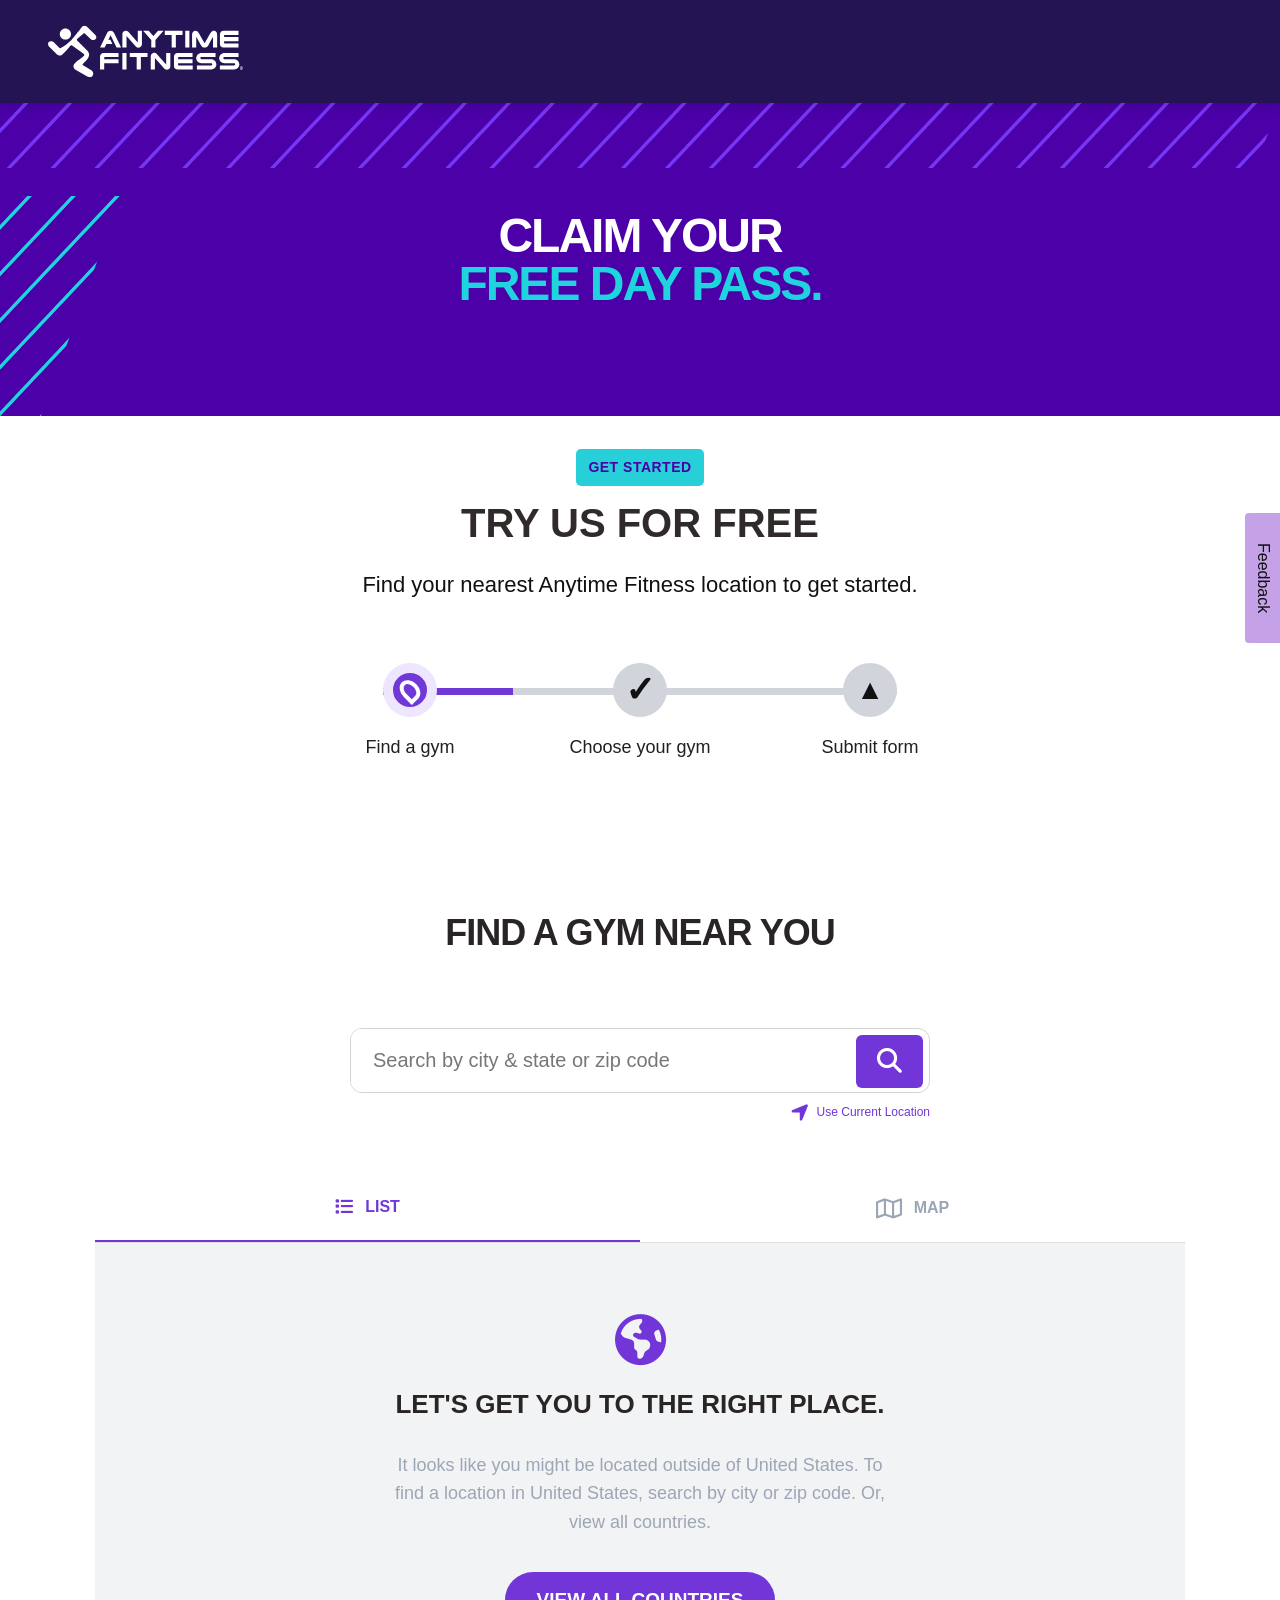
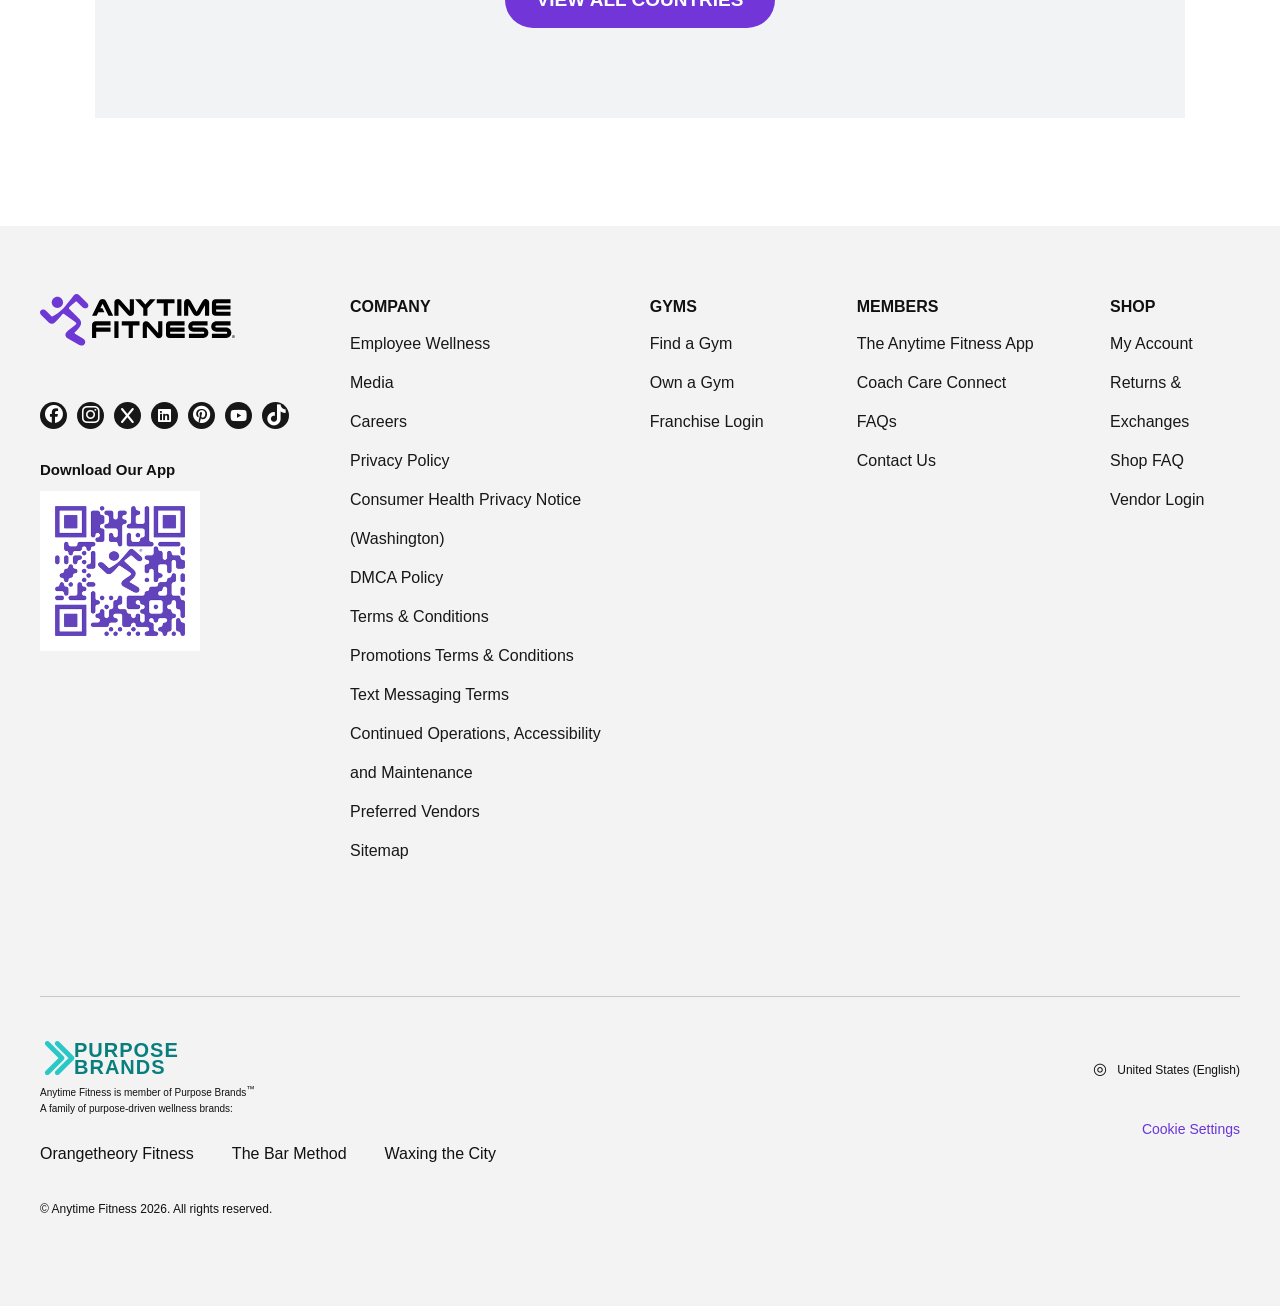
<file: final_project/try-us.html>
<!DOCTYPE html>
<html lang="en">
<head>
    <meta charset="UTF-8">
    <meta name="viewport" content="width=device-width, initial-scale=1.0">
    <title>Try us for free | Anytime fitness</title>
    <link rel="stylesheet" href="styles.css">
    <link rel="stylesheet" href="https://cdnjs.cloudflare.com/ajax/libs/font-awesome/6.7.2/css/all.min.css">
    <link rel="icon" type="images/favicon.svg" href="images/favicon.svg">
</head>
<body>
      <!-- ================= HEADER ================= -->

  <header class="header">

    <div class="header-inner">

      <!-- LOGO -->
      <a href="index.html" class="logo">
        <img
          src="images/logo.svg"
          alt="Anytime Fitness"
          class="logo-svg"
        >
      </a>

  </header>
  <!-- =========================
     FREE DAY PASS SECTION
========================== -->

<section class="free-pass-section">

    <div class="free-pass-banner">
        <h2>
            CLAIM YOUR
            <span>FREE DAY PASS.</span>
        </h2>
    </div>

    <div class="free-pass-content">

        <span class="free-pass-label">
            GET STARTED
        </span>

        <h1>
            TRY US FOR FREE
        </h1>

        <p>
            Find your nearest Anytime Fitness location to get started.
        </p>

        <div class="free-pass-steps">

            <div class="free-pass-line">
                <div class="free-pass-line-active"></div>
            </div>

            <div class="free-pass-step active">
                <div class="free-pass-icon">
                    ●
                </div>

                <span>Find a gym</span>
            </div>

            <div class="free-pass-step">
                <div class="free-pass-icon check">
                    ✓
                </div>

                <span>Choose your gym</span>
            </div>

            <div class="free-pass-step">
                <div class="free-pass-icon submit">
                    ▲
                </div>

                <span>Submit form</span>
            </div>

        </div>

    </div>

</section>
<!-- FIND A GYM SECTION -->
<section>

    <div class="gym-find-card-01">

        <!-- TITLE -->
        <div class="gym-find-header-01">

            <h1>FIND A GYM NEAR YOU</h1>

        </div>


        <!-- SEARCH AREA -->
        <div class="gym-search-area-01">

            <div class="gym-search-box-01">

                <input
                    type="text"
                    placeholder="Search by city & state or zip code"
                >

                <button>
                    <i class="fa-solid fa-magnifying-glass"></i>
                </button>

            </div>


            <!-- CURRENT LOCATION -->
            <a href="#" class="gym-current-location-01">
                <i class="fa-solid fa-location-arrow"></i>
                Use Current Location
            </a>

        </div>


        <!-- LIST / MAP -->
        <div class="gym-tabs-01">

            <div class="gym-tab-list-01 active">
                <i class="fa-solid fa-list"></i>
                <span>LIST</span>
            </div>

            <div class="gym-tab-map-01">
                <i class="fa-regular fa-map"></i>
                <span>MAP</span>
            </div>

        </div>


        <!-- LOCATION MESSAGE -->
        <div class="gym-location-message-01">

            <div class="gym-globe-icon-01">
                <i class="fa-solid fa-earth-americas"></i>
            </div>

            <h2>
                LET'S GET YOU TO THE RIGHT PLACE.
            </h2>

            <p>
                It looks like you might be located outside of United States. To<br>
                find a location in United States, search by city or zip code. Or,<br>
                view all countries.
            </p>

            <a href="#" class="gym-country-btn-01">
                VIEW ALL COUNTRIES
            </a>

        </div>

    </div>

</section>
<!-- Feedback -->
<div class="af-feedback">
    Feedback
</div>
<!-- ================= FOOTER ================= -->
<footer class="footer">

  <!-- ================= FOOTER MAIN ================= -->

  <div class="footer-main">

    <!-- LEFT BRAND AREA -->
    <div class="footer-brand">

      <img
        src="images/logo2.svg"
        alt="Anytime Fitness"
        class="footer-logo"
      >

      <!-- SOCIAL ICONS -->
      <div class="socials">

        <a href="#" class="social facebook"><i class="fa-brands fa-facebook"></i></a>

        <a href="#" class="social instagram"><i class="fa-brands fa-instagram"></i></a>

        <a href="#" class="social x"><i class="fa-brands fa-x"></i></a>

        <a href="#" class="social linkedin"><i class="fa-brands fa-linkedin"></i></a>

        <a href="#" class="social pinterest"><i class="fa-brands fa-pinterest"></i></a>

        <a href="#" class="social youtube"><i class="fa-brands fa-youtube"></i></a>

        <a href="#" class="social tiktok"><i class="fa-brands fa-tiktok"></i></a>

      </div>


      <!-- APP -->
      <h4 class="download-title">
        Download Our App
      </h4>

      <div class="qr-box">

        <img
          src="images/qr.png"
          alt="Download Our App"
        >

      </div>

    </div>


    <!-- ================= COMPANY ================= -->

    <div class="footer-column company-column">

      <h4>COMPANY</h4>

      <ul>

        <li>
          <a href="#">Employee Wellness</a>
        </li>

        <li>
          <a href="#">Media</a>
        </li>

        <li>
          <a href="#">Careers</a>
        </li>

        <li>
          <a href="#">Privacy Policy</a>
        </li>

        <li>
          <a href="#">
            Consumer Health Privacy Notice
          </a>
        </li>

        <li>
          <a href="#">
            (Washington)
          </a>
        </li>

        <li>
          <a href="#">DMCA Policy</a>
        </li>

        <li>
          <a href="#">Terms &amp; Conditions</a>
        </li>

        <li>
          <a href="#">
            Promotions Terms &amp; Conditions
          </a>
        </li>

        <li>
          <a href="#">
            Text Messaging Terms
          </a>
        </li>

        <li>
          <a href="#">
            Continued Operations, Accessibility
          </a>
        </li>

        <li>
          <a href="#">
            and Maintenance
          </a>
        </li>

        <li>
          <a href="#">Preferred Vendors</a>
        </li>

        <li>
          <a href="#">Sitemap</a>
        </li>

      </ul>

    </div>


    <!-- ================= GYMS ================= -->

    <div class="footer-column gyms-column">

      <h4>GYMS</h4>

      <ul>

        <li>
          <a href="#gym">Find a Gym</a>
        </li>

        <li>
          <a href="#">Own a Gym</a>
        </li>

        <li>
          <a href="#">Franchise Login</a>
        </li>

      </ul>

    </div>


    <!-- ================= MEMBERS ================= -->

    <div class="footer-column members-column">

      <h4>MEMBERS</h4>

      <ul>

        <li>
          <a href="#">
            The Anytime Fitness App
          </a>
        </li>

        <li>
          <a href="#">
            Coach Care Connect
          </a>
        </li>

        <li>
          <a href="#">FAQs</a>
        </li>

        <li>
          <a href="#">Contact Us</a>
        </li>

      </ul>

    </div>


    <!-- ================= SHOP ================= -->

    <div class="footer-column shop-column">

      <h4>SHOP</h4>

      <ul>

        <li>
          <a href="#">My Account</a>
        </li>

        <li>
          <a href="#">
            Returns &amp;
          </a>
        </li>

        <li>
          <a href="#">
            Exchanges
          </a>
        </li>

        <li>
          <a href="#">Shop FAQ</a>
        </li>

        <li>
          <a href="#">Vendor Login</a>
        </li>

      </ul>

    </div>

  </div>


  <!-- ================= FOOTER BOTTOM ================= -->

  <div class="footer-bottom">

    <div class="bottom-left">

      <!-- PURPOSE BRANDS -->
      <div class="purpose1-logo">

        <span class="purpose1-arrows"><i class="fa-solid fa-chevron-right"></i>
          <i class="fa-solid fa-chevron-right"></i></span>

        <span class="purpose1-text-logo">
          PURPOSE<br>
          BRANDS
        </span>

      </div>


      <p class="purpose1-description">
        Anytime Fitness is member of Purpose Brands<sup>™</sup><br>
        A family of purpose-driven wellness brands:
      </p>


      <div class="brand-links">

        <a href="#">
          Orangetheory Fitness
        </a>

        <a href="#">
          The Bar Method
        </a>

        <a href="#">
          Waxing the City
        </a>

      </div>


      <p class="copyright">
        © Anytime Fitness 2026. All rights reserved.
      </p>

    </div>


    <!-- RIGHT -->
    <div class="bottom-right">

      <p class="language">
        <span>◎</span>
        United States (English)
      </p>

      <a href="#" class="cookie-settings">
        Cookie Settings
      </a>

    </div>

  </div>

</footer>


    
</body>
</html>
</file>
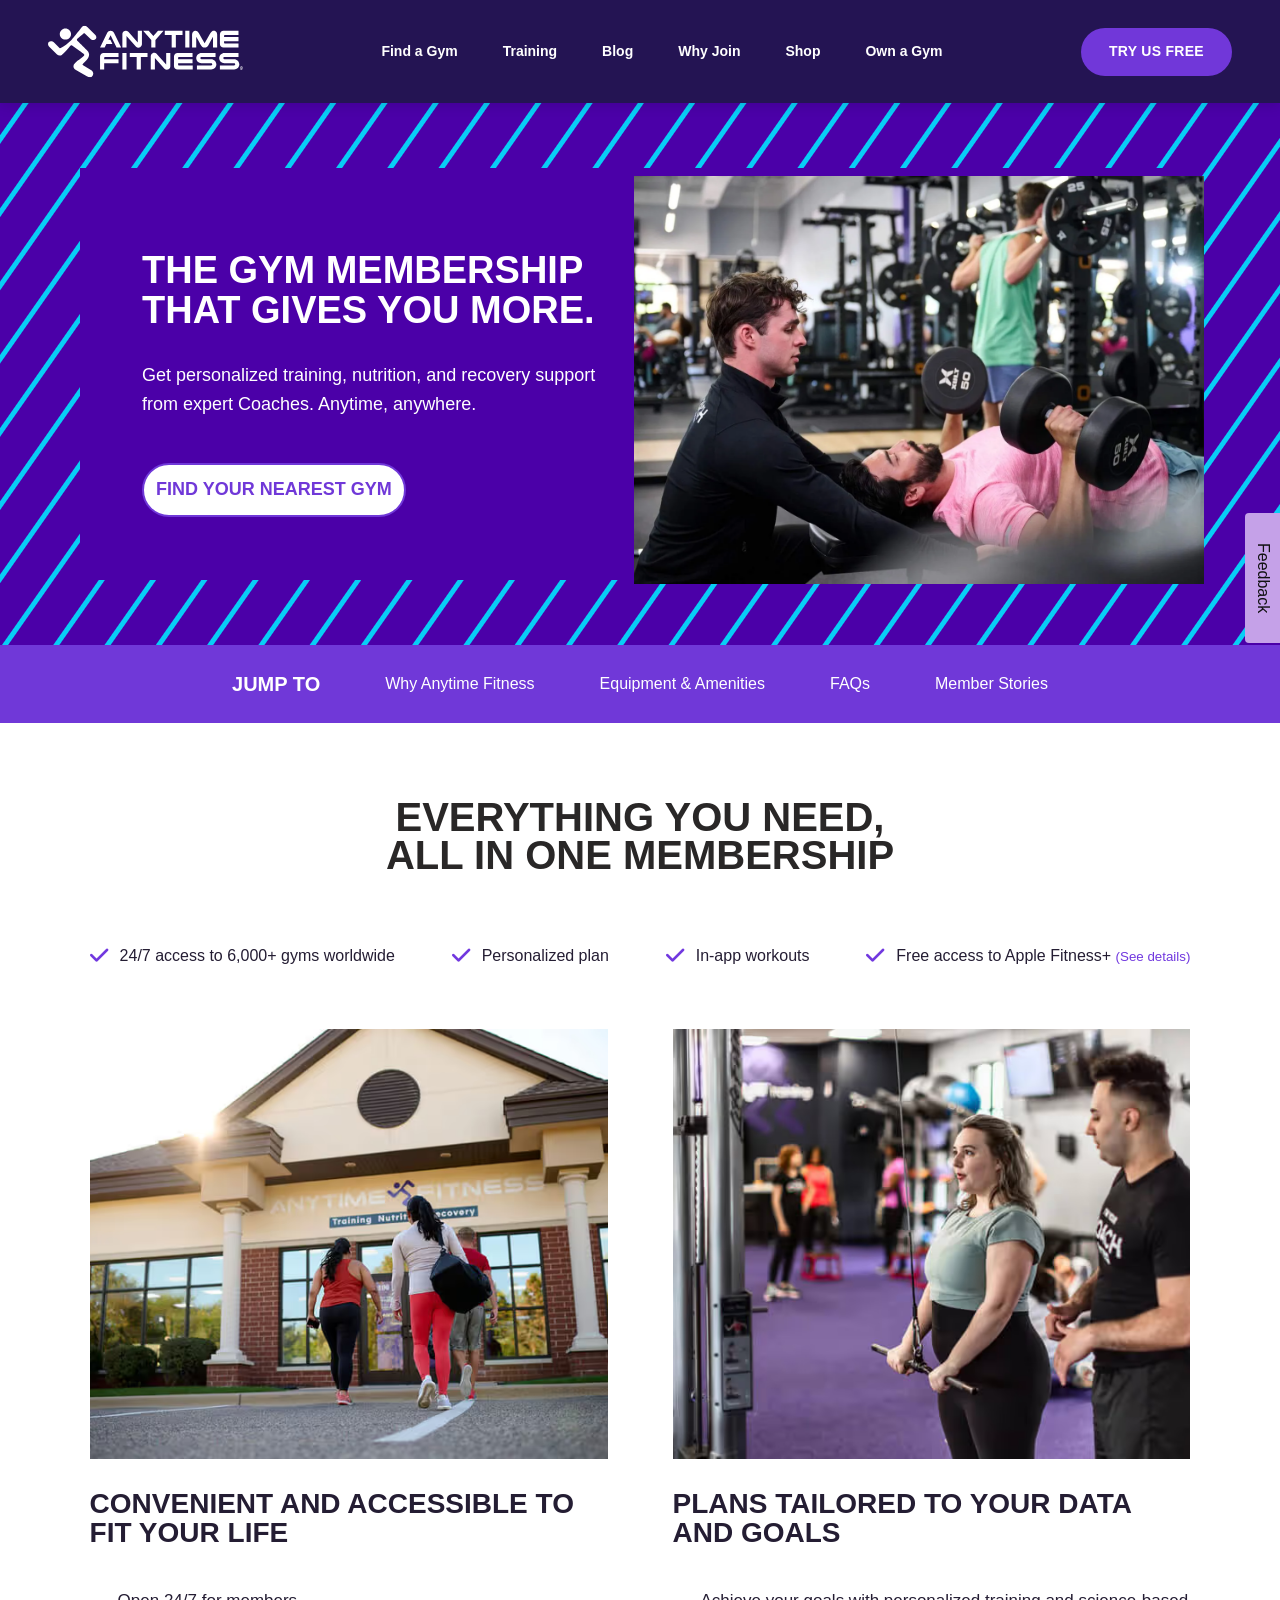
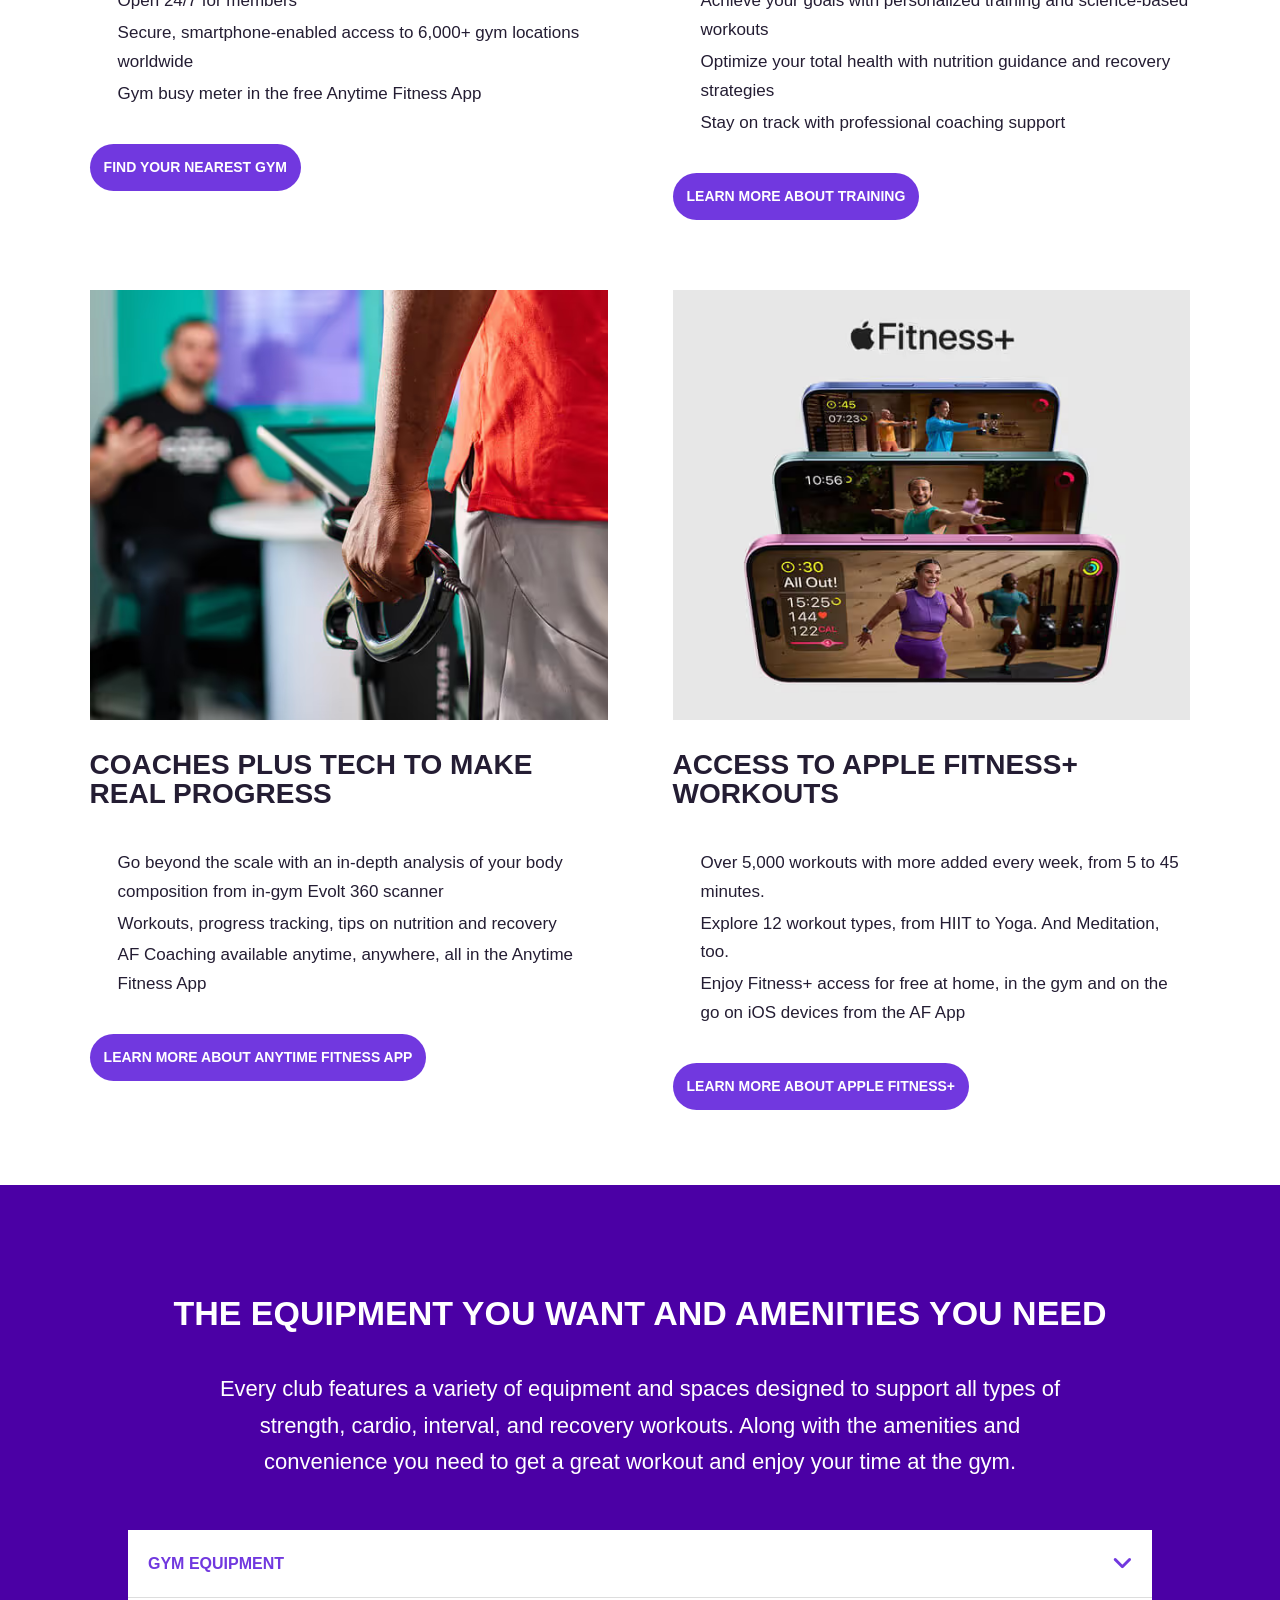
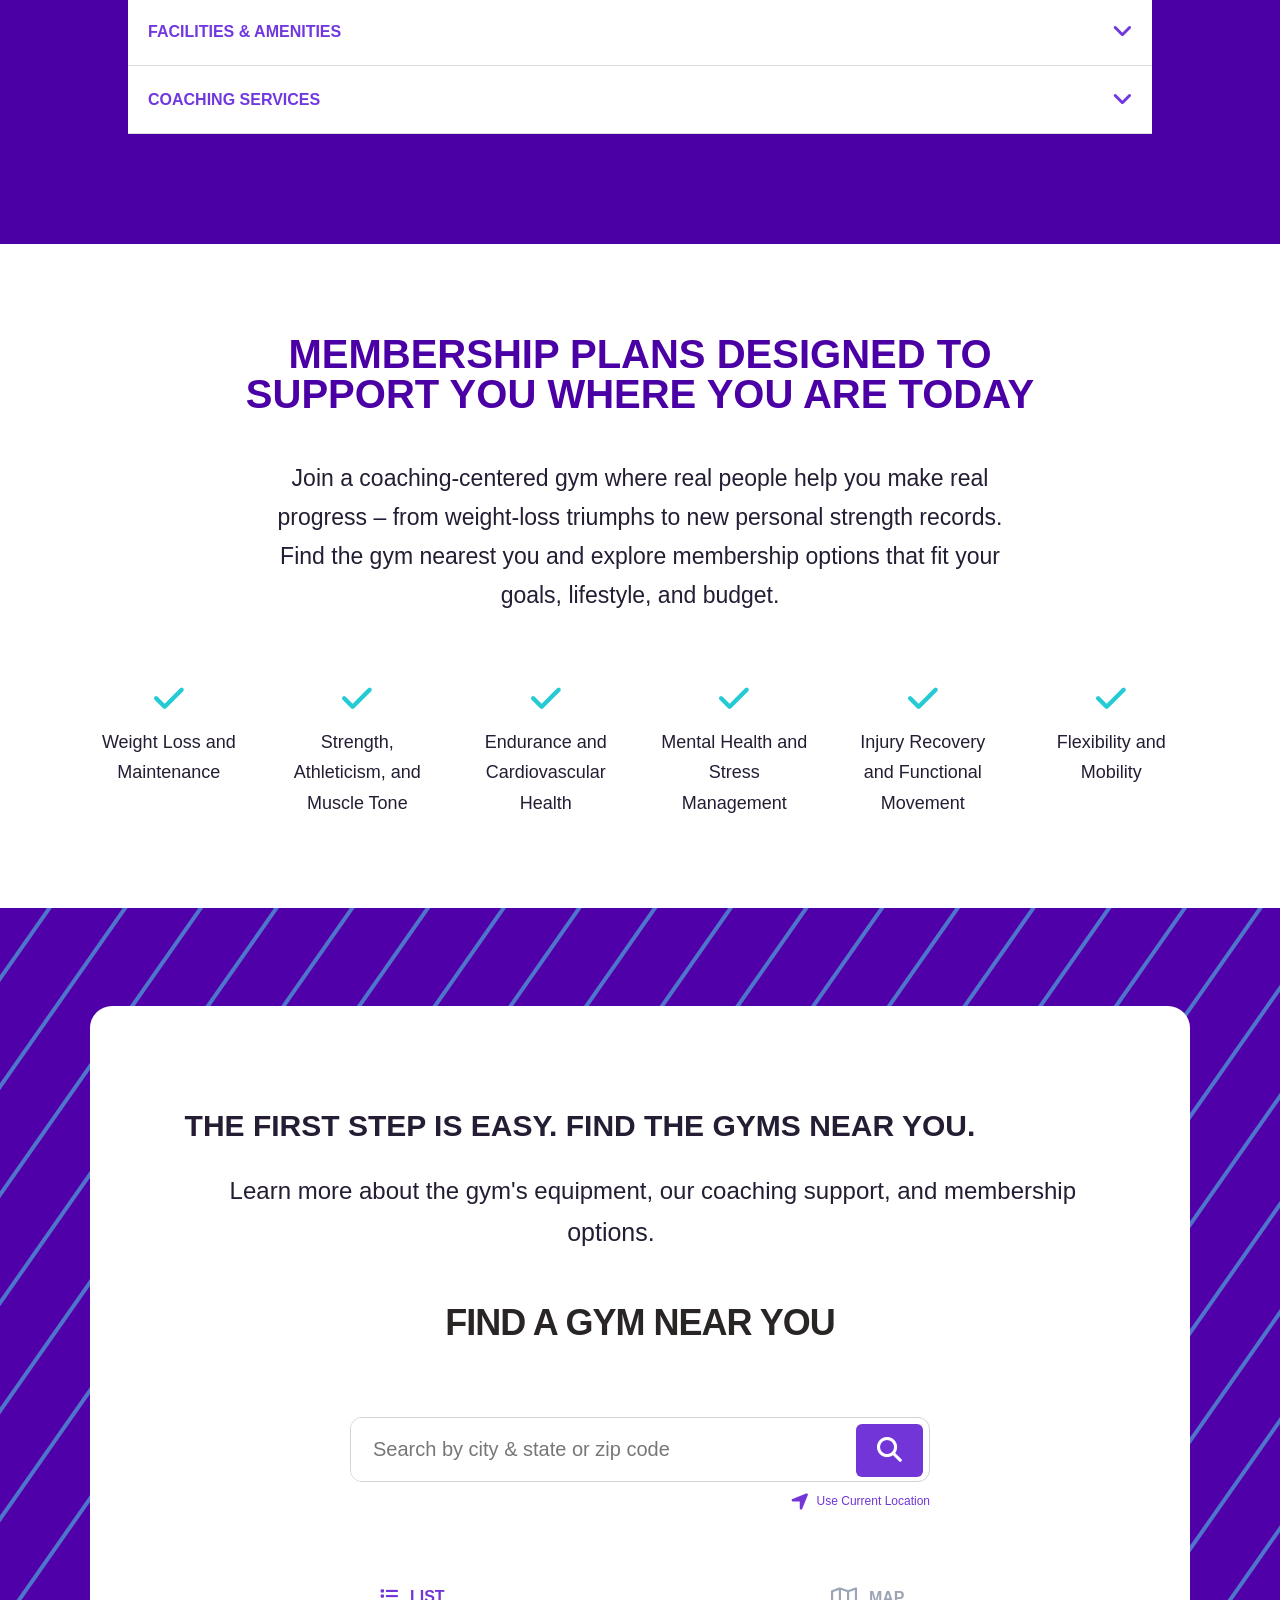
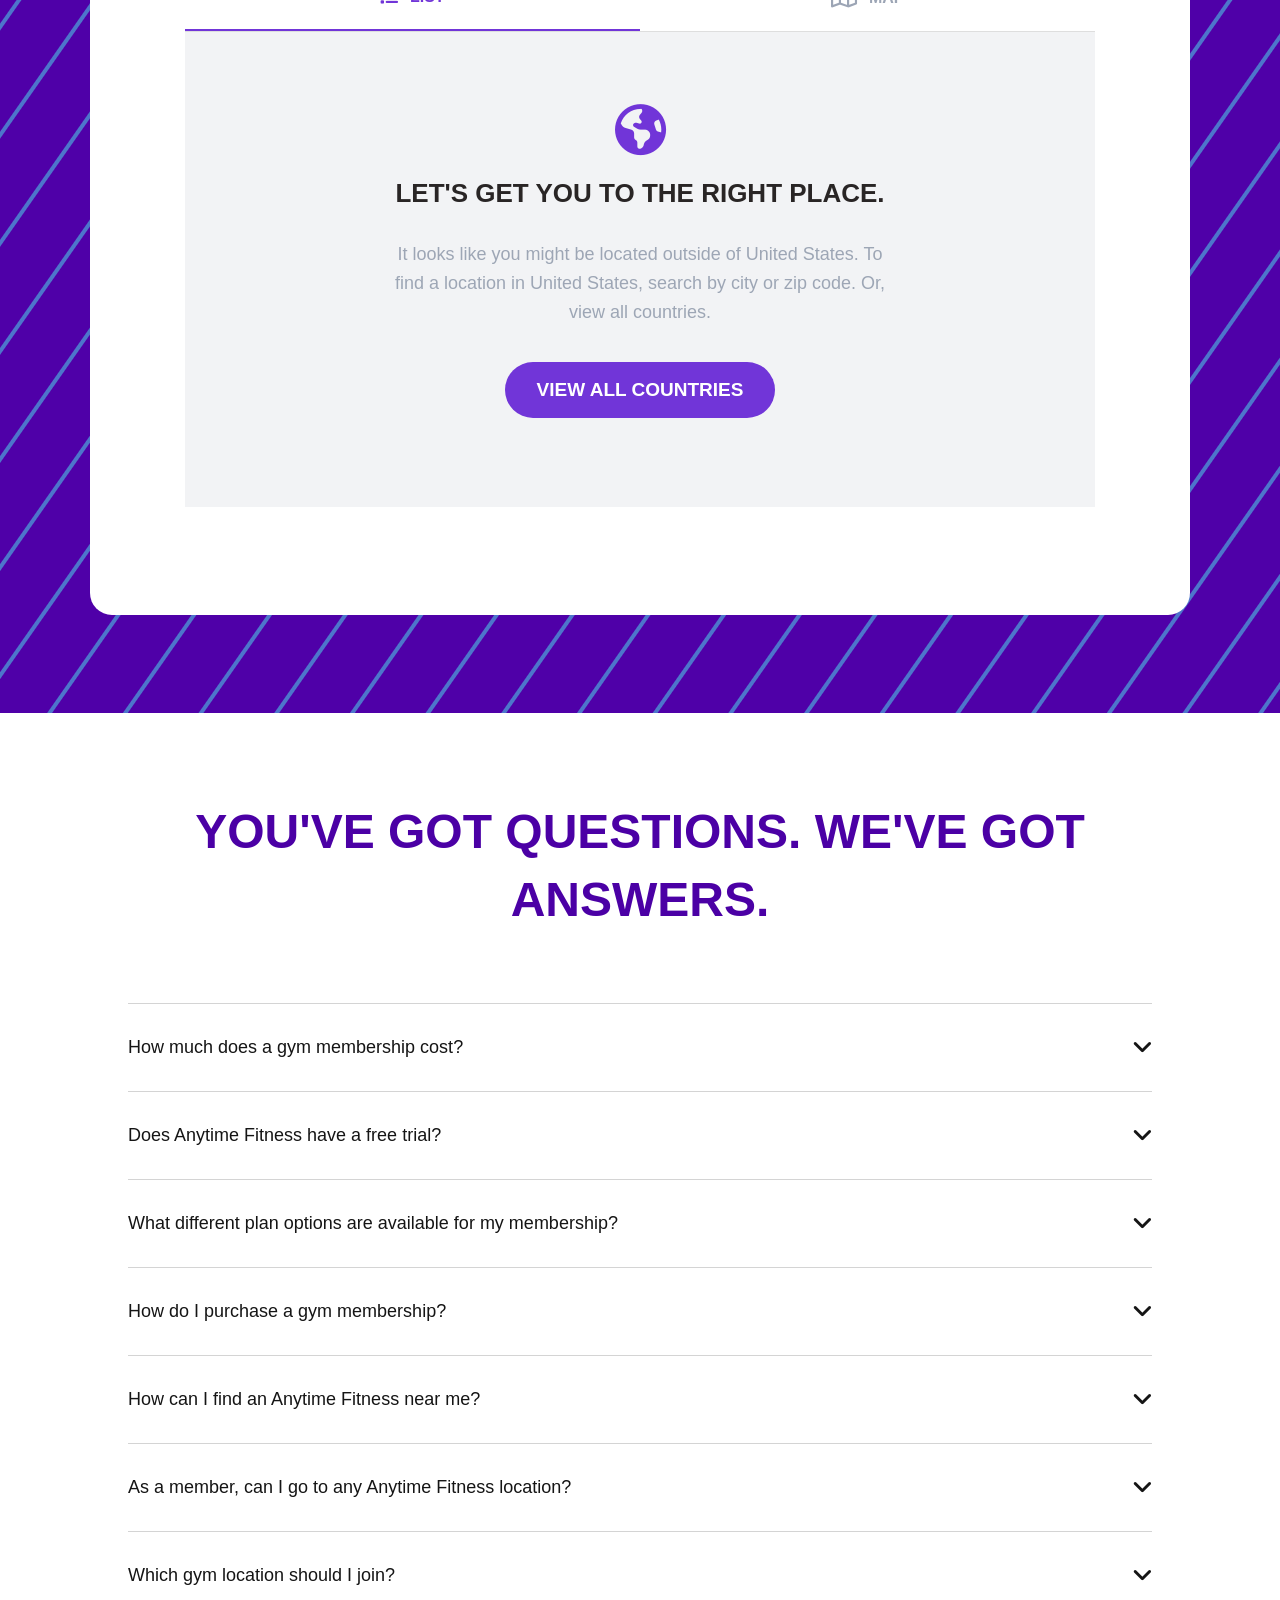
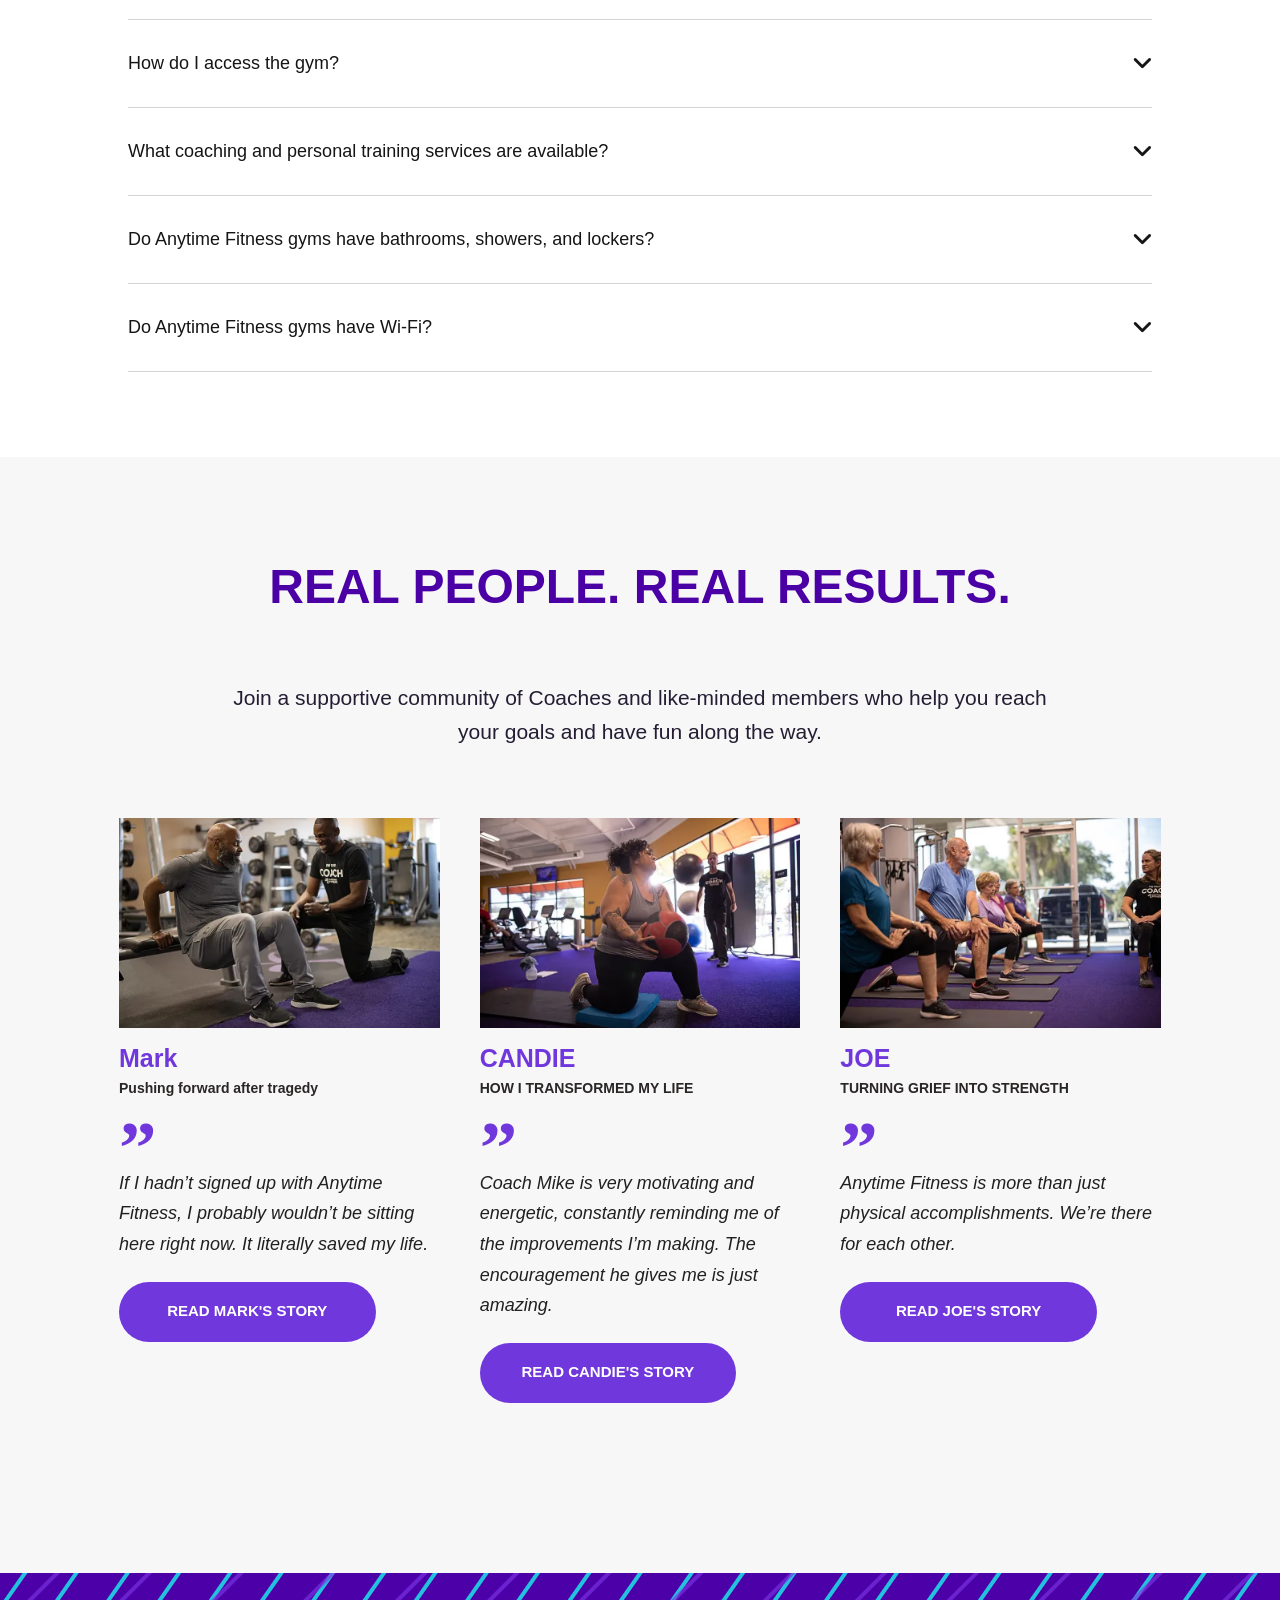
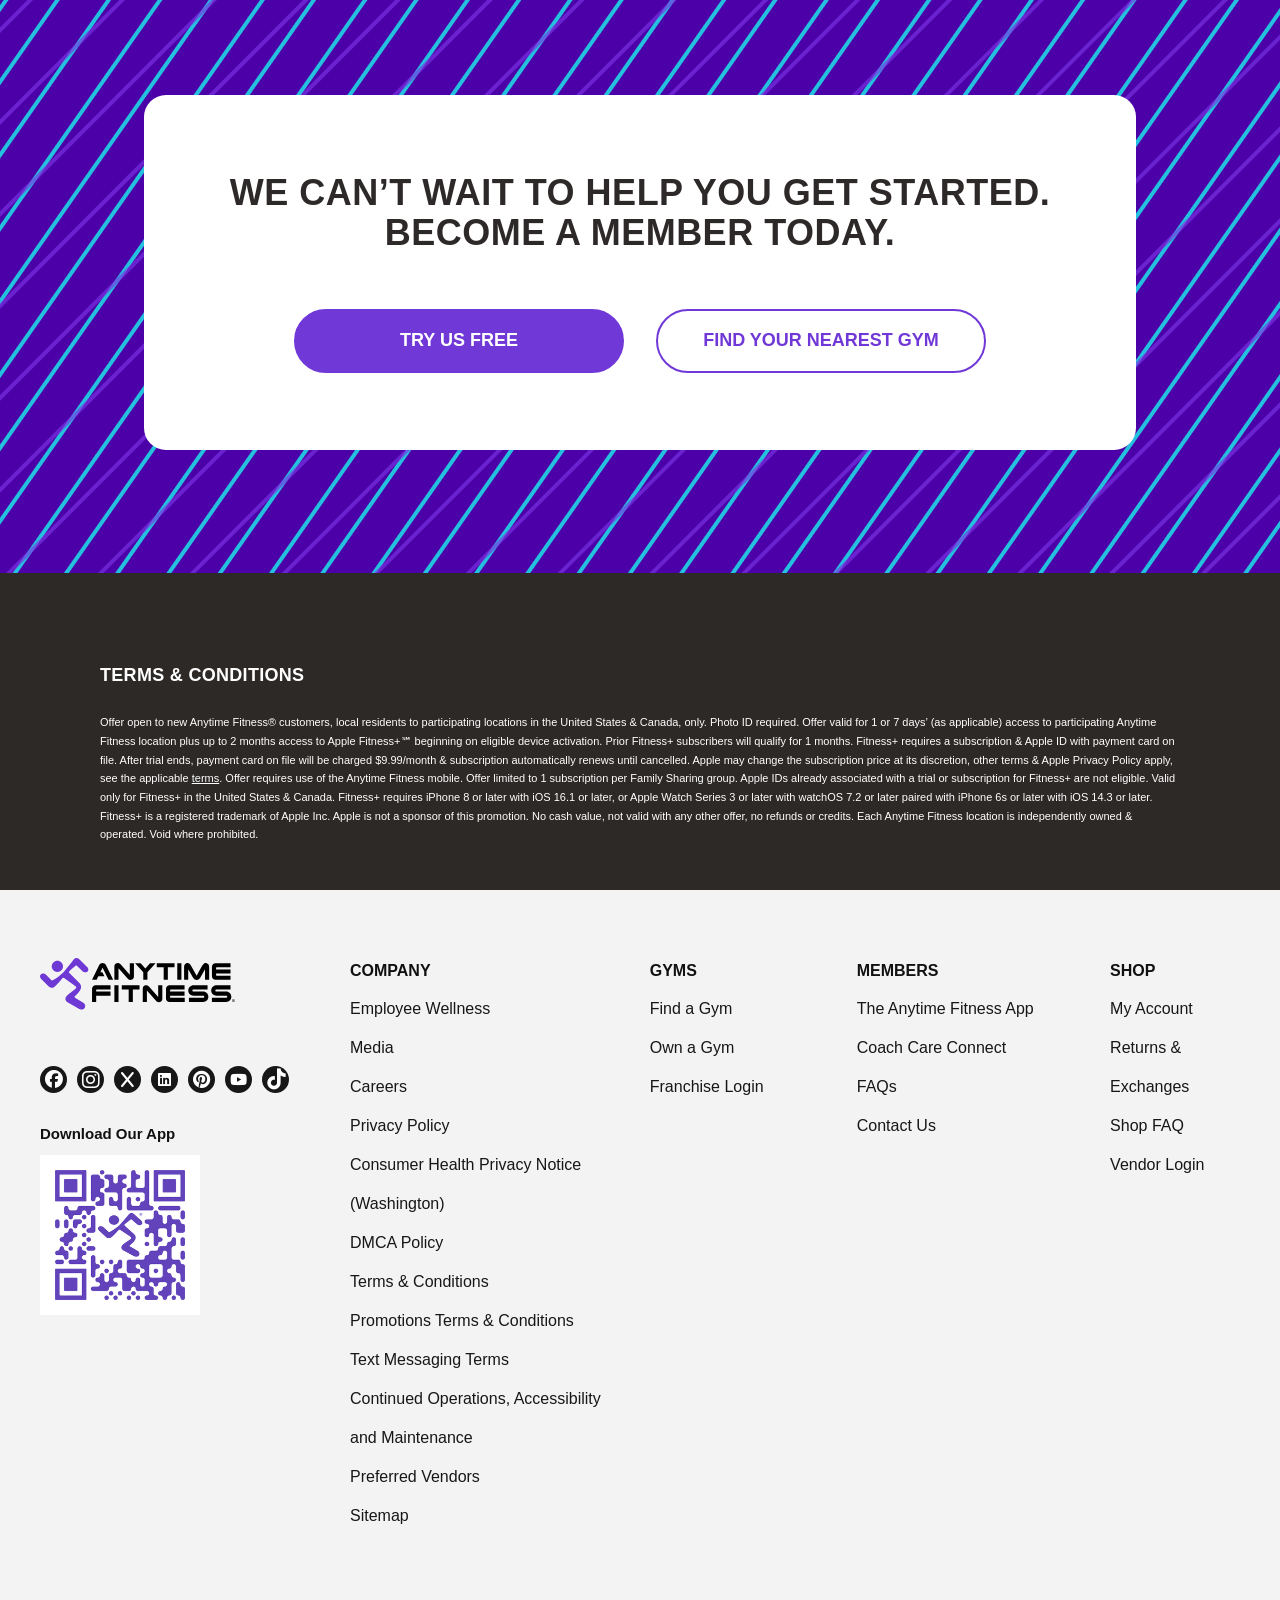
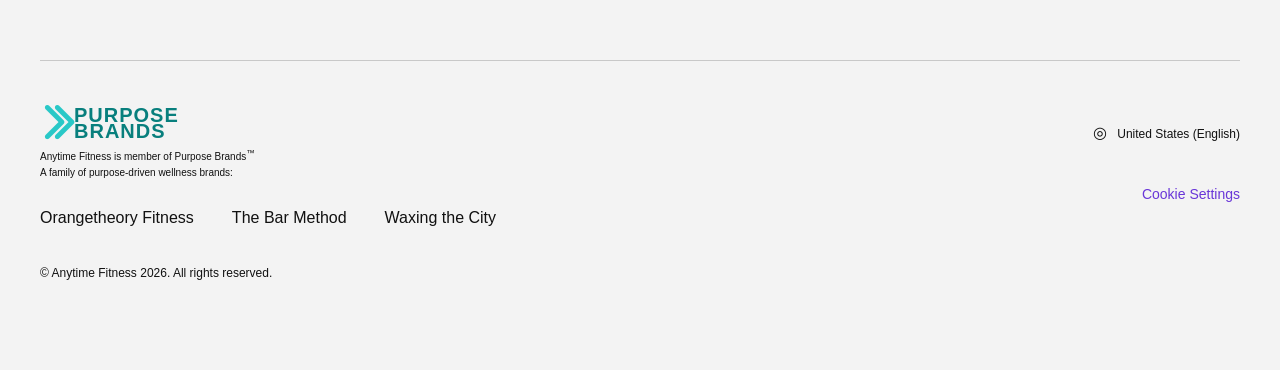
<file: final_project/why_join.html>
<!DOCTYPE html>
<html lang="en">
<head>
    <meta charset="UTF-8">
    <meta name="viewport" content="width=device-width, initial-scale=1.0">
    <title>Gym Membership - fitness membership | Anytime Fitness</title>
    <link rel="icon" type="images/favicon.svg" href="images/favicon.svg">
    <link rel="stylesheet" href="styles.css">
    <link rel="stylesheet" href="https://cdnjs.cloudflare.com/ajax/libs/font-awesome/6.7.2/css/all.min.css">
</head>
<body>
      
  <!-- ================= HEADER ================= -->

  <header class="header">

    <div class="header-inner">

      <!-- LOGO -->
      <a href="index.html" class="logo">
        <img
          src="images/logo.svg"
          alt="Anytime Fitness"
          class="logo-svg"
        >
      </a>


      <!-- NAVIGATION -->
      <nav class="nav">

        <ul>

          <li>
            <a href="find_a_Gyme.html">Find a Gym</a>
          </li>

          <li>
            <a href="traning.html">Training</a>
          </li>

          <li>
            <a href="blog.html">Blog</a>
          </li>

          <li>
            <a href="why_join.html">Why Join</a>
          </li>

          <li>
            <a href="shop.html">Shop</a>
          </li>

          <li>
            <a href="own_a_gym.html">Own a Gym</a>
          </li>

        </ul>

      </nav>


      <!-- TRY US FREE -->
      <a href="try-us.html" class="btn btn-try">
        TRY US FREE
      </a>

    </div>

  </header>
    <!-- =========================
     GYM MEMBERSHIP HERO
========================= -->

<section class="membership-hero">

    <div class="membership-content">
        <h1>
            THE GYM MEMBERSHIP<br>
            THAT GIVES YOU MORE.
        </h1>

        <p>
            Get personalized training, nutrition, and recovery support
            from expert Coaches. Anytime, anywhere.
        </p>

        <a href="#" class="membership-btn">
            FIND YOUR NEAREST GYM
        </a>
    </div>

    <div class="membership-image">
        <img src="images/training-hero.webp" alt="Gym Training">
    </div>

</section>

<!-- =========================
     JUMP TO BAR
========================= -->

<div class="jump-bar">
    <strong>JUMP TO</strong>

    <a href="#">Why Anytime Fitness</a>
    <a href="#">Equipment & Amenities</a>
    <a href="#">FAQs</a>
    <a href="#">Member Stories</a>
</div>
   <!-- =====================================================
     EVERYTHING YOU NEED - MEMBERSHIP
===================================================== -->

<section class="membership-section">

    <!-- TOP HEADING -->
    <div class="membership-intro">
        <h2>
            EVERYTHING YOU NEED,<br>
            ALL IN ONE MEMBERSHIP
        </h2>

        <div class="membership-benefits">

            <div class="benefit">
                <span><i class="fa-notdog fa-solid fa-check"></i></span>
                <p>24/7 access to 6,000+ gyms worldwide</p>
            </div>

            <div class="benefit">
                <span><i class="fa-notdog fa-solid fa-check"></i></span>
                <p>Personalized plan</p>
            </div>

            <div class="benefit">
                <span><i class="fa-notdog fa-solid fa-check"></i></span>
                <p>In-app workouts</p>
            </div>

            <div class="benefit">
                <span><i class="fa-notdog fa-solid fa-check"></i></span>
                <p>
                    Free access to Apple Fitness+
                    <small>(See details)</small>
                </p>
            </div>

        </div>
    </div>


    <!-- =================================================
         FEATURE CARDS
    ================================================= -->

    <div class="membership-grid">

        <!-- CARD 1 -->
        <div class="membership-card">

            <img src="images/mf1.avif" alt="Gym">

            <h3>
                CONVENIENT AND ACCESSIBLE TO
                FIT YOUR LIFE
            </h3>

            <ul>
                <li>Open 24/7 for members</li>
                <li>
                    Secure, smartphone-enabled access
                    to 6,000+ gym locations worldwide
                </li>
                <li>
                    Gym busy meter in the free Anytime
                    Fitness App
                </li>
            </ul>

            <a href="#" class="purple-btn">
                FIND YOUR NEAREST GYM
            </a>

        </div>


        <!-- CARD 2 -->
        <div class="membership-card">

            <img src="images/mf2.avif" alt="Personal Training">

            <h3>
                PLANS TAILORED TO YOUR DATA AND
                GOALS
            </h3>

            <ul>
                <li>
                    Achieve your goals with personalized
                    training and science-based workouts
                </li>

                <li>
                    Optimize your total health with
                    nutrition guidance and recovery
                    strategies
                </li>

                <li>
                    Stay on track with professional
                    coaching support
                </li>
            </ul>

            <a href="#" class="purple-btn">
                LEARN MORE ABOUT TRAINING
            </a>

        </div>


        <!-- CARD 3 -->
        <div class="membership-card">

            <img src="images/mf4.avif" alt="Coaching">

            <h3>
                COACHES PLUS TECH TO MAKE REAL
                PROGRESS
            </h3>

            <ul>
                <li>
                    Go beyond the scale with an in-depth
                    analysis of your body composition from
                    in-gym Evolt 360 scanner
                </li>

                <li>
                    Workouts, progress tracking, tips on
                    nutrition and recovery
                </li>

                <li>
                    AF Coaching available anytime,
                    anywhere, all in the Anytime Fitness App
                </li>
            </ul>

            <a href="#" class="purple-btn">
                LEARN MORE ABOUT ANYTIME FITNESS APP
            </a>

        </div>


        <!-- CARD 4 -->
        <div class="membership-card">

            <img src="images/why-join-features-afp-multi-hardware-lockup-iphone-16-large (1) (1).avif" alt="Apple Fitness">

            <h3>
                ACCESS TO APPLE FITNESS+
                WORKOUTS
            </h3>

            <ul>
                <li>
                    Over 5,000 workouts with more added
                    every week, from 5 to 45 minutes.
                </li>

                <li>
                    Explore 12 workout types, from HIIT
                    to Yoga. And Meditation, too.
                </li>

                <li>
                    Enjoy Fitness+ access for free at home,
                    in the gym and on the go on iOS devices
                    from the AF App
                </li>
            </ul>

            <a href="#" class="purple-btn">
                LEARN MORE ABOUT APPLE FITNESS+
            </a>

        </div>

    </div>

</section>



<!-- =====================================================
     EQUIPMENT & AMENITIES
===================================================== -->

<section class="equipment-section">

    <div class="equipment-heading">

        <h2>
            THE EQUIPMENT YOU WANT AND AMENITIES YOU NEED
        </h2>

        <p>
            Every club features a variety of equipment and spaces
            designed to support all types of strength, cardio,
            interval, and recovery workouts. Along with the amenities
            and convenience you need to get a great workout and enjoy
            your time at the gym.
        </p>

    </div>


    <div class="accordion">

        <div class="accordion-item">

            <button class="accordion-btn">
                <span>GYM EQUIPMENT</span>
                <b><i class="fa-solid fa-angle-down"></i></b>
            </button>

            <div class="accordion-content">
                <p>
                    A variety of modern strength and cardio equipment
                    designed for every type of workout.
                </p>
            </div>

        </div>


        <div class="accordion-item">

            <button class="accordion-btn">
                <span>FACILITIES & AMENITIES</span>
                <b><i class="fa-solid fa-angle-down"></i></b>
            </button>

            <div class="accordion-content">
                <p>
                    Comfortable facilities and amenities designed
                    to make every workout convenient.
                </p>
            </div>

        </div>


        <div class="accordion-item">

            <button class="accordion-btn">
                <span>COACHING SERVICES</span>
                <b><i class="fa-solid fa-angle-down"></i></b>
            </button>

            <div class="accordion-content">
                <p>
                    Professional coaching and personal training
                    support to help members reach their goals.
                </p>
            </div>

        </div>

    </div>

</section>



<!-- =====================================================
     MEMBERSHIP PLANS
===================================================== -->

<section class="plans-section">

    <h2>
        MEMBERSHIP PLANS DESIGNED TO<br>
        SUPPORT YOU WHERE YOU ARE TODAY
    </h2>

    <p class="plans-description">
        Join a coaching-centered gym where real people help you
        make real progress – from weight-loss triumphs to new
        personal strength records. Find the gym nearest you and
        explore membership options that fit your goals,
        lifestyle, and budget.
    </p>


    <div class="plans-grid">

        <div class="plan-item">
            <span><i class="fa-etch fa-solid fa-check"></i></span>
            <p>
                Weight Loss and<br>
                Maintenance
            </p>
        </div>

        <div class="plan-item">
            <span><i class="fa-etch fa-solid fa-check"></i></span>
            <p>
                Strength,<br>
                Athleticism, and<br>
                Muscle Tone
            </p>
        </div>

        <div class="plan-item">
            <span><i class="fa-etch fa-solid fa-check"></i></span>
            <p>
                Endurance and<br>
                Cardiovascular<br>
                Health
            </p>
        </div>

        <div class="plan-item">
            <span><i class="fa-etch fa-solid fa-check"></i></span>
            <p>
                Mental Health and<br>
                Stress<br>
                Management
            </p>
        </div>

        <div class="plan-item">
            <span><i class="fa-etch fa-solid fa-check"></i></span>
            <p>
                Injury Recovery<br>
                and Functional<br>
                Movement
            </p>
        </div>

        <div class="plan-item">
            <span><i class="fa-etch fa-solid fa-check"></i></span>
            <p>
                Flexibility and<br>
                Mobility
            </p>
        </div>

    </div>

</section>
<!-- FIND A GYM SECTION -->
<section class="gym-find-01">

    <div class="gym-find-card-01">
        <h4 class="hed-gym">THE FIRST STEP IS EASY. FIND THE GYMS NEAR YOU.</h4>
        <p class="head-gym">Learn more about the gym's equipment, our coaching support, and membership </p>
        <p class="head-gym1">options.</p>

        <!-- TITLE -->
        <div class="gym-find-header-01">

            <h1>FIND A GYM NEAR YOU</h1>

        </div>


        <!-- SEARCH AREA -->
        <div class="gym-search-area-01">

            <div class="gym-search-box-01">

                <input
                    type="text"
                    placeholder="Search by city & state or zip code"
                >

                <button>
                    <i class="fa-solid fa-magnifying-glass"></i>
                </button>

            </div>


            <!-- CURRENT LOCATION -->
            <a href="#" class="gym-current-location-01">
                <i class="fa-solid fa-location-arrow"></i>
                Use Current Location
            </a>

        </div>


        <!-- LIST / MAP -->
        <div class="gym-tabs-01">

            <div class="gym-tab-list-01 active">
                <i class="fa-solid fa-list"></i>
                <span>LIST</span>
            </div>

            <div class="gym-tab-map-01">
                <i class="fa-regular fa-map"></i>
                <span>MAP</span>
            </div>

        </div>


        <!-- LOCATION MESSAGE -->
        <div class="gym-location-message-01">

            <div class="gym-globe-icon-01">
                <i class="fa-solid fa-earth-americas"></i>
            </div>

            <h2>
                LET'S GET YOU TO THE RIGHT PLACE.
            </h2>

            <p>
                It looks like you might be located outside of United States. To<br>
                find a location in United States, search by city or zip code. Or,<br>
                view all countries.
            </p>

            <a href="#" class="gym-country-btn-01">
                VIEW ALL COUNTRIES
            </a>

        </div>

    </div>

</section>



<!-- =====================================================
     FAQ
===================================================== -->

<section class="faq-section">

    <h2>
        YOU'VE GOT QUESTIONS. WE'VE GOT<br>
        ANSWERS.
    </h2>


    <div class="faq-container">

        <div class="faq-item">
            <button class="faq-question">
                <span>How much does a gym membership cost?</span>
                <b><i class="fa-solid fa-angle-down"></i></b>
            </button>

            <div class="faq-answer">
                <p>
                    Membership pricing can vary depending on the
                    location and membership option selected.
                </p>
            </div>
        </div>


        <div class="faq-item">
            <button class="faq-question">
                <span>Does Anytime Fitness have a free trial?</span>
                <b><i class="fa-solid fa-angle-down"></i></b>
            </button>

            <div class="faq-answer">
                <p>
                    Trial availability may vary by gym location.
                </p>
            </div>
        </div>


        <div class="faq-item">
            <button class="faq-question">
                <span>
                    What different plan options are available
                    for my membership?
                </span>
                <b><i class="fa-solid fa-angle-down"></i></b>
            </button>

            <div class="faq-answer">
                <p>
                    Membership options vary by location and
                    available services.
                </p>
            </div>
        </div>


        <div class="faq-item">
            <button class="faq-question">
                <span>How do I purchase a gym membership?</span>
                <b><i class="fa-solid fa-angle-down"></i></b>
            </button>

            <div class="faq-answer">
                <p>
                    Choose a gym location and select the membership
                    option that works best for you.
                </p>
            </div>
        </div>


        <div class="faq-item">
            <button class="faq-question">
                <span>How can I find an Anytime Fitness near me?</span>
                <b><i class="fa-solid fa-angle-down"></i></b>
            </button>

            <div class="faq-answer">
                <p>
                    Use the gym finder to locate the nearest gym.
                </p>
            </div>
        </div>


        <div class="faq-item">
            <button class="faq-question">
                <span>
                    As a member, can I go to any Anytime Fitness
                    location?
                </span>
                <b><i class="fa-solid fa-angle-down"></i></b>
            </button>

            <div class="faq-answer">
                <p>
                    Access depends on the membership terms and
                    location.
                </p>
            </div>
        </div>


        <div class="faq-item">
            <button class="faq-question">
                <span>Which gym location should I join?</span>
                <b><i class="fa-solid fa-angle-down"></i></b>
            </button>

            <div class="faq-answer">
                <p>
                    Choose the location that best fits your goals,
                    lifestyle and schedule.
                </p>
            </div>
        </div>


        <div class="faq-item">
            <button class="faq-question">
                <span>How do I access the gym?</span>
                <b><i class="fa-solid fa-angle-down"></i></b>
            </button>

            <div class="faq-answer">
                <p>
                    Members can use the access method provided
                    with their membership.
                </p>
            </div>
        </div>


        <div class="faq-item">
            <button class="faq-question">
                <span>
                    What coaching and personal training services
                    are available?
                </span>
                <b><i class="fa-solid fa-angle-down"></i></b>
            </button>

            <div class="faq-answer">
                <p>
                    Coaching and personal training options are
                    available depending on the gym.
                </p>
            </div>
        </div>


        <div class="faq-item">
            <button class="faq-question">
                <span>
                    Do Anytime Fitness gyms have bathrooms,
                    showers, and lockers?
                </span>
                <b><i class="fa-solid fa-angle-down"></i></b>
            </button>

            <div class="faq-answer">
                <p>
                    Amenities can vary by gym location.
                </p>
            </div>
        </div>


        <div class="faq-item">
            <button class="faq-question">
                <span>Do Anytime Fitness gyms have Wi-Fi?</span>
                <b><i class="fa-solid fa-angle-down"></i></b>
            </button>

            <div class="faq-answer">
                <p>
                    Wi-Fi availability may vary by gym location.
                </p>
            </div>
        </div>

    </div>

</section>



<!-- =====================================================
     REAL PEOPLE REAL RESULTS
===================================================== -->

<section class="real-results">

    <div class="real-results-heading">

        <h2>REAL PEOPLE. REAL RESULTS.</h2>

        <p>
            Join a supportive community of Coaches and like-minded
            members who help you reach your goals and have fun
            along the way.
        </p>

    </div>


    <section class="af-story-section">

    <div class="af-story-card">

        <img src="images/_community-mss-2023-mark-1-p-800.avif" alt="Luis">

        <h2>Mark</h2>

        <h3>Pushing forward after tragedy</h3>

        <div class="af-story-quotes">”</div>

        <p>
            If I hadn’t signed up with Anytime Fitness, I probably wouldn’t be sitting here right now. It literally saved my life.
        </p>

        <a href="#" class="af-story-btn">
            READ MARK'S STORY
        </a>

    </div>


    <div class="af-story-card">

        <img src="images/community-mss-2023-candie-1-p-800.avif" alt="Molly">

        <h2>CANDIE</h2>

        <h3>HOW I TRANSFORMED MY LIFE</h3>

        <div class="af-story-quotes">”</div>

        <p>
            Coach Mike is very motivating and energetic,
            constantly reminding me of the improvements
            I’m making. The encouragement he gives me
            is just amazing.
        </p>

        <a href="#" class="af-story-btn">
             READ CANDIE'S STORY
        </a>

    </div>


    <div class="af-story-card">

        <img src="images/community-mss-2023-joe-1-p-800.avif" alt="James">

        <h2>JOE</h2>

        <h3>TURNING GRIEF INTO STRENGTH</h3>

        <div class="af-story-quotes">”</div>

        <p>
            Anytime Fitness is more than just physical
            accomplishments. We’re there for each other.
        </p>

        <a href="#" class="af-story-btn">
            READ JOE'S STORY
        </a>

    </div>

</section>

</section>
<!-- ================= CTA SECTION ================= -->
<section class="cta-section">

    <div class="cta-box">

        <h2>
            WE CAN’T WAIT TO HELP YOU GET STARTED.<br>
            BECOME A MEMBER TODAY.
        </h2>

        <div class="cta-buttons">
            <a href="#" class="cta-btn primary-btn">
                TRY US FREE
            </a>

            <a href="#" class="cta-btn outline-btn">
                FIND YOUR NEAREST GYM
            </a>
        </div>

    </div>

</section>
<section class="terms-section">
  <div class="terms-container">

    <h3>TERMS &amp; CONDITIONS</h3>

    <p>
      Offer open to new Anytime Fitness® customers, local residents to
      participating locations in the United States &amp; Canada, only.
      Photo ID required. Offer valid for 1 or 7 days’ (as applicable)
      access to participating Anytime Fitness location plus up to 2 months
      access to Apple Fitness+℠ beginning on eligible device activation.
      Prior Fitness+ subscribers will qualify for 1 months. Fitness+
      requires a subscription &amp; Apple ID with payment card on file.
      After trial ends, payment card on file will be charged $9.99/month
      &amp; subscription automatically renews until cancelled. Apple may
      change the subscription price at its discretion, other terms &amp;
      Apple Privacy Policy apply, see the applicable
      <a href="#">terms</a>. Offer requires use of the Anytime Fitness
      mobile. Offer limited to 1 subscription per Family Sharing group.
      Apple IDs already associated with a trial or subscription for
      Fitness+ are not eligible. Valid only for Fitness+ in the United
      States &amp; Canada. Fitness+ requires iPhone 8 or later with iOS
      16.1 or later, or Apple Watch Series 3 or later with watchOS 7.2
      or later paired with iPhone 6s or later with iOS 14.3 or later.
      Fitness+ is a registered trademark of Apple Inc. Apple is not a
      sponsor of this promotion. No cash value, not valid with any other
      offer, no refunds or credits. Each Anytime Fitness location is
      independently owned &amp; operated. Void where prohibited.
    </p>

  </div>
</section>
<!-- Feedback -->
<div class="af-feedback">
    Feedback
</div>
<!-- ================= FOOTER ================= -->
<footer class="footer">

  <!-- ================= FOOTER MAIN ================= -->

  <div class="footer-main">

    <!-- LEFT BRAND AREA -->
    <div class="footer-brand">

      <img
        src="images/logo2.svg"
        alt="Anytime Fitness"
        class="footer-logo"
      >

      <!-- SOCIAL ICONS -->
      <div class="socials">

        <a href="#" class="social facebook"><i class="fa-brands fa-facebook"></i></a>

        <a href="#" class="social instagram"><i class="fa-brands fa-instagram"></i></a>

        <a href="#" class="social x"><i class="fa-brands fa-x"></i></a>

        <a href="#" class="social linkedin"><i class="fa-brands fa-linkedin"></i></a>

        <a href="#" class="social pinterest"><i class="fa-brands fa-pinterest"></i></a>

        <a href="#" class="social youtube"><i class="fa-brands fa-youtube"></i></a>

        <a href="#" class="social tiktok"><i class="fa-brands fa-tiktok"></i></a>

      </div>


      <!-- APP -->
      <h4 class="download-title">
        Download Our App
      </h4>

      <div class="qr-box">

        <img
          src="images/qr.png"
          alt="Download Our App"
        >

      </div>

    </div>


    <!-- ================= COMPANY ================= -->

    <div class="footer-column company-column">

      <h4>COMPANY</h4>

      <ul>

        <li>
          <a href="#">Employee Wellness</a>
        </li>

        <li>
          <a href="#">Media</a>
        </li>

        <li>
          <a href="#">Careers</a>
        </li>

        <li>
          <a href="#">Privacy Policy</a>
        </li>

        <li>
          <a href="#">
            Consumer Health Privacy Notice
          </a>
        </li>

        <li>
          <a href="#">
            (Washington)
          </a>
        </li>

        <li>
          <a href="#">DMCA Policy</a>
        </li>

        <li>
          <a href="#">Terms &amp; Conditions</a>
        </li>

        <li>
          <a href="#">
            Promotions Terms &amp; Conditions
          </a>
        </li>

        <li>
          <a href="#">
            Text Messaging Terms
          </a>
        </li>

        <li>
          <a href="#">
            Continued Operations, Accessibility
          </a>
        </li>

        <li>
          <a href="#">
            and Maintenance
          </a>
        </li>

        <li>
          <a href="#">Preferred Vendors</a>
        </li>

        <li>
          <a href="#">Sitemap</a>
        </li>

      </ul>

    </div>


    <!-- ================= GYMS ================= -->

    <div class="footer-column gyms-column">

      <h4>GYMS</h4>

      <ul>

        <li>
          <a href="#gym">Find a Gym</a>
        </li>

        <li>
          <a href="#">Own a Gym</a>
        </li>

        <li>
          <a href="#">Franchise Login</a>
        </li>

      </ul>

    </div>


    <!-- ================= MEMBERS ================= -->

    <div class="footer-column members-column">

      <h4>MEMBERS</h4>

      <ul>

        <li>
          <a href="#">
            The Anytime Fitness App
          </a>
        </li>

        <li>
          <a href="#">
            Coach Care Connect
          </a>
        </li>

        <li>
          <a href="#">FAQs</a>
        </li>

        <li>
          <a href="#">Contact Us</a>
        </li>

      </ul>

    </div>


    <!-- ================= SHOP ================= -->

    <div class="footer-column shop-column">

      <h4>SHOP</h4>

      <ul>

        <li>
          <a href="#">My Account</a>
        </li>

        <li>
          <a href="#">
            Returns &amp;
          </a>
        </li>

        <li>
          <a href="#">
            Exchanges
          </a>
        </li>

        <li>
          <a href="#">Shop FAQ</a>
        </li>

        <li>
          <a href="#">Vendor Login</a>
        </li>

      </ul>

    </div>

  </div>


  <!-- ================= FOOTER BOTTOM ================= -->

  <div class="footer-bottom">

    <div class="bottom-left">

      <!-- PURPOSE BRANDS -->
      <div class="purpose1-logo">

        <span class="purpose1-arrows"><i class="fa-solid fa-chevron-right"></i>
          <i class="fa-solid fa-chevron-right"></i></span>

        <span class="purpose1-text-logo">
          PURPOSE<br>
          BRANDS
        </span>

      </div>


      <p class="purpose1-description">
        Anytime Fitness is member of Purpose Brands<sup>™</sup><br>
        A family of purpose-driven wellness brands:
      </p>


      <div class="brand-links">

        <a href="#">
          Orangetheory Fitness
        </a>

        <a href="#">
          The Bar Method
        </a>

        <a href="#">
          Waxing the City
        </a>

      </div>


      <p class="copyright">
        © Anytime Fitness 2026. All rights reserved.
      </p>

    </div>


    <!-- RIGHT -->
    <div class="bottom-right">

      <p class="language">
        <span>◎</span>
        United States (English)
      </p>

      <a href="#" class="cookie-settings">
        Cookie Settings
      </a>

    </div>

  </div>

</footer>

</body>
</html>
</file>
<file: final_project/styles.css>
*,
*::before,
*::after {
  margin: 0;
  padding: 0;
  box-sizing: border-box;
}

:root {
  --purple: #7137d9;
  --purple-dark: #5924b7;
  --purple-deep: #4300a7;

  --ink: #241453;
  --white: #ffffff;

  --off-white: #f6f3fb;
  --lavender: #efeaf9;

  --aqua: #25d2df;

  --text: #241d33;
  --muted: #6b6480;

  --line: #e7e2f2;
}

html {
  scroll-behavior: smooth;
}

body {
  font-family: "Sora", Arial, sans-serif;
  color: var(--text);
  background: #ffffff;
  line-height: 1.65;
  -webkit-font-smoothing: antialiased;

  /* Header is fixed */
  padding-top: 103px;
}

img {
  max-width: 100%;
  display: block;
}

a {
  text-decoration: none;
  color: inherit;
}

ul {
  list-style: none;
}


/* ==================================================
   CONTAINER
================================================== */

.container {
  width: min(1180px, 92%);
  margin: 0 auto;
}


/* ==================================================
   BUTTON
================================================== */

.btn {
  display: inline-flex;

  align-items: center;
  justify-content: center;

  padding: 15px 34px;

  border-radius: 60px;

  font-size: 0.95rem;
  font-weight: 800;

  letter-spacing: 0.3px;

  text-transform: uppercase;

  transition:
    transform 0.2s ease,
    background 0.2s ease,
    box-shadow 0.2s ease;

  cursor: pointer;
}

.btn:hover {
  transform: translateY(-2px);
}


/* ==================================================
   HEADER
================================================== */

.header {
  position: fixed;

  top: 0;
  left: 0;
  right: 0;

  width: 100%;

  z-index: 1000;

  background: #241453;

  box-shadow:
    0 3px 12px rgba(0, 0, 0, 0.12);
}


/* HEADER INNER */

.header-inner {
  width: min(100%, 1730px);

  min-height: 103px;

  margin: 0 auto;

  padding: 18px 48px;

  display: flex;

  align-items: center;

  justify-content: space-between;

  gap: 28px;
}


/* ==================================================
   LOGO
================================================== */

.logo {
  display: flex;

  align-items: center;

  flex-shrink: 0;
}

.logo-svg {
  width: 195px;

  height: auto;

  display: block;
}


/* ==================================================
   NAVIGATION
================================================== */

.nav {
  flex: 1;

  display: flex;

  align-items: center;

  justify-content: center;
}

.nav ul {
  display: flex;

  align-items: center;

  justify-content: center;

  gap: 45px;
}

.nav a {
  position: relative;

  display: inline-block;

  padding: 8px 0;

  color: #ffffff;

  font-size: 14px;

  font-weight: 700;

  white-space: nowrap;

  transition:
    color 0.25s ease;
}

.nav a:hover {
  color: var(--aqua);
}


/* ==================================================
   TRY US FREE
================================================== */

.header .btn-try {
  display: inline-flex;

  align-items: center;

  justify-content: center;

  flex-shrink: 0;

  min-width: 100px;

  height: 48px;

  padding: 0 28px;

  border-radius: 50px;

  background: var(--purple);

  color: #ffffff;

  font-size: 14px;

  font-weight: 800;

  letter-spacing: 0.3px;

  text-decoration: none;

  text-transform: uppercase;

  transition:
    background 0.25s ease,
    transform 0.25s ease,
    box-shadow 0.25s ease;
}

.header .btn-try:hover {
  background: #8248e8;

  transform: translateY(-2px);

  box-shadow:
    0 8px 20px rgba(113, 55, 217, 0.35);
}


/* ==================================================
   HERO
================================================== */

.hero {
  position: relative;

  overflow: hidden;

  min-height: 618px;

  padding: 58px 0;

  background: var(--purple-deep);

  color: #ffffff;
}


/* PURPLE DIAGONAL LINES */

.hero::before {
  content: "";

  position: absolute;

  inset: 0;

  pointer-events: none;

  background:
    repeating-linear-gradient(
      125deg,
      transparent 0 23px,
      rgba(111, 51, 222, 0.95) 24px 28px,
      transparent 29px 45px
    );
}


/* AQUA DIAGONAL LINES */

.hero::after {
  content: "";

  position: absolute;

  left: 0;
  top: 0;
  bottom: 0;

  width: 27%;

  pointer-events: none;

  background:
    repeating-linear-gradient(
      125deg,
      transparent 0 23px,
      #19d5df 24px 28px,
      transparent 29px 45px
    );

  clip-path:
    polygon(
      0 0,
      100% 0,
      42% 100%,
      0 100%
    );
}


/* HERO CONTENT */

.hero-content {
  position: relative;
  background: #3a058a;
  z-index: 2;

  width: min(1430px, 91%);

  min-height: 403px;

  margin: 0 auto;

  display: grid;

  grid-template-columns: 1fr 1fr;

  grid-template-rows:
    auto
    auto
    1fr;

  align-items: stretch;
}


/* HERO TITLE */

.hero h1 {
  grid-column: 1;

  grid-row: 1;

  align-self: end;

  margin: 0;
  padding-left: 70px;
  padding-top: 60px;

  color: #ffffff;

  font-size:
    clamp(
      .7rem,
      4vw,
      2.8rem
    );

  font-weight: 900;

  line-height: 0.94;

  letter-spacing: -1.8px;

  text-transform: uppercase;
}


/* AQUA TEXT */

.hero h1 span {
  color: var(--aqua);
}


/* HERO DESCRIPTION */

.hero-sub {
  grid-column: 1;

  grid-row: 2;

  margin: 24px 40px 0 0;

  max-width: 610px;

  color: #ffffff;
  padding-left: 70px;

  font-size: 16px;

  line-height: 1.5;
}


/* HERO BUTTON */

.hero .btn {
  grid-column: 1;

  grid-row: 3;

  align-self: start;

  justify-self: start;

  margin-top: 30px;

  background: var(--aqua);

  color: #2c0874;

  padding: 17px 39px;
  margin-left: 58px;

  font-weight: 900;

  box-shadow: none;
}

.hero .btn:hover {
  background: #43dbe5;

  color: #2c0874;
}


/* ==================================================
   HERO IMAGE
================================================== */

.hero-media {
  grid-column: 2;

  grid-row: 1 / 4;

  width: 100%;

  height: 395px;

  background-size: cover;

  background-position: center;

  background-repeat: no-repeat;

  background-image:
    url("images/hero.webp");
}


/* ==================================================
   BENEFITS SECTION
================================================== */

.benefits-section {
  background: #ffffff;

  padding: 82px 0 105px;

  min-height: 595px;
}

.benefits-container {
  width: min(1080px, 90%);

  margin: 0 auto;
}


/* BENEFITS TITLE */

.benefits-title {
  text-align: center;

  color: #5420b8;

  font-size:
    clamp(
      2rem,
      3.4vw,
      2.65rem
    );

  font-weight: 900;

  line-height: 0.98;

  letter-spacing: -1px;

  text-transform: uppercase;

  margin: 0 auto 54px;
}


/* BENEFITS GRID */

.benefits-grid {
  display: grid;

  grid-template-columns:
    repeat(3, 1fr);

  column-gap: 80px;

  max-width: 1050px;

  margin: 0 auto;
}

.benefit-column {
  display: flex;

  flex-direction: column;

  gap: 22px;
}


/* BENEFIT ITEM */

.benefit-item {
  display: flex;

  align-items: center;

  gap: 14px;

  color: #292333;

  font-size: 0.9rem;

  font-weight: 400;

  white-space: nowrap;
}


/* CHECK */

.benefit-check {
  display: inline-flex;

  align-items: center;

  justify-content: center;

  flex: 0 0 auto;

  width: 22px;
  padding-left: 60px;

  height: 22px;

  color: var(--purple);

  font-size: 1.4rem;

  line-height: 1;
}


/* ==================================================
   GYM SEARCH
================================================== */

.gym-search1 {
  width: 550px;

  max-width: 100%;

  height: 60px;

  margin: 78px auto 0;

  display: flex;

  align-items: stretch;

  background: #ffffff;

  border: 1px solid #d7d7d7;

  border-radius: 9px;

  overflow: hidden;

  box-shadow:
    0 1px 3px rgba(0, 0, 0, 0.03);
}


.gym-search1 input {
  flex: 1;

  width: 100%;

  border: none;

  outline: none;

  padding: 0 20px;

  color: #333;

  background: #ffffff;

  font-family: "Sora", Arial, sans-serif;

  font-size: 1rem;
}

.gym-search1 input::placeholder {
  color: #6d6878;

  opacity: 1;
}

.gym-search1 button {
  width: 69px;

  border: none;

  outline: none;

  cursor: pointer;

  background: var(--purple);

  color: #ffffff;

  display: flex;

  align-items: center;

  justify-content: center;

  transition:
    background 0.2s ease;
}

.gym-search1 button:hover {
  background: var(--purple-dark);
}

.gym-search1 button span {
  font-family: Arial, sans-serif;

  font-size: 2rem;

  font-weight: bold;

  line-height: 1;
}


/* ==================================================
   APPLE FITNESS+
================================================== */

.fitness-plus {
  width: 100%;

  background: #eeeeee;

  padding: 80px 0 85px;

  overflow: hidden;
  padding-left: 70px;
}

.fitness-plus-container {
  width: min(1280px, 90%);

  margin: 0 auto;

  display: grid;

  grid-template-columns:
    1fr 1fr;

  align-items: center;

  gap: 55px;
}


/* APPLE FITNESS LOGO */

.apple-fitness-logo {
  display: flex;

  align-items: center;

  color: #000000;

  margin-bottom: 25px;

  font-family: Arial, Helvetica, sans-serif;

  font-size: 2.65rem;

  font-weight: 500;

  letter-spacing: -1.8px;
}

.apple-symbol {
  font-size: 3.15rem;

  line-height: 1;

  margin-right: 3px;
}


/* FITNESS HEADING */

.fitness-plus-content h2 {
  margin: 0 0 28px;

  color: #1d1a1d;

  font-size:37px;

  font-weight: 900;

  line-height: 1.04;

  letter-spacing: -1.4px;

  text-transform: uppercase;
}


/* DESCRIPTION */

.fitness-description {
  max-width: 620px;

  margin: 0 0 30px;

  color: #28242b;

  font-size: 1.25rem;

  line-height: 1.55;
}


/* FITNESS BUTTON */

.fitness-button {
  display: inline-flex;

  align-items: center;

  justify-content: center;

  min-height: 58px;

  padding: 0 29px;

  border-radius: 35px;

  background: var(--purple);

  color: #ffffff;

  font-size: 0.92rem;

  font-weight: 900;

  letter-spacing: 0.2px;

  text-transform: uppercase;

  transition:
    background 0.2s ease,
    transform 0.2s ease;
}

.fitness-button:hover {
  background: var(--purple-dark);

  transform: translateY(-2px);
}


/* TERMS */

.fitness-terms {
  margin: 27px 0 0;

  color: #69656b;

  font-size: 0.75rem;

  line-height: 1.5;
}

.fitness-terms a {
  color: #625d66;

  text-decoration: underline;

  margin-left: 3px;
}


/* FITNESS IMAGE */

.fitness-plus-image {
  width: 100%;

  display: flex;

  align-items: center;

  justify-content: center;
}

.fitness-plus-image img {
  width: 100%;

  max-width: 650px;

  height: auto;

  object-fit: contain;
}

/* =====================================================
   REAL AF SECTION
===================================================== */

.real {
  width: 100%;
  margin: 0;
  padding: 0;
  background: #4300a7;
  overflow: hidden;
}


/* MAIN ROW */

.real-inner {
  position: relative;

  width: 100%;
  max-width: none;

  margin: 0;
  padding: 0;

  display: grid;

  grid-template-columns: 51.8% 48.2%;

  min-height: 590px;
}


/* =====================================================
   LEFT IMAGE
===================================================== */

.real-media {
  width: 100%;
  height: 590px;

  margin: 0;
  padding: 0;

  overflow: hidden;

  background: #222;
}

.real-media img {
  width: 100%;
  height: 100%;

  display: block;

  object-fit: cover;

  /*
    Sawirka screenshot-ka wuxuu qofka
    dhexe uga dhiganyahay.
  */

  object-position: center center;
}


/* =====================================================
   RIGHT PURPLE SIDE
===================================================== */

.real-text {
  position: relative;

  width: 100%;
  height: 590px;

  margin: 0;
  padding:

    135px
    70px
    60px
    58px;

  background: #4300a7;

  color: #ffffff;

  display: flex;

  flex-direction: column;

  justify-content: flex-start;

  align-items: flex-start;

  overflow: hidden;
}


/* =====================================================
   PURPLE TOP DECORATION
===================================================== */

.real-text::before {
  content: "";

  position: absolute;

  top: 0;
  left: 0;

  width: 100%;
  height: 105px;

  background:
    repeating-linear-gradient(
      125deg,
      transparent 0px,
      transparent 15px,
      #7036d8 16px,
      #7036d8 20px,
      transparent 21px,
      transparent 31px
    );

  pointer-events: none;
}


/* =====================================================
   HEADING
===================================================== */

.real-text .heading {
  position: relative;

  z-index: 2;

  margin: 0 0 30px 0;

  padding: 0;

  max-width: 700px;

  color: #ffffff;

  font-family: "Sora", Arial, sans-serif;

  font-size: 40px;

  font-weight: 900;

  line-height: 1.08;

  letter-spacing: -1.2px;

  text-transform: uppercase;
}


/* BLUE/TURQUOISE LAST LINE */

.real-text .heading span {
  color: #25d2df;
}


/* =====================================================
   PARAGRAPH
===================================================== */

.real-text p {
  position: relative;

  z-index: 2;

  width: 100%;

  max-width: 680px;

  margin: 0 0 38px 0;

  padding: 0;

  color: #ffffff;

  font-family: "Sora", Arial, sans-serif;

  font-size: 13px;

  font-weight: 400;

  line-height: 1.8;
}


/* =====================================================
   BUTTON
===================================================== */

.real-text .btn-purple {
  position: relative;

  z-index: 2;

  display: inline-flex;

  align-items: center;

  justify-content: center;

  width: auto;

  min-width: 211px;

  height: 58px;

  padding: 0 30px;

  border: 2px solid #ffffff;

  border-radius: 50px;

  background: transparent;

  color: #ffffff;

  font-family: "Sora", Arial, sans-serif;

  font-size: 14px;

  font-weight: 900;

  text-decoration: none;

  text-transform: uppercase;

  transition: all 0.25s ease;
}

.real-text .btn-purple:hover {
  background: #ffffff;

  color: #4300a7;
}


/* =====================================================
   DESKTOP - LARGE SCREEN
===================================================== */

@media (min-width: 1500px) {

  .real-inner {
    grid-template-columns: 51.8% 48.2%;
  }

  .real-media,
  .real-text {
    height: 590px;
  }

  .real-text {
    padding-top: 135px;
    padding-left: 58px;
    padding-right: 80px;
  }

  .real-text .heading {
    font-size: 40px;
  }
}


/* =====================================================
   LAPTOP
===================================================== */

@media (max-width: 1200px) {

  .real-inner {
    grid-template-columns: 50% 50%;
  }

  .real-media,
  .real-text {
    height: 560px;
  }

  .real-text {
    padding:
      120px
      45px
      50px
      45px;
  }

  .real-text .heading {
    font-size: 34px;
  }

  .real-text p {
    font-size: 15px;

    line-height: 1.7;
  }
}


/* =====================================================
   TABLET
===================================================== */

@media (max-width: 900px) {

  .real-inner {
    grid-template-columns: 1fr;
  }

  .real-media {
    height: 500px;
  }

  .real-text {
    height: auto;

    min-height: 500px;

    padding:
      90px
      45px
      70px;
  }

  .real-text::before {
    height: 80px;
  }

  .real-text .heading {
    font-size: 36px;
  }
}


/* =====================================================
   MOBILE
===================================================== */

@media (max-width: 600px) {

  .real-media {
    height: 360px;
  }

  .real-text {
    min-height: 500px;

    padding:
      75px
      25px
      60px;
  }

  .real-text .heading {
    font-size: 29px;

    line-height: 1.05;

    letter-spacing: -0.7px;
  }

  .real-text p {
    font-size: 14px;

    line-height: 1.65;

    margin-bottom: 30px;
  }

  .real-text .btn-purple {
    min-width: 190px;

    height: 53px;

    padding: 0 25px;

    font-size: 12px;
  }
}


/* =====================================================
   SMALL MOBILE
===================================================== */

@media (max-width: 400px) {

  .real-media {
    height: 300px;
  }

  .real-text {
    min-height: 490px;

    padding:
      65px
      20px
      55px;
  }

  .real-text .heading {
    font-size: 25px;
  }

  .real-text p {
    font-size: 13px;
  }
}
/* =========================================
   TERMS & CONDITIONS
========================================= */

.terms-section {
  width: 100%;
  background: #2d2927;
  color: #ffffff;
  padding: 92px 60px 46px;
}

.terms-container {
  width: min(100% - 80px, 1450px);
  margin: 0 auto;
}

.terms-container h3 {
  margin: 0 0 27px;
  padding: 0;

  color: #ffffff;

  font-size: 18px;
  font-weight: 700;
  line-height: 1.2;

  letter-spacing: 0.3px;
  text-transform: uppercase;
}

.terms-container p {
  margin: 0;
  padding: 0;

  max-width: 1400px;

  color: #ffffff;

  font-size: 11px;
  font-weight: 400;
  line-height: 1.7;
}

.terms-container a {
  color: #ffffff;
  text-decoration: underline;
}

.terms-container a:hover {
  color: #25d2df;
}


/* =========================================
   TABLET
========================================= */

@media (max-width: 900px) {

  .terms-section {
    padding: 65px 0 75px;
  }

  .terms-container {
    width: min(100% - 50px, 1450px);
  }

  .terms-container h3 {
    font-size: 22px;
    margin-bottom: 23px;
  }

  .terms-container p {
    font-size: 14px;
    line-height: 1.65;
  }
}


/* =========================================
   MOBILE
========================================= */

@media (max-width: 600px) {

  .terms-section {
    padding: 50px 0 60px;
  }

  .terms-container {
    width: calc(100% - 40px);
  }

  .terms-container h3 {
    font-size: 20px;
    margin-bottom: 20px;
  }

  .terms-container p {
    font-size: 13px;
    line-height: 1.7;
  }
}
/* =========================================================
   ANYTIME FITNESS FOOTER
========================================================= */

.footer {
  width: 100%;
  background: #f3f3f3;
  color: #111;
  font-family: "Sora", Arial, sans-serif;
  overflow: hidden;
}


/* =========================================================
   MAIN FOOTER
========================================================= */

.footer-main {
  width: calc(100% - 120px);
  max-width: 1660px;
  margin: 0 auto;

  min-height: 770px;

  padding-top: 68px;
  padding-bottom: 55px;

  display: grid;

  /*
    Exact horizontal structure:
    Logo | Company | Gyms | Members | Shop
  */

  grid-template-columns:
    330px
    1.45fr
    1fr
    1.25fr
    0.75fr;

  column-gap: 55px;

  align-items: start;
}


/* =========================================================
   LEFT BRAND
========================================================= */

.footer-brand {
  width: 100%;
}


/* LOGO */

.footer-logo {
  display: block;

  width: 195px;
  height: auto;
  margin: 0 0 56px;
}


/* =========================================================
   SOCIAL ICONS
========================================================= */

.socials {
  display: flex;
  align-items: center;

  gap: 10px;

  margin-bottom: 32px;
}

.social {
  width: 27px;
  height: 27px;

  border-radius: 50%;

  background: #171717;

  color: #fff;

  display: flex;
  align-items: center;
  justify-content: center;

  text-decoration: none;

  font-family: Arial, sans-serif;

  font-size: 18px;
  font-weight: 700;

  line-height: 1;

  transition:
    transform 0.2s ease,
    background 0.2s ease;
}

.social:hover {
  transform: translateY(-2px);
  background: #6634d7;
}


/* INDIVIDUAL ICONS */

.social.instagram {
  font-size: 20px;
}

.social.x {
  font-size: 17px;
}

.social.linkedin {
  font-size: 15px;
}

.social.pinterest {
  font-size: 18px;
}

.social.youtube {
  font-size: 15px;
}

.social.tiktok {
  font-size: 21px;
}


/* =========================================================
   DOWNLOAD OUR APP
========================================================= */

.download-title {
  margin: 0 0 12px;

  font-size: 15px;
  font-weight: 800;

  line-height: 1.2;

  color: #111;
}


/* QR */

.qr-box {
  width: 160px;
  height: 160px;

  background: #fff;

  overflow: hidden;
}

.qr-box img {
  width: 100%;
  height: 100%;

  display: block;

  object-fit: cover;
}


/* =========================================================
   FOOTER COLUMNS
========================================================= */

.footer-column {
  min-width: 0;
}

.footer-column h4 {
  margin: 4px 0 18px;

  font-size: 16px;
  font-weight: 600;

  line-height: 1.15;

  color: #111;

  text-transform: uppercase;
}

.footer-column ul {
  list-style: none;

  margin: 0;
  padding: 0;
}

.footer-column li {
  margin: 0 0 18px;
  padding: 0;
}

.footer-column a {
  color: #111;

  font-size: 18px;
  font-weight: 400;

  line-height: 1.45;

  text-decoration: none;

  transition: color 0.2s ease;
}

.footer-column a:hover {
  color: #6634d7;
}


/* =========================================================
   COMPANY COLUMN
========================================================= */

.company-column {
  max-width: 330px;
}


/* =========================================================
   GYMS COLUMN
========================================================= */

.gyms-column {
  max-width: 240px;
}


/* =========================================================
   MEMBERS COLUMN
========================================================= */

.members-column {
  max-width: 300px;
}


/* =========================================================
   SHOP COLUMN
========================================================= */

.shop-column {
  max-width: 220px;
}


/* =========================================================
   FOOTER BOTTOM
========================================================= */

.footer-bottom {
  width: calc(100% - 120px);
  max-width: 1660px;

  margin: 0 auto;

  border-top: 1px solid #c8c8c8;

  min-height: 310px;

  padding-top: 58px;
  padding-bottom: 60px;

  display: flex;

  justify-content: space-between;
  align-items: flex-start;

  gap: 40px;
}


/* =========================================================
   PURPOSE BRANDS
========================================================= */

.bottom-left {
  min-width: 0;
}


/* PURPOSE LOGO */

.purpose1-logo {
  display: flex;

  align-items: center;

  height: 8px;

  margin-bottom: 20px;
}

.purpose1-arrows {
  color: #29c8c7;

  font-size: 39px;

  font-weight: 900;

  line-height: 1;

  letter-spacing: -14px;

  margin-right: 14px;
}

.purpose1-text-logo {
  color: #087f7d;

  font-size: 20px;

  font-weight: 900;

  line-height: 0.82;

  letter-spacing: 1px;
}


/* DESCRIPTION */

.purpose1-description {
  margin: 0 0 27px;

  font-size: 10px;

  line-height: 1.55;

  color: #111;
}


/* =========================================================
   BRAND LINKS
========================================================= */

.brand-links {
  display: flex;

  align-items: center;

  flex-wrap: wrap;

  gap: 38px;

  margin-bottom: 34px;
}

.brand-links a {
  color: #111;

  font-size: 16px;

  line-height: 1.4;

  text-decoration: none;
}

.brand-links a:hover {
  color: #6634d7;
}


/* =========================================================
   COPYRIGHT
========================================================= */

.copyright {
  margin: 0;

  font-size: 12px;

  line-height: 1.5;

  color: #111;
}


/* =========================================================
   RIGHT SIDE
========================================================= */

.bottom-right {
  min-width: 240px;

  display: flex;

  flex-direction: column;

  align-items: flex-end;

  padding-top: 3px;
}


/* LANGUAGE */

.language {
  margin: 0 0 40px;

  color: #111;

  font-size: 12px;

  line-height: 1.4;

  white-space: nowrap;
}

.language span {
  margin-right: 7px;

  font-size: 16px;
}


/* COOKIE */

.cookie-settings {
  color: #6936d8;

  font-size: 14px;

  line-height: 1.4;

  text-decoration: none;
}

.cookie-settings:hover {
  text-decoration: underline;
}


/* =========================================================
   LARGE SCREEN
========================================================= */

@media (max-width: 1400px) {

  .footer-main {
    width: calc(100% - 80px);

    grid-template-columns:
      270px
      1.4fr
      0.9fr
      1.15fr
      0.7fr;

    column-gap: 40px;
  }

  .footer-bottom {
    width: calc(100% - 80px);
  }

  .footer-column a {
    font-size: 17px;
  }
}


/* =========================================================
   TABLET
========================================================= */

@media (max-width: 1000px) {

  .footer-main {
    width: calc(100% - 60px);

    grid-template-columns:
      1.1fr
      1fr
      1fr;

    row-gap: 55px;

    min-height: auto;
  }

  .footer-brand {
    grid-row: span 2;
  }

  .footer-bottom {
    width: calc(100% - 60px);

    flex-direction: column;

    min-height: auto;

    gap: 45px;
  }

  .bottom-right {
    width: 100%;

    align-items: flex-start;

    flex-direction: row;

    justify-content: space-between;

    padding-top: 0;
  }

}


/* =========================================================
   MOBILE
========================================================= */

@media (max-width: 650px) {

  .footer-main {
    width: calc(100% - 40px);

    grid-template-columns: 1fr;

    row-gap: 42px;

    padding-top: 45px;
    padding-bottom: 45px;
  }

  .footer-brand {
    grid-row: auto;
  }

  .footer-logo {
    width: 180px;

    margin-bottom: 35px;
  }

  .footer-column {
    max-width: none;
  }

  .footer-column h4 {
    font-size: 18px;
  }

  .footer-column a {
    font-size: 16px;
  }

  .footer-bottom {
    width: calc(100% - 40px);

    padding-top: 40px;
    padding-bottom: 45px;
  }

  .brand-links {
    flex-direction: column;

    align-items: flex-start;

    gap: 14px;
  }

  .bottom-right {
    flex-direction: column;

    align-items: flex-start;

    gap: 20px;
  }

  .language {
    margin-bottom: 0;
  }

}

/* =========================
   FIND A GYM
========================= */

.find-gym {
  width: 100%;
  min-height: 770px;
  overflow: hidden;
  font-family: Arial, Helvetica, sans-serif;
}


/* =========================
   TITLE
========================= */

.gym-title {
  height: 80px;

  display: flex;
  align-items: center;
  justify-content: center;

  background: #79d4d9;
}

.gym-title h1 {
  margin: 0;

  color: #241453;

  font-size: 20px;
  font-weight: 800;

  text-align: center;
}


/* =========================
   CONTENT
========================= */

.gym-content {
  width: 100%;
  height: 680px;

  display: flex;
}


/* =========================
   LEFT SEARCH
========================= */

.gym-search {
  width: 30%;
  height: 100%;
  min-width: 420px;
  padding: 24px;
  margin: auto;
  background: #7135d8;
}


/* =========================
   SEARCH BOX
========================= */

.search-box {
  width: 100%;
  height: 39px;
  display: flex;
  background: white;
}


.search-box input {
  flex: 1;

  border: none;
  outline: none;

  padding: 0 26px;

  font-size: 15px;

  color: #333;
}


.search-box input::placeholder {
  color: #666;
}


.search-box button {
  width: 60px;

  border: none;

  background: white;

  color: #7135d8;

  font-size: 23px;

  cursor: pointer;
}


/* =========================
   MAP IMAGE
========================= */

.gym-map {
  position: relative;

  flex: 1;

  min-height: 680px;

  background-image:
    url("images/loction.png");

  background-size: cover;

  background-position: center;

  background-repeat: no-repeat;
}


/* =========================
   LOCATION BUTTON
========================= */

.location-btn {
  position: absolute;
  top: 10px;
  left: 10px;

  height: 50px;
  padding: 0 20px;

  display: flex;
  align-items: center;
  gap: 10px;

  border: none;
  border-radius: 7px;

  background: #ffffff;
  color: #333;

  font-size: 16px;
  font-weight: 600;

  box-shadow: 0 2px 10px rgba(0, 0, 0, 0.15);

  cursor: pointer;
}

.location-btn i {
  color: #7135d8;
  font-size: 22px;
}


/* =========================
   MAP / SATELLITE
========================= */

.map-switch {
  position: absolute;

  top: 10px;
  right: 10px;

  display: flex;

  background: white;

  border: 1px solid #ccc;

  border-radius: 5px;

  overflow: hidden;
}

.map-switch button {
  height: 45px;

  padding: 0 18px;

  border: none;
  border-right: 1px solid #ccc;

  background: white;

  font-size: 16px;

  cursor: pointer;
}

.map-switch button:last-child {
  border-right: none;
}

.map-switch .active {
  font-weight: 700;
}


/* =========================
   ZOOM BUTTONS
========================= */

.map-controls {
  position: absolute;

  right: 12px;
  bottom: 18px;

  display: flex;
  flex-direction: column;
}

.map-controls button {
  width: 40px;
  height: 40px;

  border: 1px solid #ccc;

  background: white;

  font-size: 25px;

  cursor: pointer;
}

.map-controls button:first-child {
  border-radius: 7px 7px 0 0;
}

.map-controls button:last-child {
  border-radius: 0 0 7px 7px;
}


/* =========================
   RESPONSIVE
========================= */

@media (max-width: 900px) {

  .gym-content {
    flex-direction: column;
  }

  .gym-search {
    width: 100%;
    min-width: 0;

    height: 120px;
  }

  .gym-map {
    width: 100%;
    height: 600px;
  }

}


@media (max-width: 600px) {

  .gym-title {
    height: 80px;
    padding: 0 15px;
  }

  .gym-title h1 {
    font-size: 21px;
  }

  .gym-search {
    padding: 15px;
  }

}
/* =========================
   COUNTRY / REGION BAR
========================= */

.country-bar {
  width: 100%;
  height: 90px;

  background: #2b2725;

  display: flex;
  align-items: center;
  justify-content: center;

  box-sizing: border-box;
}


/* CONTENT */

.country-content {
  display: flex;
  align-items: center;
  justify-content: center;

  gap: 25px;

  width: 100%;
  max-width: 900px;

  padding: 0 20px;
}


/* TEXT */

.country-content p {
  margin: 0;

  color: #ffffff;

  font-size: 16px;
  font-weight: 400;

  line-height: 1.4;

  text-align: center;
}


/* BUTTON */

.country-btn {
  height: 50px;

  min-width: 232px;

  padding: 0 24px;

  display: flex;
  align-items: center;
  justify-content: space-between;

  gap: 25px;

  background: transparent;

  border: 2px solid #ffffff;

  border-radius: 35px;

  color: #ffffff;

  cursor: pointer;

  font-family: inherit;

  transition:
    background 0.3s ease,
    color 0.3s ease,
    border-color 0.3s ease;
}


/* BUTTON TEXT */

.country-btn span {
  font-size: 12px;

  font-weight: 800;

  letter-spacing: 0.3px;

  white-space: nowrap;
}


/* ARROW */

.country-btn i {
  font-size: 14px;

  transition: transform 0.3s ease;
}


/* HOVER */

.country-btn:hover {
  background: #ffffff;

  color: #2b2725;
}


/* ARROW HOVER */

.country-btn:hover i {
  transform: translateY(3px);
}


/* =========================
   RESPONSIVE
========================= */

@media (max-width: 750px) {

  .country-bar {
    height: auto;

    padding: 20px 15px;
  }

  .country-content {
    flex-direction: column;

    gap: 15px;
  }

  .country-content p {
    font-size: 15px;
  }

  .country-btn {
    height: 52px;

    min-width: 220px;
  }

}
/* =========================================
   SECTION 7 - AF TRAINING
   Unique numbered classes
   ========================================= */

.section-7 {
  width: 100%;
  position: relative;
  overflow: hidden;
  font-family: Arial, sans-serif;
}


/* MAIN BACKGROUND */

.section-7-bg {
  width: 100%;
  min-height: 697px;

  background-image:
    linear-gradient(
      rgba(0, 0, 0, 0.20),
      rgba(0, 0, 0, 0.20)
    ),
    url("images/training-hero.webp");

  background-size: cover;
  background-position: center;

  display: flex;
  align-items: flex-start;
}


/* PURPLE CONTENT BOX */

.section-7-content {
  width: 560px;
  min-height: 520px;
  margin-left: 8.2%;
  margin-top: 90px;

  padding: 80px 58px 60px;

  background: #4b00a8;

  position: relative;
  z-index: 2;

  box-sizing: border-box;
}


/* TOP DECORATION */

.section-7-pattern {
  position: absolute;

  top: 0;
  left: 0;

  width: 100%;
  height: 45px;

  background:
    repeating-linear-gradient(
      -55deg,
      #20d5df 0px,
      #20d5df 4px,
      transparent 4px,
      transparent 17px
    );

  opacity: 0.9;
}


/* TITLE */

.section-7-title {
  margin: 0 0 22px;

  color: #ffffff;

  font-size: 33px;
  line-height: 1.02;
  font-weight: 900;

  letter-spacing: -1px;
  text-transform: uppercase;
}

.section-7-title span {
  color: #20d5df;
}


/* DESCRIPTION */

.section-7-description {
  max-width: 570px;

  margin: 0 0 30px;

  color: #ffffff;

  font-size: 18px;
  line-height: 1.55;
}


/* FIND YOUR GYM */

.section-7-find-title {
  margin: 0 0 16px;

  color: #ffffff;

  font-size: 28px;
  font-weight: 900;

  text-transform: uppercase;
}


/* SEARCH BOX */

.section-7-search {
  width: 110%;
  height: 50px;
  display: flex;
  margin-left: -20px;

  background: #ffffff;

  border-radius: 7px;

  overflow: hidden;

  border: 2px solid #20d5df;
}


/* INPUT */

.section-7-search input {
  flex: 1;

  min-width: 0;

  border: none;
  outline: none;

  padding: 0 20px;

  font-size: 18px;
  font-family: inherit;

  color: #333;

  background: #ffffff;
}

.section-7-search input::placeholder {
  color: #666;
}


/* SEARCH BUTTON */

.section-7-search button {
  width: 60px;

  border: none;

  background: #20d5df;

  color: #3d00a0;

  font-size: 23px;

  cursor: pointer;

  transition:
    background 0.25s ease,
    color 0.25s ease,
    transform 0.25s ease;
}

/* INPUT HOVER */

.section-7-search:hover {
  border-color: #ffffff;

  box-shadow:
    0 0 0 2px rgba(32, 213, 223, 0.25);
}

/* =========================================
   JUMP TO BAR
   ========================================= */

.section-7-jumpto {
  width: 100%;
  min-height: 83px;

  background: #7134d8;

  display: flex;

  align-items: center;
  justify-content: center;

  gap: 55px;

  color: #ffffff;
}


/* JUMP TITLE */

.section-7-jumpto strong {
  font-size: 20px;
  font-weight: 900;

  text-transform: uppercase;
}


/* LINKS */

.section-7-jumpto a {
  color: #ffffff;

  text-decoration: none;

  font-size: 16px;

  transition:
    color 0.25s ease,
    transform 0.25s ease;
}


/* LINK HOVER */

.section-7-jumpto a:hover {
  color: #20d5df;

  transform: translateY(-2px);
}


/* =========================================
   RESPONSIVE
   ========================================= */

@media (max-width: 1000px) {

  .section-7-content {
    width: 600px;

    margin-left: 5%;

    padding: 70px 45px;
  }

  .section-7-title {
    font-size: 38px;
  }

}


@media (max-width: 700px) {

  .section-7-bg {
    min-height: auto;

    padding: 0;
  }

  .section-7-content {
    width: 100%;

    min-height: 600px;

    margin: 0;

    padding: 70px 25px 50px;
  }

  .section-7-title {
    font-size: 34px;
  }

  .section-7-description {
    font-size: 16px;
  }

  .section-7-jumpto {
    flex-wrap: wrap;

    gap: 20px;

    padding: 20px;
  }

}


@media (max-width: 450px) {

  .section-7-title {
    font-size: 29px;
  }

  .section-7-find-title {
    font-size: 24px;
  }

  .section-7-search {
    height: 55px;
  }

  .section-7-search input {
    font-size: 14px;
  }

  .section-7-search button {
    width: 55px;
  }

}
/* =========================================
   SECTION 8 - COACHING EXPERTISE
   ========================================= */

.section-8 {
  width: 100%;
  background: #ffffff;
  padding: 84px 0 90px;
  box-sizing: border-box;
}

.section-8-container {
  width: min(100% - 40px, 1275px);
  margin: 0 auto;
}


/* TITLE */

.section-8-title {
  margin: 0 0 24px;

  color: #252025;

  font-size: 32px;
  line-height: 1.15;

  font-weight: 900;
  letter-spacing: 0.5px;

  text-align: center;
  text-transform: uppercase;
}


/* INTRO PARAGRAPH */

.section-8-intro {
  margin: 0 0 32px;

  color: #17151a;

  font-size: 18px;
  line-height: 1.6;
  padding-left: 90px;

  letter-spacing: 0.1px;
}


/* PURPLE INFORMATION BOX */

.section-8-info {
  width: 88%;
  margin-left: 80px;
  padding: 47px 28px 48px;

  box-sizing: border-box;

  background: #f6f3fc;

  border-top: 1px solid #7638e8;
  border-bottom: 1px solid #7638e8;
}


/* INFO TITLE */

.section-8-info-title {
  margin: 0 0 22px;

  color: #7134d8;

  font-size: 14px;
  line-height: 1.3;

  font-weight: 900;

  text-transform: uppercase;
}


/* INFO TEXT */

.section-8-info-text {
  margin: 0;

  color: #17151a;

  font-size: 17px;
  line-height: 1.6;
}


/* =========================================
   HOVER
   ========================================= */

.section-8-info {
  transition:
    background 0.25s ease,
    border-color 0.25s ease;
}

.section-8-info:hover {
  background: #f2eefc;
  border-color: #6330c9;
}


/* =========================================
   RESPONSIVE
   ========================================= */

@media (max-width: 900px) {

  .section-8 {
    padding: 65px 0 70px;
  }

  .section-8-title {
    font-size: 34px;
  }

  .section-8-intro,
  .section-8-info-text {
    font-size: 17px;
  }

}


@media (max-width: 600px) {

  .section-8 {
    padding: 50px 0 60px;
  }

  .section-8-container {
    width: calc(100% - 30px);
  }

  .section-8-title {
    font-size: 28px;
    text-align: left;
  }

  .section-8-intro {
    font-size: 16px;
    line-height: 1.55;
  }

  .section-8-info {
    padding: 30px 20px;
  }

  .section-8-info-title {
    font-size: 17px;
  }

  .section-8-info-text {
    font-size: 16px;
  }

}
/* =========================================
   SECTION 9 - FITNESS CONSULTATION
   ========================================= */

.section-9 {
  width: 100%;
  min-height: 575px;

  background: #4b00a8;

  display: flex;
  align-items: center;

  box-sizing: border-box;
}


.section-9-container {
  width: min(100% - 40px, 1195px);

  margin: 0 auto;

  display: flex;
  align-items: center;

  gap: 36px;
}


/* =========================================
   IMAGE
   ========================================= */

.section-9-image {
  width: 420px;
  height: 314px;
  flex-shrink: 0;
  margin-left: 80px;
  overflow: hidden;
}


.section-9-image img {
  width: 100%;
  height: 100%;

  display: block;

  object-fit: cover;
}


/* =========================================
   CONTENT
   ========================================= */

.section-9-content {
  flex: 1;

  color: #ffffff;
}


.section-9-title {
  margin: 0 0 27px;

  color: #ffffff;

  font-size: 30px;
  line-height: 1.02;

  font-weight: 900;

  letter-spacing: 0.2px;

  text-transform: uppercase;
}


.section-9-text {
  margin: 0 0 32px;

  max-width: 650px;

  color: #ffffff;

  font-size: 20px;
  line-height: 1.65;
}


/* =========================================
   BUTTON
   ========================================= */

.section-9-button {
  display: inline-flex;

  align-items: center;
  justify-content: center;

  min-width: 288px;
  height: 57px;

  padding: 0 28px;

  box-sizing: border-box;

  border-radius: 30px;

  background: #20d5df;

  color: #4b00a8;

  text-decoration: none;

  font-size: 16px;
  font-weight: 900;

  text-transform: uppercase;

  transition:
    background 0.25s ease,
    color 0.25s ease,
    transform 0.25s ease;
}


.section-9-button:hover {
  background: #ffffff;

  color: #4b00a8;

  transform: translateY(-2px);
}


/* =========================================
   RESPONSIVE
   ========================================= */

@media (max-width: 1000px) {

  .section-9 {
    padding: 60px 0;
  }

  .section-9-container {
    flex-direction: column;

    align-items: stretch;

    width: min(100% - 40px, 700px);
  }

  .section-9-image {
    width: 100%;
    height: 420px;
  }

  .section-9-title {
    font-size: 32px;
  }

}


@media (max-width: 600px) {

  .section-9 {
    padding: 45px 0;
  }

  .section-9-container {
    width: calc(100% - 30px);

    gap: 28px;
  }

  .section-9-image {
    height: 280px;
  }

  .section-9-title {
    font-size: 27px;
    line-height: 1.05;
  }

  .section-9-text {
    font-size: 15px;
    line-height: 1.55;
  }

  .section-9-button {
    width: 100%;
    min-width: 0;
  }

}
/* =========================================
   SCIENCE BASED FITNESS - SECTION 01
   ========================================= */

.pillar-section-01 {
  width: 100%;
  background: #f4f4f4;
  padding: 35px 20px 70px;
  box-sizing: border-box;
}


/* MAIN CONTAINER */

.pillar-container-01 {
  width: min(100%, 1500px);
  margin: 0 auto;
}


/* TITLE */

.pillar-title-01 {
  margin: 0 0 18px;
  font-family: Arial, sans-serif;
  font-size: 33px;
  line-height: 1.02;
  font-weight: 900;
  letter-spacing: 0.5px;
  color: #4d00a8;
  margin: 20px 0 20px 95px;
}


/* INTRO TEXT */

.pillar-intro-01 {
  max-width: 1450px;
  margin: 0 0 20px 95px;
  font-family: Arial, sans-serif;
  font-size: 17.5px;
  line-height: 1.55;
  color: #17131c;
}


/* =========================================
   CARDS
   ========================================= */

.pillar-cards-01 {
  display: grid;
  grid-template-columns: 1fr 1fr;
  gap: 36px;
}


/* EACH CARD */

.pillar-card-01 {
  width: 80%;
}


/* IMAGE */

.pillar-image-01 {
  display: block;
  width: 100%;
  height: 420px;
  object-fit: cover;
  object-position: center;
  margin: 0 0 0 90px;
}


/* CONTENT */

.pillar-content-01 {
  padding-top: 24px;
}


/* CARD TITLE */

.pillar-content-01 h3 {
  margin: 0 0 20px 88px;

  font-family: Arial, sans-serif;
  font-size: 22px;
  line-height: 0.98;
  font-weight: 900;

  color: #211c1b;
}


/* CARD PARAGRAPH */

.pillar-content-01 p {
  margin: 0 0 20px 88px;

  font-family: Arial, sans-serif;
  font-size: 14px;
  line-height: 1.55;

  color: #211c1b;
}


/* LIST */

.pillar-content-01 ul {
  margin: 0;
  padding: 0;

  list-style: none;
}


/* LIST ITEMS */

.pillar-content-01 li {
  position: relative;
  margin: 0 0 0 80px;
  padding-left: 28px;

  font-family: Arial, sans-serif;
  font-size: 14px;
  line-height: 1.4;

  color: #211c1b;
}


/* PURPLE CHECK MARK */

.pillar-content-01 li::before {
  content: "✓";

  position: absolute;
  left: 0;
  top: 0;

  color: #7138d8;

  font-size: 23px;
  font-weight: 900;
}


/* =========================================
   RESPONSIVE
   ========================================= */

@media (max-width: 900px) {

  .pillar-title-01 {
    font-size: 34px;
  }

  .pillar-cards-01 {
    grid-template-columns: 1fr;
    gap: 50px;
  }

  .pillar-image-01 {
    height: 400px;
  }

}


@media (max-width: 600px) {

  .pillar-section-01 {
    padding: 30px 15px 50px;
  }

  .pillar-title-01 {
    font-size: 28px;
    line-height: 1.05;
  }

  .pillar-intro-01 {
    font-size: 16px;
  }

  .pillar-image-01 {
    height: 300px;
  }

  .pillar-content-01 h3 {
    font-size: 25px;
  }

  .pillar-content-01 p,
  .pillar-content-01 li {
    font-size: 16px;
  }

}
/* =========================================
   SCIENCE FITNESS - PILLARS 02
   ========================================= */

.pillar-section-02 {
  width: 100%;
  background: #f4f4f4;
  padding: 0 20px 70px;
  box-sizing: border-box;
}


/* TWO CARDS */

.pillar-cards-02 {
  width: min(100%, 1500px);
  margin: 0 auto;

  display: grid;
  grid-template-columns: 1fr 1fr;
  gap: 36px;
}


/* CARD */

.pillar-card-02 {
  width: 90%;
}


/* IMAGE */

.pillar-image-02 {
  display: block;

  width: 90%;
  height: 420px;

  object-fit: cover;
  object-position: center;

  margin: 0 0 0 80px;
}


/* CONTENT */

.pillar-content-02 {
  padding-top: 24px;
}


/* TITLE */

.pillar-content-02 h3 {
  margin: 0 0 20px 68px;

  font-family: Arial, sans-serif;
  font-size: 27px;
  line-height: 0.98;
  font-weight: 900;
  letter-spacing: 0.2px;
  color: #211c1b;
}


/* PARAGRAPH */

.pillar-content-02 p {
  margin: 0 0 22px 68px;

  font-family: Arial, sans-serif;
  font-size: 16px;
  line-height: 1.55;

  color: #211c1b;
}


/* LIST */

.pillar-content-02 ul {
  margin: 0;
  padding: 0;

  list-style: none;
}


/* LIST ITEM */

.pillar-content-02 li {
  position: relative;
  margin-bottom: 12px;
  padding-left: 30px;
  font-family: Arial, sans-serif;
  font-size: 18px;
  line-height: 1.2;
  margin: 0 0 19px 70px;
  color: #211c1b;
}


/* CHECK ICON */

.pillar-content-02 li::before {
  content: "✓";

  position: absolute;
  left: 0;
  top: 0;

  color: #7138d8;

  font-size: 23px;
  font-weight: 900;
}


/* =========================================
   HOVER
   ========================================= */

.pillar-card-02 {
  transition: transform 0.25s ease;
}

.pillar-card-02:hover {
  transform: translateY(-3px);
}


/* =========================================
   TABLET
   ========================================= */

@media (max-width: 900px) {

  .pillar-cards-02 {
    grid-template-columns: 1fr;
    gap: 50px;
  }

  .pillar-image-02 {
    height: 400px;
  }

  .pillar-content-02 h3 {
    font-size: 30px;
  }

}


/* =========================================
   MOBILE
   ========================================= */

@media (max-width: 600px) {

  .pillar-section-02 {
    padding: 0 15px 50px;
  }

  .pillar-image-02 {
    height: 300px;
  }

  .pillar-content-02 h3 {
    font-size: 25px;
    line-height: 1;
  }

  .pillar-content-02 p,
  .pillar-content-02 li {
    font-size: 16px;
  }

}
/* =========================================
   FIND A GYM SECTION
   ========================================= */

.gym-find-01 {
    width: 100%;
    min-height: 100vh;
    padding: 98px 7%;
    box-sizing: border-box;

    background-color: #4f00a8;

    /* Purple diagonal pattern */
    background-image:
        repeating-linear-gradient(
            125deg,
            transparent 0px,
            transparent 38px,
            rgba(76, 214, 232, 0.55) 39px,
            rgba(76, 214, 232, 0.55) 42px,
            transparent 43px,
            transparent 62px
        );

    display: flex;
    justify-content: center;
    align-items: flex-start;
}


/* =========================================
   WHITE MAIN CARD
   ========================================= */

.gym-find-card-01 {
    width: 100%;
    max-width: 1538px;
    background: #ffffff;

    border-radius: 22px;

    padding: 95px 95px 108px;

    box-sizing: border-box;
}


/* =========================================
   HEADER
   ========================================= */

.gym-find-header-01 {
    text-align: center;
}


.gym-find-header-01 h1 {
    margin: 0 0 16px;
    font-family: Arial, sans-serif;
    font-size: 36px;
    font-weight: 900;
    color: #292525;
    letter-spacing: -1px;
}


.gym-find-header-01 p {
    margin: 0;

    font-family: Arial, sans-serif;
    font-size: 18px;
    line-height: 1.55;
    color: #161616;
}


/* =========================================
   SEARCH AREA
   ========================================= */

.gym-search-area-01 {
    width: 580px;
    max-width: 100%;
    margin: 65px auto 0;
    text-align: center;
}


.gym-search-area-01 h2 {
    margin: 0 0 23px;
    font-family: Arial, sans-serif;
    font-size: 28px;
    font-weight: 900;
    color: #292525;
}


/* =========================================
   SEARCH BOX
   ========================================= */

.gym-search-box-01 {
    width: 100%;
    height: 65px;
    display: flex;    border: 1px solid #d3d3d3;
    border-radius: 12px;
    overflow: hidden;
    background: #ffffff;
    box-sizing: border-box;
}


.gym-search-box-01 input {
    flex: 1;

    border: none;
    outline: none;

    padding: 0 22px;

    font-family: Arial, sans-serif;
    font-size: 20px;

    color: #333;

    background: #ffffff;
}


.gym-search-box-01 input::placeholder {
    color: #777;
}


.gym-search-box-01 input:focus {
    background: #fafafa;
}


/* SEARCH BUTTON */

.gym-search-box-01 button {
    width: 67px;
    height: 53px;

    margin: 6px;

    border: none;
    border-radius: 6px;

    background: #7135d8;

    color: white;

    font-size: 25px;

    cursor: pointer;

    transition: 0.3s ease;
}


.gym-search-box-01 button:hover {
    background: #5720b5;
    transform: scale(1.03);
}


/* =========================================
   CURRENT LOCATION
   ========================================= */

.gym-current-location-01 {
    display: flex;

    justify-content: flex-end;
    align-items: center;

    gap: 8px;

    margin-top: 10px;

    font-family: Arial, sans-serif;
    font-size: 12px;

    color: #7135d8;

    text-decoration: none;

    transition: 0.3s ease;
}


.gym-current-location-01 i {
    font-size: 20px;
}


.gym-current-location-01:hover {
    color: #4f00a8;
}


/* =========================================
   LIST / MAP TABS
   ========================================= */

.gym-tabs-01 {
    width: 100%;
    margin-top: 52px;
    display: grid;
    grid-template-columns: 1fr 1fr;
    border-bottom: 1px solid #dedede;
}


.gym-tab-list-01,
.gym-tab-map-01 {
    height: 67px;

    display: flex;
    justify-content: center;
    align-items: center;

    gap: 12px;

    font-family: Arial, sans-serif;
    font-size: 16px;
    font-weight: 700;

    cursor: pointer;
}


/* LIST */

.gym-tab-list-01 {
    color: #7135d8;

    border-bottom: 2px solid #7135d8;
}


.gym-tab-list-01 i {
    font-size: 18px;
}


/* MAP */

.gym-tab-map-01 {
    color: #9ca5b5;
}


.gym-tab-map-01 i {
    font-size: 23px;
}


.gym-tab-map-01:hover {
    color: #7135d8;
}


/* =========================================
   LOCATION MESSAGE
   ========================================= */

.gym-location-message-01 {
    width: 100%;
    min-height: 475px;

    background: #f2f3f5;

    display: flex;
    flex-direction: column;

    justify-content: flex-start;
    align-items: center;

    text-align: center;

    padding: 70px 20px;

    box-sizing: border-box;
}


/* GLOBE */

.gym-globe-icon-01 {
    width: 54px;
    height: 54px;

    display: flex;
    align-items: center;
    justify-content: center;

    margin-bottom: 16px;

    color: #7135d8;

    font-size: 51px;
}


/* MESSAGE TITLE */

.gym-location-message-01 h2 {
    margin: 0 0 25px;

    font-family: Arial, sans-serif;
    font-size: 26px;
    font-weight: 900;

    color: #292525;
}


/* MESSAGE TEXT */

.gym-location-message-01 p {
    margin: 0;

    font-family: Arial, sans-serif;
    font-size: 18px;
    line-height: 1.6;

    color: #9da6b5;
}


/* =========================================
   VIEW ALL COUNTRIES BUTTON
   ========================================= */

.gym-country-btn-01 {
    display: inline-flex;

    align-items: center;
    justify-content: center;

    margin-top: 35px;

    min-width: 270px;
    height: 56px;

    padding: 0 30px;

    box-sizing: border-box;

    border-radius: 30px;

    background: #7135d8;

    color: #ffffff;

    font-family: Arial, sans-serif;
    font-size: 19px;
    font-weight: 800;

    text-decoration: none;

    transition: 0.3s ease;
}


.gym-country-btn-01:hover {
    background: #4f00a8;
    transform: translateY(-2px);
}


/* =========================================
   RESPONSIVE
   ========================================= */

@media (max-width: 1000px) {

    .gym-find-01 {
        padding: 50px 25px;
    }

    .gym-find-card-01 {
        padding: 60px 35px;
    }

    .gym-find-header-01 h1 {
        font-size: 36px;
    }

    .gym-find-header-01 p {
        font-size: 18px;
    }

}


@media (max-width: 600px) {

    .gym-find-01 {
        padding: 25px 12px;
    }

    .gym-find-card-01 {
        padding: 45px 20px;
        border-radius: 15px;
    }

    .gym-find-header-01 h1 {
        font-size: 28px;
    }

    .gym-find-header-01 p {
        font-size: 16px;
    }

    .gym-search-area-01 {
        margin-top: 45px;
    }

    .gym-search-area-01 h2 {
        font-size: 24px;
    }

    .gym-search-box-01 {
        height: 60px;
    }

    .gym-search-box-01 input {
        font-size: 15px;
        padding: 0 14px;
    }

    .gym-search-box-01 button {
        width: 55px;
        height: 48px;
    }

    .gym-current-location-01 {
        font-size: 14px;
    }

    .gym-tabs-01 {
        margin-top: 35px;
    }

    .gym-tab-list-01,
    .gym-tab-map-01 {
        font-size: 16px;
    }

    .gym-location-message-01 {
        min-height: 400px;
        padding: 55px 15px;
    }

    .gym-location-message-01 h2 {
        font-size: 23px;
    }

    .gym-location-message-01 p {
        font-size: 16px;
    }

    .gym-country-btn-01 {
        min-width: 230px;
        font-size: 16px;
    }
}
/* =========================================
   TRAINING OPTIONS - 02
   ========================================= */

.training-options-02 {
    width: 100%;
    background: #4f00a8;
    padding: 55px 7% 35px;
    box-sizing: border-box;
    overflow: hidden;
}


/* =========================================
   MAIN TITLE
   ========================================= */

.training-title-02 {
    width: 100%;
    text-align: center;
    margin-bottom: 55px;
}


.training-title-02 h1 {
    margin: 0;

    font-family: Arial, sans-serif;
    font-size: 49px;
    line-height: 1.02;
    font-weight: 900;

    color: #ffffff;

    letter-spacing: -1px;
}


.training-title-02 h1 span {
    color: #2ed0dc;
}


/* =========================================
   ROW
   ========================================= */

.training-row-02 {
    width: 100%;
    max-width: 1450px;

    margin: 0 auto 65px;

    display: grid;
    grid-template-columns: 1fr 1fr;

    gap: 40px;

    align-items: center;
}


/* =========================================
   IMAGE
   ========================================= */

.training-image-02 {
    width: 100%;
    height: 475px;

    overflow: hidden;
}


.training-image-02 img {
    width: 90%;
    height: 80%;
    margin: 0 0 0 40px;
    display: block;

    object-fit: cover;

    transition: transform 0.5s ease;
}


/* Image hover */

.training-image-02:hover img {
    transform: scale(1.03);
}


/* =========================================
   CONTENT
   ========================================= */

.training-content-02 {
    color: #ffffff;
    padding: 5px 0;
}


.training-line-02 {
    width: 80px;
    height: 10px;

    margin-bottom: 10px;

    border-radius: 10px;

    background: linear-gradient(
        90deg,
        #2ed0dc,
        #7135d8
    );
}


.training-content-02 h2 {
    margin: 0 0 28px;

    font-family: Arial, sans-serif;
    font-size: 29px;
    line-height: 1.02;
    font-weight: 900;

    color: #ffffff;

    letter-spacing: -0.5px;
}


.training-content-02 p {
    margin: 0 0 28px;

    font-family: Arial, sans-serif;
    font-size: 17px;
    line-height: 1.55;

    color: #ffffff;
}


/* =========================================
   CHECK LIST
   ========================================= */

.training-content-02 ul {
    margin: 0 0 35px;
    padding: 0;

    list-style: none;
}


.training-content-02 li {
    display: flex;

    align-items: flex-start;

    gap: 10px;
    margin: 0 0  20px 0;

    font-family: Arial, sans-serif;
    font-size: 16px;
    line-height: 1.2;

    color: #ffffff;
}


.training-content-02 li i {
    flex-shrink: 0;

    margin-top: 4px;

    color: #2ed0dc;

    font-size: 20px;
}


/* =========================================
   BUTTON
   ========================================= */

.training-button-02 {
    display: inline-flex;

    align-items: center;
    justify-content: center;

    min-width: 100px;
    height: 51px;

    padding: 0 30px;

    box-sizing: border-box;

    border-radius: 35px;

    background: #2ed0dc;

    color: #4f00a8;

    font-family: Arial, sans-serif;
    font-size: 14px;
    font-weight: 900;

    text-decoration: none;

    transition: all 0.3s ease;
}


.training-button-02:hover {
    background: #ffffff;

    color: #4f00a8;

    transform: translateY(-3px);

    box-shadow: 0 8px 20px rgba(0, 0, 0, 0.2);
}


/* =========================================
   DISCLAIMER
   ========================================= */

.training-disclaimer-02 {
    margin-top: 28px !important;
    margin-bottom: 0 !important;

    font-size: 18px !important;
    line-height: 1.45 !important;

    color: #ffffff !important;
}


/* =========================================
   SECOND ROW
   ========================================= */

.training-row-reverse-02 {
    margin-top: 5px;
}


/* =========================================
   RESPONSIVE
   ========================================= */

@media (max-width: 1100px) {

    .training-options-02 {
        padding-left: 5%;
        padding-right: 5%;
    }

    .training-title-02 h1 {
        font-size: 45px;
    }

    .training-content-02 h2 {
        font-size: 32px;
    }

    .training-content-02 p,
    .training-content-02 li {
        font-size: 17px;
    }

    .training-image-02 {
        height: 400px;
    }

}


@media (max-width: 768px) {

    .training-options-02 {
        padding: 45px 20px;
    }


    .training-title-02 {
        margin-bottom: 40px;
    }


    .training-title-02 h1 {
        font-size: 34px;
        line-height: 1.05;
    }


    .training-row-02 {
        grid-template-columns: 1fr;

        gap: 30px;

        margin-bottom: 60px;
    }


    .training-row-reverse-02 .training-content-02 {
        order: 1;
    }


    .training-row-reverse-02 .training-image-02 {
        order: 2;
    }


    .training-image-02 {
        height: 350px;
    }


    .training-content-02 h2 {
        font-size: 30px;
    }


    .training-content-02 p,
    .training-content-02 li {
        font-size: 17px;
    }


    .training-button-02 {
        min-width: 240px;
        height: 58px;
        font-size: 17px;
    }

}


@media (max-width: 480px) {

    .training-title-02 h1 {
        font-size: 28px;
    }


    .training-image-02 {
        height: 280px;
    }


    .training-content-02 h2 {
        font-size: 25px;
    }


    .training-content-02 p,
    .training-content-02 li {
        font-size: 15px;
    }


    .training-content-02 li {
        gap: 10px;
    }


    .training-button-02 {
        width: 100%;
        min-width: 0;
    }

}
/* =========================
   SCIENCE / NASM SECTION
========================= */

.af-science-section {
    width: 100%;
    background: #ffffff;
    padding: 25px 0 105px;
}

.af-science-container {
    width: 78%;
    max-width: 1450px;
    margin: 0 auto;

    display: flex;
    justify-content: space-between;
    align-items: flex-start;
    gap: 60px;
}

.af-science-content {
    flex: 1;
}

.af-science-content h2 {
    margin: 26px 0  30px 32px;
    color: #292625;
    font-family: Arial, sans-serif;
    font-size: 30px;
    line-height: 1.02;
    font-weight: 900;
    letter-spacing: -1px;
}

.af-science-content p {
    max-width: 900px;
    margin: 0;

    color: #171717;
    font-family: Arial, sans-serif;
    font-size: 18px;
    line-height: 1.6;
}

.af-nasm-logo {
    width: 330px;

    display: flex;
    justify-content: center;
    align-items: center;

    padding-top: 30px;
}

.af-nasm-logo img {
    width: 100%;
    max-width: 430px;
    height: auto;
    display: block;
}


/* =========================
   MEMBER SECTION
========================= */

.af-member-section {
    width: 100%;
    background: #f7f7f7;
    padding: 105px 0 20px;
}

.af-member-container {
    width: 82%;
    max-width: 1500px;
    margin: 0 auto;
}

.af-member-container h2 {
    margin: 0 auto 60px;

    text-align: center;

    color: #41009b;
    font-family: Arial, sans-serif;
    font-size: 43px;
    line-height: 1.03;
    font-weight: 900;
    letter-spacing: -1px;
}

.af-member-container h2 span {
    color: #6734d8;
}

.af-member-container p {
    margin: 0 auto;

    color: #171717;
    font-family: Arial, sans-serif;
    font-size: 16px;
    line-height: 1.65;

    max-width: 1500px;
}


/* =========================
   FEEDBACK TAB
========================= */

.af-feedback {
    position: fixed;
    right: 0;
    top: 57%;

    width: 35px;
    height: 130px;

    background: #c5a1e8;
    color: #111;

    display: flex;
    align-items: center;
    justify-content: center;

    writing-mode: vertical-rl;
    text-orientation: mixed;

    font-family: Arial, sans-serif;
    font-size: 16px;

    border-radius: 4px 0 0 4px;

    z-index: 999;
}


/* =========================
   RESPONSIVE
========================= */

@media (max-width: 1000px) {

    .af-science-container {
        width: 90%;
        flex-direction: column;
        align-items: center;
    }

    .af-science-content h2 {
        font-size: 38px;
    }

    .af-science-content p {
        font-size: 18px;
    }

    .af-nasm-logo {
        width: 350px;
        padding-top: 10px;
    }

    .af-member-container {
        width: 90%;
    }

    .af-member-container h2 {
        font-size: 42px;
    }
}


@media (max-width: 600px) {

    .af-science-section {
        padding: 35px 0 70px;
    }

    .af-science-content h2 {
        font-size: 30px;
    }

    .af-science-content p {
        font-size: 16px;
    }

    .af-nasm-logo {
        width: 280px;
    }

    .af-member-section {
        padding: 70px 0 30px;
    }

    .af-member-container h2 {
        font-size: 32px;
        margin-bottom: 35px;
    }

    .af-member-container p {
        font-size: 16px;
    }

    .af-feedback {
        width: 40px;
        height: 140px;
        font-size: 14px;
    }
}
/* =========================
   SUCCESS STORIES
========================= */

.af-story-section {
    width: 100%;
    max-width: 1090px;
    margin: 0 auto;

    padding: 5px 24px 70px;

    display: grid;
    grid-template-columns: repeat(3, 1fr);
    gap: 40px;

    box-sizing: border-box;
}


/* CARD */

.af-story-card {
    min-width: 0;
}


/* IMAGE */

.af-story-card img {
    width: 120%;
    height: 210px;
    object-fit: cover;
    display: block;
    margin: 10px 0 18px 0;
}


/* NAME */

.af-story-card h2 {
    margin: 0 0 8px;

    color: #7038dc;

    font-family: Arial, sans-serif;
    font-size: 25px;
    line-height: 1;

    font-weight: 900;
}


/* SUBTITLE */

.af-story-card h3 {
    margin: 10px 0 18px;

    color: #292625;

    font-family: Arial, sans-serif;
    font-size: 14px;
    line-height: 1.1;
    font-weight: 900;
}


/* QUOTE */

.af-story-quotes {
    margin-top: 30px;
    color: #7038dc;
    font-family: Georgia, serif;
    font-size: 75px;
    line-height: 0.55;

    font-weight: 900;
}


/* STORY TEXT */

.af-story-card p {
    max-width: 470px;

    margin: 0 0 22px;

    color: #202020;

    font-family: Arial, sans-serif;
    font-size: 18px;
    line-height: 1.7;

    font-style: italic;
}


/* BUTTON */

.af-story-btn {
    display: inline-flex;
    align-items: center;
    justify-content: center;
    width: 80%;
    min-height: 60px;
    padding: 0 32px;
    background: #7038dc;
    color: #ffffff;
    text-decoration: none;
    border-radius: 35px;
    font-family: Arial, sans-serif;
    font-size: 15px;
    font-weight: 900;
    transition: 0.25s ease;
}


/* BUTTON HOVER */

.af-story-btn:hover {
    background: #5724b9;
    transform: translateY(-2px);
}


/* =========================
   TABLET
========================= */

@media (max-width: 1000px) {

    .af-story-section {
        grid-template-columns: 1fr 1fr;
        gap: 35px;
    }

    .af-story-card:last-child {
        grid-column: 1 / -1;
        max-width: 500px;
    }

    .af-story-card img {
        height: 280px;
    }

    .af-story-card h2 {
        font-size: 34px;
    }

    .af-story-card h3 {
        font-size: 20px;
    }
}


/* =========================
   MOBILE
========================= */

@media (max-width: 650px) {

    .af-story-section {
        grid-template-columns: 1fr;
        gap: 55px;

        padding: 10px 20px 50px;
    }

    .af-story-card:last-child {
        grid-column: auto;
        max-width: none;
    }

    .af-story-card img {
        height: 300px;
    }

    .af-story-card h2 {
        font-size: 34px;
    }

    .af-story-card h3 {
        font-size: 20px;
    }

    .af-story-card p {
        font-size: 18px;
    }

    .af-story-btn {
        width: auto;
        min-height: 60px;
        font-size: 17px;
    }
}
/* ================================
   TRAINING PATH SECTION
================================ */

.training-path {
    width: 100%;
    min-height: 700px;
    background: #ffffff;

    display: flex;
    justify-content: center;
    align-items: flex-start;

    padding: 55px 20px 70px;
    box-sizing: border-box;
}

.training-content {
    width: 100%;
    max-width: 1000px;
    text-align: center;
}

/* Heading */
.training-content h2 {
    margin: 0 auto 35px;

    font-family: Arial, Helvetica, sans-serif;
    font-size: 40px;
    line-height: 0.98;
    font-weight: 900;
    letter-spacing: -2px;

    color: #4b00a8;
}

.training-content h2 span {
    color: #7040dc;
}

/* Buttons container */
.training-buttons {
    display: flex;
    flex-direction: column;
    align-items: center;

    gap: 10px;
}

/* Buttons */
.path-btn {
    width: 242px;
    height: 60px;

    display: flex;
    justify-content: center;
    align-items: center;

    box-sizing: border-box;

    background: #7138d8;
    color: #ffffff;

    text-decoration: none;

    border-radius: 38px;

    font-family: Arial, Helvetica, sans-serif;
    font-size: 14px;
    font-weight: 800;

    transition: all 0.3s ease;
}

/* Hover */
.path-btn:hover {
    background: #5420b5;
    transform: translateY(-3px);
    box-shadow: 0 8px 18px rgba(80, 30, 170, 0.25);
}


/* ================================
   TABLET
================================ */

@media (max-width: 900px) {

    .training-content h2 {
        font-size: 48px;
    }

    .training-path {
        min-height: auto;
        padding-top: 45px;
    }
}


/* ================================
   MOBILE
================================ */

@media (max-width: 600px) {

    .training-path {
        padding: 40px 15px 55px;
    }

    .training-content h2 {
        font-size: 34px;
        line-height: 1.05;
        letter-spacing: -1px;
        margin-bottom: 30px;
    }

    .path-btn {
        width: 100%;
        max-width: 342px;
        height: 58px;
        font-size: 16px;
    }

    .training-buttons {
        gap: 10px;
    }
}
.free1{
  margin: 26px 0 20px 80px;
}
.pre77{
  font-size: 15px;
  margin: 20px 0 20px 80px;
}
/* =========================
   COACH CARE CONNECT
========================= */

.coach-connect {
    width: 100%;
    min-height: 315px;

    background: #f1f3f3;

    display: flex;
    flex-direction: column;
    align-items: center;
    justify-content: flex-start;

    text-align: center;
    box-sizing: border-box;

    padding-top: 65px;
}

/* Main Heading */
.coach-connect h1 {
    margin: 0;

    font-family: Arial, Helvetica, sans-serif;
    font-size: 56px;
    line-height: 1;
    font-weight: 900;
    letter-spacing: -2px;
}

/* Individual words */
.coach-connect h1 span:nth-child(1) {
    color: #25165d;
}

.coach-connect h1 span:nth-child(2) {
    color: #4c00b8;
}

.coach-connect h1 span:nth-child(3) {
    color: #713bdd;
}

/* Subtitle */
.coach-connect p {
    margin: 55px 0 0;

    font-family: Arial, Helvetica, sans-serif;
    font-size: 18px;
    font-weight: 500;

    color: #4c00b8;
}


/* =========================
   TABLET
========================= */

@media (max-width: 900px) {

    .coach-connect {
        min-height: 280px;
        padding-top: 60px;
    }

    .coach-connect h1 {
        font-size: 58px;
    }

    .coach-connect p {
        margin-top: 40px;
        font-size: 19px;
    }
}


/* =========================
   MOBILE
========================= */

@media (max-width: 600px) {

    .coach-connect {
        min-height: 250px;
        padding: 50px 15px 40px;
    }

    .coach-connect h1 {
        font-size: 40px;
        letter-spacing: -1px;
    }

    .coach-connect p {
        margin-top: 30px;
        font-size: 15px;
    }
}
/* =========================
   GENERAL
========================= */

.coach-care-connect {
    width: 100%;
    overflow: hidden;
}

img {
    width: 100%;
    display: block;
}


/* =========================
   HERO
========================= */

.ccc-hero {
    min-height: 400px;
    background: #4b2d78;
    display: grid;
    grid-template-columns: 1fr 1.25fr;
    align-items: center;
    position: relative;
    overflow: hidden;
}

.ccc-hero::after {
    content: "";
    position: absolute;
    width: 650px;
    height: 650px;
    right: 1px;
    top: -300px;
    background: #E6E6E6;
    border-radius: 0 0 0 58%;
}
.ccc-hero::before {
    content: "";
    position: absolute;
    width: 535px;
    height: 90px;
    left: 0;
    bottom: 0;
    background: #f52f3d;
    border-radius: 0 100px 0 0;
    z-index: 2;
}

.ccc-hero-content {
    background: white;
    width: 95%;
    height: 60%;
    margin-left: 30px;
    margin-top: -15%;
    padding: 65px 40px 35px;
    position: relative;
    z-index: 2;
    border-radius: 4px;
}

.ccc-label {
    position: absolute;
    top: 0;
    left: 0;
    background: #7038d8;
    color: white;
    width: 350px;
    padding: 10px;
    text-align: center;
    font-weight: 700;
    letter-spacing: 4px;
    border-radius: 0 0 45px 0;
}

.ccc-hero-content h2 {
    font-size: 28px;
    line-height: 1.12;
    margin-bottom: 30px;
    font-weight: 800;
}

.read-more {
    color: #4b00a8;
    font-size: 18px;
    text-decoration: none;

}

.ccc-hero-image {
    height: 360px;
    position: relative;
    z-index: 3;
    display: flex;
    align-items: center;
    justify-content: center;
}

.ccc-hero-image img {
    width: 70%;
    height: 90%;
    object-fit: cover;
    border-radius: 90%;
    margin-top: -5%;
    margin-left: 40%;
}
/* =========================
   COACH SEARCH
========================= */

.ccc-section {
    position: relative;
}

.coach-search {
    position: absolute;
    top: 30px;
    right: 7%;
    display: flex;
    width: 342px;
    height: 10px;
    z-index: 10;
}
.coach-search i{
  
    position: absolute;
   
    color: hsl(0, 0%, 98%);
    font-size: 24px;
}
.coach-search input {
    width: 90%;
    height: 50px;
    padding: 0 16px;
    border: 2px solid #7038d8;
    border-right: none;
    outline: none;
    font-size: 20px;
    font-family: inherit;
    color: #555;
    box-sizing: border-box;
}

.coach-search input::placeholder {
    color: #999;
}

.coach-search button {
    width: 58px;
    height: 50px;
    border: none;
    background: #7038d8;
    color: white;
    font-size: 38px;
    cursor: pointer;
    display: flex;
    align-items: center;
    justify-content: center;
    line-height: 1;
}

/* =========================
   SECTION
========================= */

.ccc-section {
    padding: 70px 7%;
}

.ccc-heading {
    text-align: center;
    margin-bottom: 55px;
}

.ccc-heading h1 {
    font-size: 86px;
    line-height: 1;
    color: #7038d8;
    font-weight: 500;
    margin-bottom: 20px;
    margin-top: 40px;
}

.ccc-heading h3 {
    font-size: 26px;
    font-weight: 500;
    margin-bottom: 40px;
}

.ccc-heading p {
    max-width: 1550px;
    margin: auto;
    font-size: 18px;
    line-height: 1.7;
    text-align: left;
}


/* =========================
   CARDS
========================= */

.ccc-cards {
    display: grid;
    grid-template-columns: repeat(3, 1fr);
    gap: 98px;
    max-width: 1500px;
    margin: auto;
}

.ccc-card {
    background: white;
    box-shadow: 0 5px 20px rgba(0, 0, 0, 0.12);
    border-radius: 4px;
    overflow: hidden;
    width: 120%;
    height: 100%;
    transition: 0.3s ease;
   
}
.ccc-card:hover {
    transform: translateY(-7px);
    box-shadow: 0 12px 30px rgba(0, 0, 0, 0.18);
}

.card-image {
    height: 230px;
    position: relative;
    overflow: hidden;
}

.card-image img {
    width: 100%;
    height: 100%;
    object-fit: cover;
}

.card-image span {
    position: absolute;
    top: 0;
    left: 0;
    background: #7038d8;
    color: white;
    padding: 10px 9px;
    border-radius: 0 0 40px 0;
    font-size: 12px;
    font-weight: 700;
    letter-spacing: 3px;
}
.card-image .spancare{
  padding: 5px 55px;
}
.card-image .span33{
  padding: 5px 35px;
}
.card-content {
    min-height: 205px;
    padding: 25px 40px 30px;
}

.card-content h2 {
    font-size: 21px;
    line-height: 1.05;
    margin-bottom: 65px;
    font-weight: 700;
}

.card-content a {
    color: #4b00a8;
    text-decoration: none;
    font-size: 18px;
    font-weight: 600;
}


/* =========================
   CATEGORIES
========================= */

.categories {
    padding: 70px 6% 50px;
    background: white;
}

.categories h1 {
    font-size: 62px;
    color: #6740c5;
    font-weight: 600;
    margin-bottom: 5px;
}

.category-line {
    height: 1px;
    background: #777;
    width: 100%;
    margin-bottom: 28px;
}

.category-grid {
    display: grid;
    grid-template-columns: repeat(3, 1fr);
    gap: 22px 120px;
    max-width: 1450px;
    margin: auto;
}

.category-grid a {
    height: 82px;
    background: #f0f1f2;
    color: #21136d;
    text-decoration: none;
    display: flex;
    justify-content: center;
    align-items: center;
    font-size: 24px;
    border-radius: 0 70px 0 70px;
    transition: 0.3s;
}

.category-grid a:hover {
    background:#19d5df;
    color: white;
    transform: translateY(-3px);
}

.powered {
    text-align: center;
    margin-top: 42px;
    color: #555;
    font-size: 20px;
}


/* =========================
   RESPONSIVE
========================= */

@media (max-width: 1000px) {

    .ccc-hero {
        grid-template-columns: 1fr;
    }

    .ccc-hero-content {
        width: 90%;
        margin: 30px auto;
    }

    .ccc-hero-image {
        height: 350px;
    }

    .ccc-cards {
        grid-template-columns: 1fr 1fr;
    }

    .category-grid {
        grid-template-columns: 1fr 1fr;
        gap: 20px;
    }

    .ccc-heading h1 {
        font-size: 65px;
    }

}


@media (max-width: 650px) {

    .ccc-hero-content h2 {
        font-size: 27px;
    }

    .ccc-label {
        width: 220px;
        font-size: 13px;
    }

    .ccc-cards {
        grid-template-columns: 1fr;
    }

    .ccc-section {
        padding: 50px 20px;
    }

    .ccc-heading h1 {
        font-size: 55px;
    }

    .ccc-heading h3 {
        font-size: 25px;
    }

    .ccc-heading p {
        font-size: 17px;
    }

    .category-grid {
        grid-template-columns: 1fr;
    }

    .categories h1 {
        font-size: 42px;
    }

}
/* =========================
   GYM MEMBERSHIP HERO
========================= */

.membership-hero {
    min-height: 445px;
    background: #4b00a8;
    position: relative;
    overflow: hidden;

    display: grid;
    grid-template-columns: 1fr 1fr;
    align-items: center;
    padding: 10% 10px 14px  57px;
}

/* Diagonal decorative lines */
.membership-hero::before {
    content: "";
    position: absolute;
    inset: 0;

    background:
        repeating-linear-gradient(
            125deg,
            transparent 0px,
            transparent 18px,
            #00e5ff 19px,
            #00e5ff 23px,
            transparent 24px,
            transparent 42px
        );

    opacity: 0.9;
    pointer-events: none;
}

/* Purple inner overlay */
.membership-hero::after {
    content: "";
    position: absolute;

    left: 80px;
    right: 80px;
    top: 65px;
    bottom: 65px;

    background: #4b00a8;

    z-index: 1;
}


/* =========================
   CONTENT
========================= */

.membership-content {
    position: relative;
    z-index: 3;

    padding-left: 85px;
    max-width: 720px;
}

.membership-content h1 {
    color: white;
    font-size: 38px;
    line-height: 1.05;
    font-weight: 900;
    margin: -18% 8% 0 0;
}

.membership-content p {
    color: white;
    font-size: 18px;
    line-height: 1.6;
    max-width: 650px;
    margin: 30px 32px 35px 0
}

.membership-btn {
    display: inline-flex;
    align-items: center;
    justify-content: center;

    background: white;
    color: #7038d8;

    padding: 10px 12px;
    margin-top: 10px;

    border: 2px solid #7038d8;
    border-radius: 40px;

    font-size: 18px;
    font-weight: 800;
    text-decoration: none;

    transition: 0.3s ease;
}

.membership-btn:hover {
    background: #7038d8;
    color: white;
}


/* =========================
   IMAGE
========================= */

.membership-image {
    position: relative;
    z-index: 3;

    width: 94%;
    height: 400px;
    display: flex;
    justify-content: flex-end;
    align-items: center;
}

.membership-image img {
    width: 130%;
    height: 102%;
    margin-right: 30px;
    margin-top: -18%;

    object-fit: cover;
    display: block;
}


/* =========================
   JUMP BAR
========================= */

.jump-bar {
    min-height: 78px;

    background: #7038d8;

    display: flex;
    align-items: center;
    justify-content: center;

    gap: 65px;

    color: white;
}

.jump-bar strong {
    font-size: 20px;
    font-weight: 900;
}

.jump-bar a {
    color: white;
    text-decoration: none;
    font-size: 16px;
    font-weight: 500;

    transition: 0.3s ease;
}

.jump-bar a:hover {
    color: #ddd;
}


/* =========================
   RESPONSIVE
========================= */

@media (max-width: 1000px) {

    .membership-hero {
        grid-template-columns: 1fr;
        padding: 60px 40px;
    }

    .membership-hero::after {
        left: 30px;
        right: 30px;
        top: 30px;
        bottom: 30px;
    }

    .membership-content {
        padding-left: 20px;
        padding-bottom: 40px;
    }

    .membership-content h1 {
        font-size: 42px;
    }

    .membership-image {
        height: 400px;
    }

    .jump-bar {
        flex-wrap: wrap;
        gap: 25px;
        padding: 20px;
    }
}


@media (max-width: 600px) {

    .membership-hero {
        padding: 40px 20px;
    }

    .membership-content {
        padding-left: 0;
    }

    .membership-content h1 {
        font-size: 34px;
    }

    .membership-content p {
        font-size: 17px;
    }

    .membership-image {
        height: 300px;
    }

    .jump-bar {
        flex-direction: column;
        gap: 15px;
    }
}
/* =====================================================
   GENERAL
===================================================== */


img {
    width: 100%;
    display: block;
}


/* =====================================================
   MEMBERSHIP INTRO
===================================================== */

.membership-section {
    background: #fff;
    padding: 75px 7%;
}

.membership-intro {
    text-align: center;
}

.membership-intro h2 {
    color: #292727;
    font-size: 40px;
    font-weight: 900;
    line-height: .95;
    margin: 0 0 65px;
}

.membership-benefits {
    display: flex;
    justify-content: space-between;
    align-items: center;
    gap: 25px;
    max-width: 1400px;
    margin: auto;
}

.benefit {
    display: flex;
    align-items: center;
    gap: 12px;
}

.benefit span {
    color: #7138df;
    font-size: 21px;
    font-weight: bold;
}

.benefit p {
    font-size: 16px;
    margin: 0;
}

.benefit small {
    color: #7138df;
}


/* =====================================================
   MEMBERSHIP CARDS
===================================================== */

.membership-grid {
    max-width: 1450px;
    margin: 55px auto 0;
    display: grid;
    grid-template-columns: repeat(2, 1fr);
    gap: 70px 65px;
}

.membership-card img {
    height: 430px;
    object-fit: cover;
}

.membership-card h3 {
    font-size: 28px;
    line-height: 1.05;
    margin: 30px 0 40px;
    font-weight: 900;
}

.membership-card ul {
    margin: 0 0 35px;
    padding-left: 28px;
}

.membership-card li {
    font-size: 17px;
    line-height: 1.7;
    margin-bottom: 3px;
}

.purple-btn {
    display: inline-block;
    padding: 12px 14px;
    background: #7138df;
    color: white;
    border-radius: 45px;
    text-decoration: none;
    font-size: 14px;
    font-weight: 800;
}


/* =====================================================
   EQUIPMENT
===================================================== */

.equipment-section {
    position: relative;
    background: #4b00a5;
    padding: 100px 10% 110px;
    overflow: hidden;
}

.equipment-heading {
    text-align: center;
    color: white;
}

.equipment-heading h2 {
    font-size: 34px;
    font-weight: 900;
    margin: 0 0 30px;
}

.equipment-heading p {
    max-width: 850px;
    margin: auto;
    font-size: 22px;
    line-height: 1.65;
}

.accordion {
    max-width: 1450px;
    margin: 50px auto 0;
}

.accordion-item {
    background: white;
    border-bottom: 1px solid #ddd;
}

.accordion-btn {
    width: 100%;
    border: none;
    background: white;
    padding: 20px;
    display: flex;
    justify-content: space-between;
    align-items: center;
    cursor: pointer;
    color: #7138df;
    font-size: 16px;
    font-weight: 800;
    text-align: left;
}

.accordion-btn b {
    font-size: 23px;
    transition: .3s;
}

.accordion-content {
    display: none;
    padding: 0 28px 25px;
    background: white;
}

.accordion-content p {
    font-size: 18px;
    line-height: 1.6;
}

.accordion-item.active .accordion-content {
    display: block;
}

.accordion-item.active .accordion-btn b {
    transform: rotate(180deg);
}


/* =====================================================
   MEMBERSHIP PLANS
===================================================== */

.plans-section {
    background: white;
    padding: 90px 7%;
    text-align: center;
}

.plans-section h2 {
    color: #4b00a5;
    font-size: 40px;
    line-height: 1;
    font-weight: 900;
    margin: 0 0 45px;
}

.plans-description {
    max-width: 760px;
    margin: auto;
    font-size: 23px;
    line-height: 1.7;
}

.plans-grid {
    display: grid;
    grid-template-columns: repeat(6, 1fr);
    gap: 30px;
    margin-top: 55px;
}

.plan-item span {
    color: #24cad4;
    font-size: 34px;
    font-weight: bold;
}

.plan-item p {
    font-size: 18px;
    line-height: 1.7;
}
.hed-gym{
  font-size: 30px;
  font-weight: 900;
  margin-bottom: 20px;
}
.head-gym{
  font-size: 24px;
  margin-left: 45px;
  line-height: 1.7;
}
.head-gym1{
  font-size: 25px;
  margin-left: 42%;
  margin-bottom: 40px;
}
/* =====================================================
   FAQ
===================================================== */

.faq-section {
    background: #fff;
    padding: 85px 10%;
}

.faq-section h2 {
    text-align: center;
    color: #4b00a5;
    font-size: 48px;
    line-height: 1.4;
    font-weight: 900;
    margin: 0 0 70px;
}

.faq-container {
    max-width: 1350px;
    margin: auto;
}

.faq-item {
    border-top: 1px solid #d4d4d4;
}

.faq-item:last-child {
    border-bottom: 1px solid #d4d4d4;
}

.faq-question {
    width: 100%;
    background: white;
    border: none;
    padding: 30px 0;
    display: flex;
    justify-content: space-between;
    align-items: center;
    text-align: left;
    cursor: pointer;
    font-size: 18px;
    color: #151515;
}

.faq-question b {
    font-size: 23px;
    transition: .3s;
}

.faq-answer {
    display: none;
    padding: 0 0 25px;
}

.faq-answer p {
    font-size: 18px;
    line-height: 1.6;
}

.faq-item.active .faq-answer {
    display: block;
}

.faq-item.active .faq-question b {
    transform: rotate(180deg);
}


/* =====================================================
   REAL PEOPLE
===================================================== */

.real-results {
    background: #f7f7f7;
    padding: 90px 7% 100px;
}

.real-results-heading {
    text-align: center;
    margin-bottom: 55px;
}

.real-results-heading h2 {
    color: #4b00a5;
    font-size: 48px;
    font-weight: 900;
    margin: 0 0 55px;
}

.real-results-heading p {
    max-width: 850px;
    margin: auto;
    font-size: 21px;
    line-height: 1.6;
}

.real-results-images {
    max-width: 1400px;
    margin: auto;
    display: grid;
    grid-template-columns: repeat(3, 1fr);
    gap: 42px;
}

.real-results-images img {
    width: 100%;
    height: 285px;
    object-fit: cover;
}


/* =====================================================
   RESPONSIVE
===================================================== */

@media (max-width: 1000px) {

    .membership-benefits {
        flex-wrap: wrap;
        justify-content: center;
    }

    .plans-grid {
        grid-template-columns: repeat(3, 1fr);
    }

    .real-results-images {
        grid-template-columns: 1fr;
    }
}


@media (max-width: 750px) {

    .membership-grid {
        grid-template-columns: 1fr;
    }

    .membership-intro h2,
    .equipment-heading h2,
    .plans-section h2,
    .faq-section h2,
    .real-results-heading h2 {
        font-size: 35px;
    }

    .plans-grid {
        grid-template-columns: repeat(2, 1fr);
    }

    .membership-card img {
        height: 300px;
    }

    .equipment-section {
        padding: 70px 5%;
    }

    .faq-section {
        padding: 60px 5%;
    }
}
/* ================= CTA SECTION ================= */

.cta-section {
    width: 100%;
    min-height: 600px;
    background-color: #4b00a8;
    position: relative;
    display: flex;
    justify-content: center;
    align-items: center;
    padding: 80px 20px;
    overflow: hidden;
}

/* Purple diagonal pattern */
.cta-section::before {
    content: "";
    position: absolute;
    inset: 0;

    background:
        repeating-linear-gradient(
            125deg,
            transparent 0px,
            transparent 18px,
            #20d7e5 19px,
            #20d7e5 22px,
            transparent 23px,
            transparent 42px
        );

    opacity: 0.9;
}

/* Second purple pattern */
.cta-section::after {
    content: "";
    position: absolute;
    top: 0;
    left: 0;
    width: 100%;
    height: 100%;

    background:
        repeating-linear-gradient(
            135deg,
            transparent 0px,
            transparent 38px,
            #7b35e5 39px,
            #7b35e5 42px,
            transparent 43px,
            transparent 65px
        );

    opacity: 0.65;
}

/* White box */
.cta-box {
    position: relative;
    z-index: 2;

    width: min(1335px, 80%);
    min-height: 355px;

    background: #ffffff;
    border-radius: 22px;

    display: flex;
    flex-direction: column;
    align-items: center;
    justify-content: center;

    text-align: center;

    padding: 60px 40px;

    box-sizing: border-box;
}

/* Heading */
.cta-box h2 {
    margin: 0 0 55px;

    color: #2d2928;

    font-family: Arial, Helvetica, sans-serif;
    font-size: 36px;
    font-weight: 900;
    line-height: 1.12;

    letter-spacing: 0.5px;
}

/* Buttons container */
.cta-buttons {
    display: flex;
    align-items: center;
    justify-content: center;
    gap: 32px;
}

/* Both buttons */
.cta-btn {
    width: 330px;
    height: 64px;

    display: flex;
    align-items: center;
    justify-content: center;

    border-radius: 40px;

    text-decoration: none;

    font-family: Arial, Helvetica, sans-serif;
    font-size: 18px;
    font-weight: 800;

    transition: 0.3s ease;
    box-sizing: border-box;
}

/* First button */
.primary-btn {
    background: #7138d8;
    padding: 16px 20px;
    color: white;
    border: 2px solid #7138d8;
}

/* Second button */
.outline-btn {
    background: white;
    color: #7138d8;
    border: 2px solid #7138d8;
}

/* Hover */
.primary-btn:hover {
    background: #5d20c4;
    border-color: #5d20c4;
}

.outline-btn:hover {
    background: #7138d8;
    color: white;
}


/* ================= RESPONSIVE ================= */

@media (max-width: 900px) {

    .cta-section {
        min-height: 500px;
        padding: 50px 15px;
    }

    .cta-box {
        width: 95%;
        min-height: 400px;
        padding: 50px 25px;
    }

    .cta-box h2 {
        font-size: 32px;
    }

    .cta-buttons {
        flex-direction: column;
        gap: 18px;
    }

    .cta-btn {
        width: 300px;
    }
}


@media (max-width: 500px) {

    .cta-box h2 {
        font-size: 25px;
    }

    .cta-btn {
        width: 100%;
        max-width: 280px;
        font-size: 16px;
    }
}
/* =========================================================
   AF PAGE
   IMPORTANT:*/

.af-page {
    width: 100%;
    overflow: hidden;
    font-family: Arial, Helvetica, sans-serif;
    color: #292929;
}

.af-page img {
    width: 100%;
    display: block;
}

.af-page a {
    text-decoration: none;
    color: inherit;
}


/* =========================================================
   NAVBAR
========================================================= */

.af-page .af-navbar {
    width: 100%;
    height: 72px;
    background: #ffffff;
}

.af-page .af-nav {
  
    width: 92%;
    height: 100%;
    margin: 0 auto;
    display: flex;
    align-items: center;
    justify-content: space-between;
}

.af-page .af-nav-left {
    display: flex;
    align-items: center;
    gap: 28px;
}

.af-page .af-nav-left a {
    font-size: 14px;
    font-weight: 500;
    letter-spacing: .3px;
    
}

.af-page .af-arrow {
    font-size: 24px;
    margin-left: 5px;
}

.af-page .af-nav-right {
    display: flex;
    align-items: center;
    gap: 25px;
}

.af-page .af-search i {
    font-size: 29px;
    line-height: 1;
    transform: rotate(-20deg);
}

.af-page .af-account {
    font-size: 18px;
}

.af-page .af-cart {
    font-size: 28px;
}


/* =========================================================
   HERO
========================================================= */

.af-page .af-hero {
    position: relative;
    width: 100%;
    min-height: 650px;
    background: #48009d;
    overflow: hidden;
}

.af-page .af-hero-content {
    width: 100%;
    min-height: 650px;

    display: flex;
    align-items: stretch;
}

.af-page .af-hero-text {
    width: 47%;
    padding: 80px 35px 60px 10%;
    box-sizing: border-box;

    display: flex;
    flex-direction: column;
    justify-content: center;

    position: relative;
    z-index: 5;
}

.af-page .af-hero-text h1 {
    margin: 0;
    color: #ffffff;
    font-size: clamp(55px, 5vw, 92px);
    line-height: .98;
    font-weight: 900;
    letter-spacing: -3px;
}

.af-page .af-hero-text p {
    max-width: 650px;
    margin: 38px 0 30px;

    color: #ffffff;
    font-size: 14px;
    line-height: 1.25;
    font-weight: 700;
}

.af-page .af-button {
    width: fit-content;
    display: inline-flex;
    align-items: center;
    justify-content: center;

    padding: 17px 39px;

    background: #7139dc;
    color: #ffffff;

    border-radius: 40px;

    font-size: 18px;
    font-weight: 800;

    transition: .2s ease;
}

.af-page .af-button:hover {
    background: #8552ed;
    transform: translateY(-2px);
}


/* HERO IMAGES */

.af-page .af-hero-images {
    width: 53%;
    min-height: 650px;

    position: relative;
    overflow: hidden;
}

.af-page .af-photo {
    position: absolute;
    overflow: hidden;
    background: #ffffff;

    border: 9px solid #48009d;
}

.af-page .af-photo img {
    width: 100%;
    height: 100%;
    object-fit: cover;
}


/* Top left */

.af-page .af-photo-one {
    width: 48%;
    height: 68%;

    top: -5%;
    left: 5%;

    transform: rotate(-9deg);
}


/* Top right */

.af-page .af-photo-two {
    width: 46%;
    height: 68%;

    top: -4%;
    right: -3%;

    transform: rotate(-7deg);
}


/* Bottom left */

.af-page .af-photo-three {
    width: 48%;
    height: 62%;

    bottom: -12%;
    left: 12%;

    transform: rotate(-9deg);
}


/* Bottom right */

.af-page .af-photo-four {
    width: 45%;
    height: 62%;

    bottom: -12%;
    right: -1%;

    transform: rotate(-7deg);
}


/* =========================================================
   HERO ARROWS
========================================================= */

.af-page .af-slider-left,
.af-page .af-slider-right {
    position: absolute;

    top: 50%;
    transform: translateY(-50%);

    width: 80px;
    height: 80px;

    border: none;
    border-radius: 50%;

    background: rgba(90, 61, 147, 0.65);
    color: #ffffff;

    font-size: 45px;
    line-height: 60px;

    cursor: pointer;

    z-index: 10;
}

.af-page .af-slider-left {
    left: 25px;
}

.af-page .af-slider-right {
    right: 25px;
}


/* =========================================================
   DOTS
========================================================= */

.af-page .af-dots {
    width: 100%;
    padding: 42px 0;

    display: flex;
    justify-content: center;
    align-items: center;

    gap: 22px;
}

.af-page .af-dot {
    width: 22px;
    height: 22px;

    border: 1px solid #c7c7c7;
    border-radius: 50%;

    display: block;
}

.af-page .af-dot.active {
    background: #7139dc;
    border-color: #7139dc;
}


/* =========================================================
   COLLECTIONS
========================================================= */

.af-page .af-collections {
    width: 100%;
    padding: 0 12px 80px;

    box-sizing: border-box;

    display: grid;
    grid-template-columns: repeat(3, 1fr);
    gap: 30px;
}

.af-page .af-collection-card {
    text-align: center;
}

.af-page .af-collection-image {
    width: 90%;
    height: 445px;
    overflow: hidden;
    margin-left: 40px;
    background: #e5e5e5;
}

.af-page .af-collection-image img {
    width: 100%;
    height: 100%;
    object-fit: cover;
    
}

.af-page .af-collection-card h2 {
    margin: 38px 0 30px;

    font-size: 26px;
    line-height: 1;
    font-weight: 900;
    letter-spacing: -1px;
}

.af-page .af-collection-card .af-button {
    margin: 0 auto;
}


/* =========================
   NIKE SECTION
========================== */

.af-nike {
    width: 85%;
    height: 433px;
    overflow: hidden;
    background: #4d00a8;
    margin-left: 7%;
}

.af-nike-content {
    width: 100%;
    height: 100%;
    display: flex;
}


/* =========================
   LEFT SIDE
========================== */

.af-nike-text {
    width: 43%;
    height: 90%;
    background: #4d00a8;
    display: flex;
    flex-direction: column;
    justify-content: center;
    align-items: flex-start;
    padding-left: 105px;
    box-sizing: border-box;
    position: relative;
    z-index: 5;
}

.af-nike-text h2 {
    margin: 0 0 12px;
    color: #ffffff;
    font-family: Arial, sans-serif;
    font-size: 38px;
    font-weight: 900;
    margin-left: 60px;
    line-height: 1;
}

.af-nike-text h3 {
    margin: 0 0 60px;
    color: #ffffff;
    font-family: Arial, sans-serif;
    font-size: 20px;
    font-weight: 900;
    line-height: 1.05;
}

.af-nike-text .af-button {
    width: 180px;
    height: 55px;
    display: flex;
    align-items: center;
    justify-content: center;
    border-radius: 40px;
    background: #7138d8;
    color: #ffffff;
    font-family: Arial, sans-serif;
    font-size: 17px;
    font-weight: 700;
    text-decoration: none;
}


/* =========================
   RIGHT IMAGE AREA
========================== */

.af-nike-image {
    width: 57%;
    height: 100%;
    display: flex;
    overflow: hidden;
    background: #ffffff;
}


/* =========================
   THREE IMAGES
========================== */

.af-nike-image img {
    width: 3.333333%;
    height: 100%;
    flex: 0 0 33.333333%;
    display: block;
    object-fit: cover;
    object-position: center top;
}
/* =========================
   GEAR SECTION
========================== */
.gear-section {
    width: 100%;
    min-height: 600px;
    display: flex;
    align-items: stretch;
    background: #ffffff;
    overflow: hidden;
    margin-top: 80px;
}

.gear-image {
    width: 40%;
    min-height: 600px;
    overflow: hidden;
}

.gear-image img {
    width: 80%;
    height: 66%;
    margin-left: 96px;
    display: block;
    object-fit: cover;
}

.gear-content {
    width: 60%;
    min-height: 600px;
    display: flex;
    flex-direction: column;
    justify-content: center;
    align-items: flex-start;
    padding: 60px 8%;
    box-sizing: border-box;
}

.gear-content h2 {
    margin: 0 0 55px;
    color: #302c2b;
    font-family: Arial, sans-serif;
    font-size: 30px;
    font-weight: 900;
    line-height: 1;
    letter-spacing: -1px;
}

.gear-button {
    display: inline-flex;
    align-items: center;
    justify-content: center;
    min-width: 185px;
    height: 60px;
    padding: 0 25px;
    box-sizing: border-box;
    border-radius: 55px;
    background: #7138d8;
    color: #ffffff;
    font-family: Arial, sans-serif;
    font-size: 20px;
    font-weight: 700;
    text-decoration: none;
}
/* =========================
   POPULAR ITEMS
========================== */

.popular-items {
    width: 100%;
    background: #4b00a8;
    padding: 50px 0 70px;
    box-sizing: border-box;
}

.popular-container {
    width: 90%;
    max-width: 1600px;
    margin: 0 auto;
}

.popular-title {
    margin: 0 0 28px;
    color: #ffffff;
    font-size: 40px;
    font-weight: 900;
    line-height: 1;
    letter-spacing: 0;
}

.popular-grid {
    display: grid;
    grid-template-columns: repeat(4, 1fr);
    gap: 35px;
    width: 100%;
}

.popular-card {
    min-width: 0;
    position: relative;
}

.popular-image-box {
    width: 100%;
    height: 385px;
    position: relative;
    overflow: hidden;
    background: #ffffff;
}

.popular-image-box img {
    width: 100%;
    height: 100%;
    display: block;
    object-fit: cover;
}

.popular-sale {
    position: absolute;
    top: 0;
    left: 0;
    z-index: 2;

    background: #f4d8cc;
    color: #ffffff;

    padding: 5px 20px;

    font-size: 23px;
    font-weight: 800;
    line-height: 1.1;
}

.popular-name {
    margin: 22px 0 0;

    color: #ffffff;

    font-size: 17px;
    font-weight: 800;
    line-height: 1.15;
}

.popular-price {
    margin: 18px 0 0;

    color: #ffffff;

    font-size: 20px;
    font-weight: 900;
    line-height: 1;
}


/* =========================
   TABLET
========================== */

@media (max-width: 1000px) {

    .popular-grid {
        grid-template-columns: repeat(2, 1fr);
        gap: 30px;
    }

    .popular-title {
        font-size: 40px;
    }

    .popular-image-box {
        height: 350px;
    }

}


/* =========================
   MOBILE
========================== */

@media (max-width: 600px) {

    .popular-items {
        padding: 35px 0 50px;
    }

    .popular-container {
        width: 92%;
    }

    .popular-title {
        font-size: 34px;
        margin-bottom: 25px;
    }

    .popular-grid {
        grid-template-columns: 1fr;
        gap: 35px;
    }

    .popular-image-box {
        height: 400px;
    }

    .popular-name {
        font-size: 20px;
    }

    .popular-price {
        font-size: 24px;
    }

}
/* =========================
   FOOTER
========================== */

.site-footer {
    width: 100%;
    background: #f1f1f1;
    color: #171717;
    box-sizing: border-box;
    padding: 50px 38px 25px;
}

.footer-container {
    width: 100%;
    max-width: 1800px;
    margin: 0 auto;

    display: grid;
    grid-template-columns: 1.1fr 1fr 1.1fr 1.1fr 1.7fr;
    gap: 45px;

    box-sizing: border-box;
}


/* =========================
   FOOTER COLUMNS
========================== */

.footer-column {
    display: flex;
    flex-direction: column;
    align-items: flex-start;
}

.footer-column h3 {
    margin: 3px 0 25px;

    font-size: 20px;
    font-weight: 800;
    line-height: 1;

    color: #171717;
}

.footer-column a {
    display: block;

    margin: 0 0 19px;

    color: #171717;
    text-decoration: none;

    font-size: 16px;
    font-weight: 400;
    line-height: 1.25;
}

.footer-column a:hover {
    text-decoration: underline;
}


/* =========================
   RIGHT SIDE
========================== */

.footer-right {
    position: relative;

    min-height: 560px;

    display: flex;
    flex-direction: column;
    align-items: flex-end;
}


/* =========================
   SOCIAL ICONS
========================== */

.footer-social {
    display: flex;
    align-items: center;
    justify-content: flex-end;

    gap: 23px;

    margin: -3px 10px 42px 0;
}

.footer-social a {
    width: 44px;
    height: 44px;

    display: flex;
    align-items: center;
    justify-content: center;

    border-radius: 50%;

    background: #292929;
    color: #ffffff;

    text-decoration: none;

    font-size: 23px;
    font-weight: 700;

    box-sizing: border-box;
}

.footer-social a:hover {
    transform: scale(1.05);
}


/* =========================
   PURPOSE BRANDS
========================== */

.purpose-box {
    width: 408px;
    height: 215px;

    background: #ffffff;

    display: flex;
    align-items: center;
    justify-content: center;

    box-sizing: border-box;
}

.purpose-logo {
    display: flex;
    align-items: center;

    gap: 12px;

    color: #087c68;
}

.purpose-logo span {
    color: #58c3c2;

    font-size: 76px;
    font-weight: 900;

    line-height: 0.7;
}

.purpose-logo strong {
    font-size: 38px;
    font-weight: 900;

    line-height: 0.95;
    letter-spacing: -1px;
}


/* =========================
   COMPANY TEXT
========================== */

.footer-company-text {
    margin-top: 44px;

    text-align: right;
}

.footer-company-text p {
    margin: 0 0 6px;

    font-size: 19px;
    line-height: 1.25;
}


/* =========================
   COPYRIGHT
========================== */

.footer-copy {
    margin-top: 38px;

    text-align: right;
}

.footer-copy p {
    margin: 0 0 6px;

    font-size: 18px;
    line-height: 1.25;
}


/* =========================
   COOKIES
========================== */

.cookies-link {
    margin-top: 36px;

    color: #6736d6;
    text-decoration: none;

    font-size: 18px;
}

.cookies-link:hover {
    text-decoration: underline;
}


/* =========================
   ACCESSIBILITY BADGE
========================== */

.accessibility-badge {
    width: 116px;
    height: 116px;

    margin-top: 105px;

    border-radius: 50%;

    background: #111111;
    color: #ffffff;

    border: 4px solid #ffffff;

    display: flex;
    flex-direction: column;
    align-items: center;
    justify-content: center;

    text-align: center;

    box-sizing: border-box;
}

.accessibility-badge span {
    font-size: 8px;
    font-weight: 700;
    letter-spacing: 1px;
}

.accessibility-badge strong {
    margin: 3px 0;

    font-size: 25px;
    font-style: italic;
    font-weight: 900;
}

.accessibility-badge small {
    font-size: 6px;
    font-weight: 700;
    letter-spacing: 1px;
}


/* =========================
   TABLET
========================== */

@media (max-width: 1100px) {

    .site-footer {
        padding: 45px 25px 25px;
    }

    .footer-container {
        grid-template-columns: repeat(2, 1fr);
    }

    .footer-right {
        grid-column: span 2;

        align-items: center;
        text-align: center;
    }

    .footer-social {
        justify-content: center;
        margin-right: 0;
    }

    .footer-company-text,
    .footer-copy {
        text-align: center;
    }

}


/* =========================
   MOBILE
========================== */

@media (max-width: 600px) {

    .site-footer {
        padding: 40px 20px;
    }

    .footer-container {
        grid-template-columns: 1fr;
        gap: 35px;
    }

    .footer-column h3 {
        font-size: 19px;
    }

    .footer-column a {
        font-size: 17px;
    }

    .footer-right {
        grid-column: auto;
        min-height: auto;
    }

    .footer-social {
        flex-wrap: wrap;
        gap: 12px;
        margin-bottom: 30px;
    }

    .purpose-box {
        width: 100%;
        max-width: 408px;
        height: 190px;
    }

    .purpose-logo span {
        font-size: 60px;
    }

    .purpose-logo strong {
        font-size: 30px;
    }

    .footer-company-text {
        margin-top: 30px;
    }

    .accessibility-badge {
        margin-top: 60px;
    }

}
/* =========================
   FREE DAY PASS SECTION
========================== */

.free-pass-section {
    width: 100%;
    background: #ffffff;
    font-family: Arial, sans-serif;
    overflow: hidden;
}


/* =========================
   TOP PURPLE BANNER
========================== */

.free-pass-banner {
    position: relative;
    width: 100%;
    height: 313px;
    background: #4b00a8;
    display: flex;
    justify-content: center;
    align-items: center;
    overflow: hidden;
}


/* TOP DECORATIVE LINES */

.free-pass-banner::before {
    content: "";
    position: absolute;
    top: -70px;
    left: 0;
    width: 100%;
    height: 135px;
    background:
        repeating-linear-gradient(
            120deg,
            transparent 0px,
            transparent 18px,
            #7c3cff 19px,
            #7c3cff 22px,
            transparent 23px,
            transparent 38px
        );
    transform: skewX(-20deg);
    opacity: 0.9;
}


/* LEFT DECORATIVE LINES */

.free-pass-banner::after {
    content: "";
    position: absolute;
    left: -35px;
    bottom: -5px;
    width: 115px;
    height: 225px;
    background:
        repeating-linear-gradient(
            120deg,
            transparent 0px,
            transparent 18px,
            #20d4df 19px,
            #20d4df 22px,
            transparent 23px,
            transparent 38px
        );
    transform: skewX(-20deg);
}


/* TEXT */

.free-pass-banner h2 {
    position: relative;
    z-index: 2;
    margin: 0;
    text-align: center;
    color: #ffffff;
    font-size: 48px;
    line-height: 0.98;
    font-weight: 900;
    letter-spacing: -2px;
}

.free-pass-banner h2 span {
    display: block;
    color: #20d4df;
}


/* =========================
   WHITE CONTENT
========================== */

.free-pass-content {
    position: relative;
    min-height: 360px;
    padding-top: 33px;
    text-align: center;
}


/* SMALL LABEL */

.free-pass-label {
    display: inline-block;
    padding: 7px 12px;
    background: #27d0d9;
    color: #4b00a8;
    border-radius: 5px;
    font-size: 14px;
    font-weight: 800;
    letter-spacing: 0.5px;
}


/* MAIN TITLE */

.free-pass-content h1 {
    margin: 17px 0 24px;
    color: #302b2a;
    font-size: 40px;
    line-height: 1;
    font-weight: 900;
}


/* DESCRIPTION */

.free-pass-content p {
    margin: 0;
    color: #111111;
    font-size: 22px;
    font-weight: 400;
}


/* =========================
   STEPS
========================== */

.free-pass-steps {
    position: relative;
    width: 610px;
    max-width: calc(100% - 40px);
    height: 145px;
    margin: 60px auto 0;
    display: flex;
    justify-content: space-between;
}


/* HORIZONTAL LINE */

.free-pass-line {
    position: absolute;
    top: 25px;
    left: 48px;
    right: 48px;
    height: 7px;
    background: #d1d5db;
    z-index: 0;
}


/* PURPLE ACTIVE LINE */

.free-pass-line-active {
    width: 130px;
    height: 7px;
    background: #7138d8;
}


/* STEP */

.free-pass-step {
    position: relative;
    z-index: 2;
    width: 150px;
    display: flex;
    flex-direction: column;
    align-items: center;
}


/* ICON CIRCLE */

.free-pass-icon {
    width: 54px;
    height: 54px;
    border-radius: 50%;
    background: #d1d5db;
    display: flex;
    justify-content: center;
    align-items: center;
    color: #111111;
    font-size: 29px;
    font-weight: 900;
    box-sizing: border-box;
}


/* ACTIVE ICON */

.free-pass-step.active .free-pass-icon {
    width: 54px;
    height: 54px;
    background: #7138d8;
    color: #ffffff;
    border: 10px solid #eee5ff;
    font-size: 0;
}


/* LOCATION DOT */

.free-pass-step.active .free-pass-icon::before {
    content: "";
    width: 18px;
    height: 23px;
    border: 4px solid #ffffff;
    border-radius: 50% 50% 50% 0;
    transform: rotate(-45deg);
}


/* CHECK ICON */

.free-pass-icon.check {
    font-size: 36px;
    line-height: 1;
}


/* SUBMIT ICON */

.free-pass-icon.submit {
    font-size: 28px;
}


/* STEP TEXT */

.free-pass-step span {
    margin-top: 16px;
    color: #202020;
    font-size: 18px;
    white-space: nowrap;
}


/* =========================
   RESPONSIVE
========================== */

@media (max-width: 700px) {

    .free-pass-banner {
        height: 240px;
    }

    .free-pass-banner h2 {
        font-size: 42px;
    }

    .free-pass-content h1 {
        font-size: 34px;
    }

    .free-pass-content p {
        padding: 0 20px;
        font-size: 18px;
    }

    .free-pass-steps {
        width: 100%;
        max-width: 500px;
    }

    .free-pass-line {
        left: 55px;
        right: 55px;
    }

    .free-pass-step span {
        font-size: 15px;
    }
}
/* =========================
   FRANCHISE SECTION
========================= */

.franchise-section {
    width: 100%;
    background: #4b00a8;
    color: white;
    overflow: hidden;
    margin-top: -10%;
}
/* =========================
HEADER
========================= */

.franchise-section .franchise-top {
    width: 100%;
    height: 110px;
    background: #7438d6;

    display: flex;
    align-items: center;

    padding: 0 28px;
    box-sizing: border-box;
    

  
    
}

.franchise-section .franchise-logo {
    width: 310px;
    flex-shrink: 0;
}

.franchise-section .franchise-logo img {
    width: 200px;
    height: 80px;
    display: block;
}

.franshep {
    font-size: 12px;
    padding-left: 50px;
    margin-top: -10px;
}

.franchise-section .franchise-nav {
    display: flex;
    align-items: center;
    gap: 20px;

    margin-left: 35px;
}

.franchise-section .franchise-nav a {
    color: white;
    text-decoration: none;

    font-family: Arial, sans-serif;
    font-size: 16px;
    font-weight: bold;

    white-space: nowrap;
}

.franchise-section .franchise-start {
    margin-left: auto;

    background: #2dd0d9;
    color: #3d0098;

    text-decoration: none;

    padding: 15px 40px;

    font-family: Arial, sans-serif;
    font-size: 20px;
    margin-top: 16px;
    font-weight: bold;
    white-space: nowrap;
}

/* =========================
   HERO
========================= */

.franchise-section .franchise-hero {
    width: 100%;
    min-height: 735px;

    position: relative;

    display: flex;

    padding: 0 96px;

    box-sizing: border-box;

    background: #4b00a8;

    overflow: hidden;
}


/* Top decorative lines */

.franchise-section .franchise-hero::before {
    content: "";

    position: absolute;

    top: 0;
    left: 0;

    width: 100%;
    height: 105px;

    background: repeating-linear-gradient(
        130deg,
        transparent 0px,
        transparent 45px,
        #2dd0d9 46px,
        #2dd0d9 50px,
        transparent 51px,
        transparent 90px
    );
}


/* Left decorative lines */

.franchise-section .franchise-hero::after {
    content: "";

    position: absolute;

    top: 100px;
    left: 0;

    width: 28px;
    height: 670px;

    background: repeating-linear-gradient(
        140deg,
        #2dd0d9 0px,
        #2dd0d9 5px,
        transparent 5px,
        transparent 45px
    );
}


/* =========================
   HERO TEXT
========================= */

.franchise-section .hero-text {
    width: 45%;

    position: relative;
    z-index: 2;

    padding-top: 175px;
}


.franchise-section .hero-text h1 {
    margin: 0;

    color: white;

    font-family: Arial, sans-serif;

    font-size: 62px;
    line-height: 1.04;

    font-weight: 900;

    letter-spacing: -3px;
}


.franchise-section .hero-text h1 span {
    color: #2dd0d9;
}


.franchise-section .hero-text p {
    margin: 35px 0 0;

    width: 650px;
    max-width: 100%;

    color: white;

    font-family: Arial, sans-serif;

    font-size: 20px;
    line-height: 1.65;
}


.hero-image {
    position: relative;
    width: 90%;
    max-width: 850px;
    margin-top: 17%;

}

.hero-image > img:first-child {
    width: 100%;
    height: auto;
    display: block;
  
}

.hero-badge {
    position: absolute;
    top: -18px;
    right: -18px;
    width: 170px !important;
    height: auto;
    z-index: 2;
}


/* =========================
   FORM
========================= */

.franchise-section .form-section {
    width: 100%;

    position: relative;

    padding: 35px 96px 85px;

    box-sizing: border-box;

    background: #4b00a8;
}


/* =========================
   STEPS
========================= */

.franchise-section .steps {
    display: flex;
    align-items: center;
    justify-content: center;

    gap: 35px;

    margin-bottom: 65px;
}


.franchise-section .steps span {
    width: 35px;
    height: 35px;

    display: flex;
    align-items: center;
    justify-content: center;

    border: 1px solid white;
    border-radius: 50%;

    box-sizing: border-box;

    color: white;

    font-family: Arial, sans-serif;
    font-size: 19px;
}


.franchise-section .steps span.active {
    background: white;
    color: #222;
}


/* =========================
   INPUTS
========================= */

.franchise-section .form-row {
    width: 100%;

    display: grid;

    grid-template-columns:
        repeat(4, 1fr);

    gap: 20px;
}


.franchise-section .form-group {
    display: flex;
    flex-direction: column;
}


.franchise-section .form-group label {
    margin-bottom: 10px;

    color: white;

    font-family: Arial, sans-serif;

    font-size: 23px;
    font-weight: normal;
}


.franchise-section .form-group label i {
    font-size: 18px;
    font-weight: normal;
}


.franchise-section .form-group input {
    width: 100%;
    height: 62px;

    padding: 10px;

    box-sizing: border-box;

    background: transparent;

    border: 1px solid rgba(255, 255, 255, 0.5);

    outline: none;

    color: white;

    font-size: 18px;
}


/* =========================
   NEXT
========================= */

.franchise-section .form-bottom {
    width: 100%;

    display: flex;
    flex-direction: column;
    align-items: flex-end;

    margin-top: 36px;
}


.franchise-section .next-button {
    background: #2dd0d9;

    color: #3d0098;

    text-decoration: none;

    padding: 20px 28px;

    font-family: Arial, sans-serif;

    font-size: 18px;
    font-weight: bold;
}


.franchise-section .form-bottom p {
    margin: 20px 0 0;

    color: #2dd0d9;

    font-family: Arial, sans-serif;

    font-size: 17px;
}


/* =========================
   RESPONSIVE
========================= */

@media (max-width: 1200px) {

    .franchise-section .franchise-nav {
        margin-left: 30px;
        gap: 18px;
    }

    .franchise-section .franchise-nav a {
        font-size: 16px;
    }

    .franchise-section .hero-text h1 {
        font-size: 70px;
    }

}


@media (max-width: 900px) {

    .franchise-section .franchise-top {
        height: auto;
        padding: 20px;
        flex-wrap: wrap;
    }

    .franchise-section .franchise-logo {
        width: 100%;
    }

    .franchise-section .franchise-nav {
        margin: 20px 0;
        flex-wrap: wrap;
    }

    .franchise-section .franchise-start {
        margin-left: 0;
    }


    .franchise-section .franchise-hero {
        flex-direction: column;
        padding: 60px 30px;
    }


    .franchise-section .hero-text {
        width: 100%;
        padding-top: 100px;
    }


    .franchise-section .hero-text h1 {
        font-size: 55px;
    }


    .franchise-section .hero-image {
        width: 100%;
        margin: 50px 0 0;
    }


    .franchise-section .form-section {
        padding: 50px 30px;
    }


    .franchise-section .form-row {
        grid-template-columns: 1fr;
    }

}/* =========================
   ULTIMATE FRANCHISE INVESTMENT
========================= */

.investment-section {
    width: 100%;
    min-height: 680px;

    background: #7438d6;

    padding: 90px 60px 80px;

    box-sizing: border-box;

    overflow: visible;
}


/* =========================
   HEADER
========================= */

.investment-header {
    width: 100%;

    text-align: center;

    color: white;
}


.investment-header h2 {
    margin: 0;

    font-family: Arial, sans-serif;

    font-size: 43px;

    line-height: 0.95;

    font-weight: 900;
}


.investment-header p {
    margin: 45px 0 0;

    font-family: Arial, sans-serif;

    font-size: 16px;

    line-height: 1.4;

    font-weight: 400;
}


/* =========================
   CARDS CONTAINER
========================= */

.investment-cards {
    width: 100%;

    display: grid;

    grid-template-columns: repeat(4, 1fr);

    gap: 50px;

    margin-top: 75px;
}


/* =========================
   CARD
========================= */

.investment-card {
    width: 90%;

    text-align: center;

    color: white;

    box-sizing: border-box;
}


/* =========================
   ICON
========================= */

.investment-icon {
    width: 170px;
    height: 170px;

    margin: 0 auto 35px;

    display: flex;

    align-items: center;

    justify-content: center;
}


.investment-icon img {
    width: 170px;
    height: 140px;

    object-fit: contain;

    display: block;
}


/* =========================
   CARD TITLE
========================= */

.investment-card h3 {
    margin: 0;

    font-family: Arial, sans-serif;

    font-size: 29px;

    line-height: 0.95;

    font-weight: 900;
}


/* =========================
   CARD DESCRIPTION
========================= */

.investment-card p {
    margin: 35px auto 0;

    max-width: 340px;

    font-family: Arial, sans-serif;

    font-size: 17px;

    line-height: 1.45;

    font-weight: 400;
}


/* =========================
   TABLET
========================= */

@media (max-width: 1000px) {

    .investment-section {
        padding: 70px 35px;
    }


    .investment-header h2 {
        font-size: 55px;
    }


    .investment-header p {
        font-size: 20px;
    }


    .investment-cards {
        grid-template-columns: repeat(2, 1fr);

        gap: 60px 30px;
    }

}


/* =========================
   MOBILE
========================= */

@media (max-width: 600px) {

    .investment-section {
        padding: 60px 25px 70px;
    }


    .investment-header h2 {
        font-size: 40px;
    }


    .investment-header p {
        font-size: 18px;

        margin-top: 30px;
    }


    .investment-cards {
        grid-template-columns: 1fr;

        gap: 60px;

        margin-top: 55px;
    }


    .investment-icon {
        width: 150px;
        height: 150px;
    }


    .investment-icon img {
        width: 150px;
        height: 150px;
    }


    .investment-card h3 {
        font-size: 32px;
    }


    .investment-card p {
        font-size: 19px;

        max-width: 320px;
    }

}
/* =========================
   FRANCHISE TESTIMONIAL
========================= */

.testimonial-section {
    width: 100%;
    min-height: 900px;

    background:
        linear-gradient(
            to bottom,
            #ffffff 0%,
            #ffffff 50%,
            #a72af2 50%,
            #a72af2 75%,
            #ffffff 75%,
            #ffffff 100%
        );

    padding-top: 80px;
    padding-bottom: 70px;

    box-sizing: border-box;
}


/* =========================
   TITLE
========================= */

.testimonial-title {
    width: 100%;

    text-align: center;

    padding: 0 20px;

    box-sizing: border-box;
}


.testimonial-title h2 {
    margin: 0 auto;

    max-width: 1050px;

    color: #7438d6;

    font-family: Arial, sans-serif;

    font-size: 56px;

    line-height: 1.12;
    margin-left: 12%;

    font-weight: 900;

    text-align: left;
}

.video-image {
    position: relative;
    width: 100%;
    height: 520px;
    overflow: hidden;
}

.video-image iframe {
    width: 100%;
    height: 100%;
    border: none;
    display: block;
}
/* =========================
   VIDEO CONTAINER
========================= */

.testimonial-video {
    width: 76%;

    max-width: 1380px;

    margin: 75px auto 0;

    background: white;

    box-sizing: border-box;
}


/* =========================
   VIDEO IMAGE
========================= */

.video-image {
    position: relative;

    width: 100%;

    height: 520px;

    overflow: hidden;

    border: 1px solid #222;

    box-sizing: border-box;
}


.video-image > img {
    width: 100%;
    height: 100%;

    display: block;

    object-fit: cover;
}


/* =========================
   DARK OVERLAY
========================= */

.video-overlay {
    position: absolute;

    top: 0;
    left: 0;

    width: 100%;
    height: 100%;

    background: linear-gradient(
        to bottom,
        rgba(0, 0, 0, 0.35),
        rgba(0, 0, 0, 0) 35%,
        rgba(0, 0, 0, 0.08)
    );
}


/* =========================
   VIDEO BRAND
========================= */

.video-brand {
    position: absolute;

    top: 22px;
    left: 35px;

    display: flex;

    align-items: center;

    gap: 15px;

    color: white;

    font-family: Arial, sans-serif;
}


.brand-icon {
    width: 55px;
    height: 55px;

    border-radius: 50%;

    background: #009f83;

    display: flex;

    align-items: center;
    justify-content: center;

    color: #65e5d3;

    font-size: 45px;

    font-weight: bold;

    line-height: 1;
}


.video-brand strong {
    display: block;

    font-size: 25px;

    line-height: 1.1;
}


.video-brand span {
    display: block;

    margin-top: 4px;

    font-size: 16px;
}


/* =========================
   PLAY BUTTON
========================= */

.play-button {
    position: absolute;

    top: 50%;
    left: 50%;

    transform: translate(-50%, -50%);

    width: 100px;
    height: 70px;

    border: none;

    border-radius: 15px;

    background: #ff0033;

    color: white;

    font-size: 38px;

    padding-left: 8px;

    cursor: pointer;

    display: flex;

    align-items: center;
    justify-content: center;
}


/* =========================
   BOTTOM VIDEO CONTROLS
========================= */

.video-bottom {
    position: absolute;

    left: 45px;
    right: 45px;
    bottom: 18px;

    display: flex;

    align-items: center;

    justify-content: space-between;
}


/* LEFT CONTROLS */

.video-controls {
    display: flex;

    align-items: center;

    gap: 5px;

    padding: 0 22px;

    height: 72px;

    border-radius: 40px;

    background: rgba(40, 40, 40, 0.65);

    color: white;

    font-size: 34px;
}


.video-controls span {
    width: 45px;
    height: 45px;

    display: flex;

    align-items: center;
    justify-content: center;
}


/* =========================
   YOUTUBE BUTTON
========================= */

.youtube-button {
    height: 72px;

    padding: 0 35px;

    border-radius: 40px;

    background: rgba(55, 45, 55, 0.65);

    color: white;

    font-family: Arial, sans-serif;

    font-size: 24px;

    display: flex;

    align-items: center;

    gap: 7px;
}


.youtube-button strong {
    font-weight: bold;
}


/* =========================
   VIDEO INFORMATION
========================= */

.testimonial-info {
    width: 100%;

    height: 65px;

    display: flex;

    align-items: center;

    justify-content: space-between;

    background: white;

    font-family: Arial, sans-serif;

    font-size: 16px;
 
    color: #111;

    box-sizing: border-box;
}


.person-name {
    padding-left: 5px;
}


.person-name strong {
    font-weight: 800;
}


.video-transcript {
    padding-right: 5px;

    font-size: 15px;
    margin-right: 15%;
}



/* =========================
   HOVER
========================= */

.play-button:hover {
    transform: translate(-50%, -50%) scale(1.05);
}


/* =========================
   TABLET
========================= */

@media (max-width: 1000px) {

    .testimonial-section {
        padding-top: 60px;
    }


    .testimonial-title h2 {
        font-size: 58px;
    }


    .testimonial-video {
        width: 88%;
    }


    .video-image {
        height: 450px;
    }


    .video-brand strong {
        font-size: 20px;
    }


    .youtube-button {
        font-size: 19px;
    }

}


/* =========================
   MOBILE
========================= */

@media (max-width: 600px) {

    .testimonial-section {
        padding-top: 45px;

        min-height: auto;
    }


    .testimonial-title {
        padding: 0 25px;
    }


    .testimonial-title h2 {
        font-size: 38px;

        line-height: 1.08;
    }


    .testimonial-video {
        width: 92%;

        margin-top: 45px;
    }


    .video-image {
        height: 300px;
    }


    .video-brand {
        top: 15px;
        left: 15px;

        gap: 8px;
    }


    .brand-icon {
        width: 40px;
        height: 40px;

        font-size: 30px;
    }


    .video-brand strong {
        font-size: 14px;
    }


    .video-brand span {
        font-size: 11px;
    }


    .play-button {
        width: 65px;
        height: 48px;

        font-size: 25px;

        border-radius: 10px;
    }


    .video-bottom {
        left: 15px;
        right: 15px;
        bottom: 12px;
    }


    .video-controls {
        height: 48px;

        padding: 0 12px;

        font-size: 23px;
    }


    .video-controls span {
        width: 30px;
        height: 30px;
    }


    .youtube-button {
        height: 48px;

        padding: 0 18px;

        font-size: 13px;
    }


    .testimonial-info {
        height: auto;

        min-height: 55px;

        font-size: 15px;

        padding: 10px 0;

        gap: 15px;
    }


    .video-transcript {
        font-size: 14px;
    }

}
/* =========================
   RECOGNITION SECTION
========================= */

.recognition-section {
    width: 100%;
    background: #ffffff;
    padding: 45px 20px 80px;
    box-sizing: border-box;
    overflow: hidden;
}


/* =========================
   TITLE
========================= */

.recognition-title {
    width: 100%;
    text-align: left;
    padding-left: 0;
    box-sizing: border-box;
}

.recognition-title h2 {
    margin: 0;

    color: #7138d8;

    font-family: Arial, sans-serif;
    font-size: 56px;
    line-height: 1.12;
    font-weight: 900;

    letter-spacing: -2px;
}


/* =========================
   AWARDS GRID
========================= */

.awards-grid {
    width: 90%;
    max-width: 1400px;

    margin: 105px auto 0;

    display: grid;
    grid-template-columns: repeat(3, 1fr);

    column-gap: 10px;
    row-gap: 70px;

    box-sizing: border-box;
}


/* =========================
   AWARD CARD
========================= */

.award-card {
    width: 80%;

    display: flex;
    flex-direction: column;
    align-items: center;

    text-align: left;
}


/* =========================
   AWARD IMAGE
========================= */

.award-image {
    width: 180px;
    height: 190px;

    display: flex;
    align-items: center;
    justify-content: center;

    margin-bottom: 20px;
}

.award-image img {
    max-width: 90%;
    max-height: 80%;

    width: auto;
    height: auto;

    object-fit: contain;

    display: block;
}


/* =========================
   AWARD TEXT
========================= */

.award-text {
    width: 210px;

    display: flex;
    flex-direction: column;

    font-family: Arial, sans-serif;

    font-size: 18px;
    line-height: 1.3;
    margin-left: 60px;

    color: #111111;
}

.award-text strong {
    font-weight: 700;
}

.award-text span {
    font-weight: 400;
}


/* =========================
   RESPONSIVE
========================= */

@media (max-width: 1200px) {

    .recognition-title h2 {
        font-size: 60px;
    }

    .awards-grid {
        column-gap: 60px;
    }
}


@media (max-width: 900px) {

    .recognition-title h2 {
        font-size: 48px;
    }

    .awards-grid {
        grid-template-columns: repeat(2, 1fr);
        column-gap: 40px;
    }
}


@media (max-width: 600px) {

    .recognition-section {
        padding: 35px 20px 60px;
    }

    .recognition-title h2 {
        font-size: 34px;
        line-height: 1.1;
        letter-spacing: -1px;
    }

    .awards-grid {
        margin-top: 60px;

        grid-template-columns: 1fr;

        row-gap: 60px;
    }

    .award-image {
        width: 190px;
        height: 170px;
    }

    .award-text {
        width: 190px;
        font-size: 21px;
    }
}
</file>
